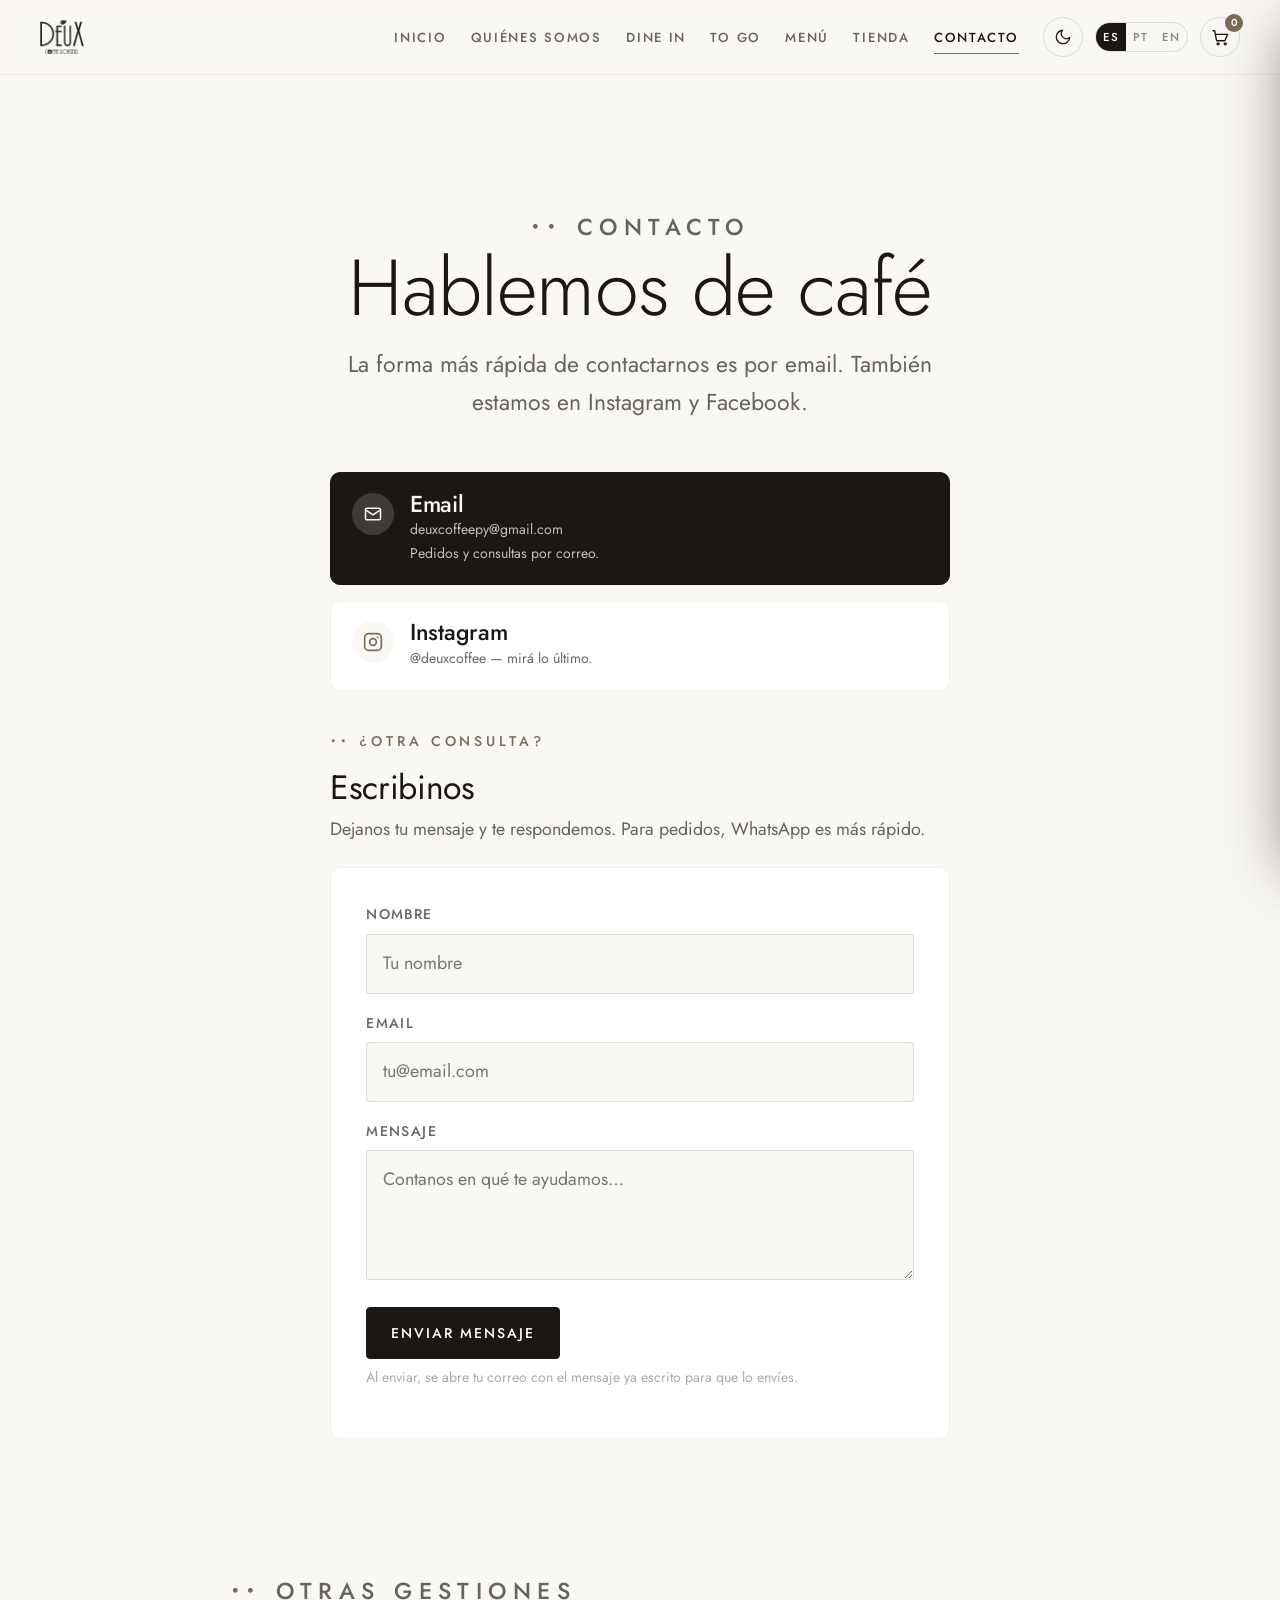
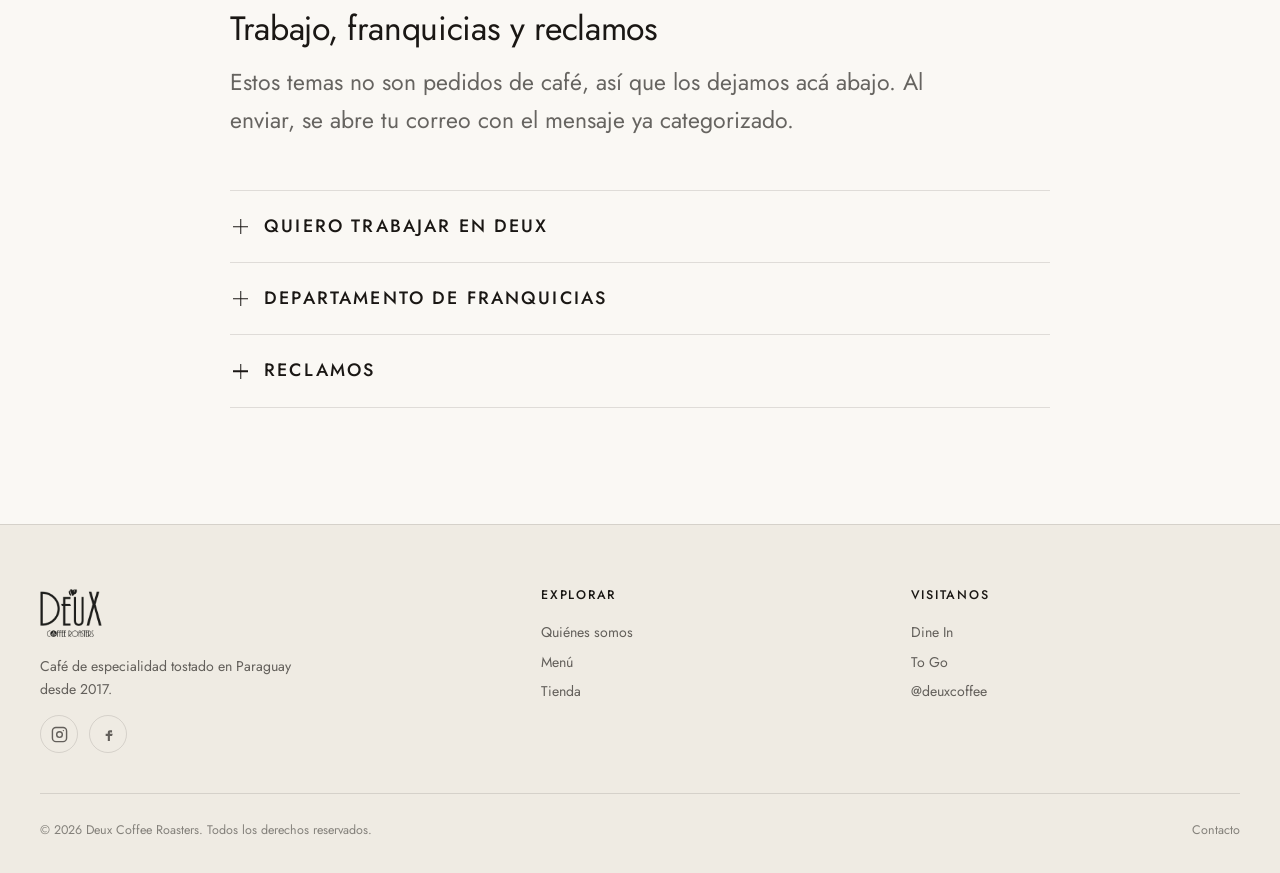
<file: contacto.html>
<!doctype html>
<html lang="es">
<head>
  <meta charset="utf-8">
  <script>try{if(localStorage.getItem('deux-theme')==='dark')document.documentElement.setAttribute('data-theme','dark')}catch(e){}</script>
  <meta name="viewport" content="width=device-width, initial-scale=1">
  <meta name="description" content="Contacto Deux Coffee Roasters: WhatsApp +595 973 853 007, Instagram @deuxcoffee. Escribinos para pedidos y consultas.">
  <title>Contacto — Deux Coffee Roasters</title>
  <link rel="icon" type="image/webp" href="assets/img/logo.webp">
  <link rel="preconnect" href="https://fonts.googleapis.com">
  <link rel="preconnect" href="https://fonts.gstatic.com" crossorigin>
  <link href="https://fonts.googleapis.com/css2?family=Jost:wght@300;400;500;600&display=swap" rel="stylesheet">
  <link rel="stylesheet" href="assets/css/styles.css">
</head>
<body data-title-key="title_contact">

  <header class="site-header">
    <div class="wrap site-header__bar">
      <a class="brand" href="index.html" aria-label="Deux Coffee Roasters — inicio">
        <img src="assets/img/logo.webp" alt="Deux Coffee Roasters" width="120" height="34">
      </a>
      <nav class="nav" id="nav" aria-label="Principal">
        <ul class="nav__list">
          <li><a class="nav__link" href="home.html" data-i18n="nav_home">Inicio</a></li>
          <li><a class="nav__link" href="quienes-somos.html" data-i18n="nav_about">Quiénes somos</a></li>
          <li><a class="nav__link" href="dine-in.html" data-i18n="nav_dinein">Dine In</a></li>
          <li><a class="nav__link" href="to-go.html" data-i18n="nav_togo">To Go</a></li>
          <li><a class="nav__link" href="menu.html" data-i18n="nav_menu">Menú</a></li>
          <li><a class="nav__link" href="tienda.html" data-i18n="nav_store">Tienda</a></li>
          <li><a class="nav__link" href="contacto.html" aria-current="page" data-i18n="nav_contact">Contacto</a></li>
        </ul>
      </nav>
      <div class="header-tools">
        <div class="lang" role="group" aria-label="Idioma / Language">
          <button class="lang__btn" type="button" data-lang="es" aria-pressed="true">ES</button>
          <button class="lang__btn" type="button" data-lang="pt" aria-pressed="false">PT</button>
          <button class="lang__btn" type="button" data-lang="en" aria-pressed="false">EN</button>
        </div>
      </div>
      <button class="nav-toggle" type="button" aria-label="Menú" aria-expanded="false" aria-controls="nav"><span></span></button>
    </div>
  </header>

  <main>
    <section class="section">
      <div class="wrap">
        <div class="section-head reveal" style="max-width:40rem;margin-inline:auto;text-align:center">
          <p class="eyebrow" data-i18n="contact_hero_eyebrow">Contacto</p>
          <h1 class="section-title" style="font-size:var(--h1);font-weight:300" data-i18n="contact_hero_title">Hablemos de café</h1>
          <p data-i18n="contact_hero_p">La forma más rápida de contactarnos es por WhatsApp. También estamos en Instagram y Facebook.</p>
        </div>

        <div class="contact-grid">
          <div class="contact-methods reveal">
            <a class="contact-card contact-card--wa" href="mailto:deuxcoffeepy@gmail.com">
              <span class="contact-card__ic"><svg viewBox="0 0 24 24" fill="none" stroke="currentColor" stroke-width="1.8" stroke-linecap="round" stroke-linejoin="round" aria-hidden="true"><rect x="3" y="5" width="18" height="14" rx="2"/><path d="m3 7 9 6 9-6"/></svg></span>
              <div><h3 data-i18n="contact_email_title">Email</h3><p data-i18n="contact_email_value">deuxcoffeepy@gmail.com</p><p data-i18n="contact_email_p">Pedidos y consultas por correo.</p></div>
            </a>
            <a class="contact-card" href="https://www.instagram.com/deuxcoffee/" target="_blank" rel="noopener">
              <span class="contact-card__ic"><svg viewBox="0 0 24 24" fill="none" stroke="currentColor" stroke-width="2" stroke-linecap="round" stroke-linejoin="round" aria-hidden="true"><rect x="2" y="2" width="20" height="20" rx="5"/><circle cx="12" cy="12" r="4"/><circle cx="17.5" cy="6.5" r="1" fill="currentColor" stroke="none"/></svg></span>
              <div><h3 data-i18n="contact_ig_title">Instagram</h3><p data-i18n="contact_ig_p">@deuxcoffee — mirá lo último.</p></div>
            </a>
          </div>

          <div class="reveal">
            <p class="eyebrow" data-i18n="contact_form_eyebrow">¿Otra consulta?</p>
            <h2 class="section-title" style="font-size:var(--step-2)" data-i18n="contact_form_title">Escribinos</h2>
            <p style="color:var(--ink-70);margin:.6rem 0 1.4rem" data-i18n="contact_form_p">Dejanos tu mensaje y te respondemos. Para pedidos, WhatsApp es más rápido.</p>
            <form class="form" id="contact-form" novalidate>
              <div class="field">
                <label for="cf-name" data-i18n="form_name">Nombre</label>
                <input id="cf-name" name="name" type="text" required data-i18n-attr="placeholder:form_ph_name" placeholder="Tu nombre" autocomplete="name">
              </div>
              <div class="field">
                <label for="cf-email" data-i18n="form_email">Email</label>
                <input id="cf-email" name="email" type="email" data-i18n-attr="placeholder:form_ph_email" placeholder="tu@email.com" autocomplete="email">
              </div>
              <div class="field">
                <label for="cf-msg" data-i18n="form_msg">Mensaje</label>
                <textarea id="cf-msg" name="message" required data-i18n-attr="placeholder:form_ph_msg" placeholder="Contanos en qué te ayudamos…"></textarea>
              </div>
              <button class="btn" type="submit" data-i18n="form_send">Enviar mensaje</button>
              <p class="form__note" data-i18n="form_note">Al enviar, se abre WhatsApp con tu mensaje ya escrito para que lo confirmes.</p>
            </form>
          </div>
        </div>
      </div>
    </section>

    <!-- Gestiones: trabajo / franquicias / reclamos -->
    <section class="section" style="padding-top:0">
      <div class="wrap wrap--narrow">
        <div class="section-head reveal">
          <p class="eyebrow" data-i18n="gest_eyebrow">Otras gestiones</p>
          <h2 class="section-title" style="font-size:var(--step-2)" data-i18n="gest_title">Trabajo, franquicias y reclamos</h2>
          <p data-i18n="gest_p">Estos temas no son pedidos de café, así que los dejamos acá abajo. Al enviar, se abre WhatsApp con tu mensaje ya categorizado.</p>
        </div>

        <div class="accordion reveal">
          <!-- Trabajo -->
          <div class="acc-item">
            <button class="acc-head" type="button" aria-expanded="false" aria-controls="acc-jobs">
              <span class="acc-plus" aria-hidden="true"></span>
              <span class="acc-title" data-i18n="acc_jobs_title">Quiero trabajar en Deux</span>
            </button>
            <div class="acc-panel" id="acc-jobs" role="region" aria-label="Quiero trabajar en Deux">
              <div class="acc-panel__inner"><div class="acc-panel__body">
                <p data-i18n="acc_jobs_p">Sumate al equipo. Contanos de vos y dejanos tu contacto; si hay una búsqueda abierta que encaje, te escribimos.</p>
                <form class="acc-form gestion-form" novalidate>
                  <div class="field"><label for="jobs-name" data-i18n="form_name">Nombre</label><input id="jobs-name" type="text" required data-i18n-attr="placeholder:form_ph_name" placeholder="Tu nombre" autocomplete="name"></div>
                  <div class="field"><label for="jobs-contact" data-i18n="form_contact">Email o teléfono</label><input id="jobs-contact" type="text" required data-i18n-attr="placeholder:form_ph_contact" placeholder="Cómo te contactamos"></div>
                  <div class="field field--full"><label for="jobs-position" data-i18n="form_position">Puesto de interés</label><input id="jobs-position" type="text" data-i18n-attr="placeholder:form_ph_position" placeholder="Barista, cocina, caja…"></div>
                  <div class="field field--full"><label for="jobs-msg" data-i18n="form_msg">Mensaje</label><textarea id="jobs-msg" required data-i18n-attr="placeholder:form_ph_msg" placeholder="Contanos en qué te ayudamos…"></textarea></div>
                  <button class="btn" type="submit" data-i18n="form_send">Enviar mensaje</button>
                </form>
              </div></div>
            </div>
          </div>

          <!-- Franquicias -->
          <div class="acc-item">
            <button class="acc-head" type="button" aria-expanded="false" aria-controls="acc-fran">
              <span class="acc-plus" aria-hidden="true"></span>
              <span class="acc-title" data-i18n="acc_fran_title">Departamento de franquicias</span>
            </button>
            <div class="acc-panel" id="acc-fran" role="region" aria-label="Departamento de franquicias">
              <div class="acc-panel__inner"><div class="acc-panel__body">
                <p data-i18n="acc_fran_p">¿Querés abrir un Deux en tu ciudad? Escribinos y te contamos cómo es el proceso de franquicia.</p>
                <form class="acc-form gestion-form" novalidate>
                  <div class="field"><label for="fran-name" data-i18n="form_name">Nombre</label><input id="fran-name" type="text" required data-i18n-attr="placeholder:form_ph_name" placeholder="Tu nombre" autocomplete="name"></div>
                  <div class="field"><label for="fran-contact" data-i18n="form_contact">Email o teléfono</label><input id="fran-contact" type="text" required data-i18n-attr="placeholder:form_ph_contact" placeholder="Cómo te contactamos"></div>
                  <div class="field field--full"><label for="fran-city" data-i18n="form_city">Ciudad</label><input id="fran-city" type="text" data-i18n-attr="placeholder:form_ph_city" placeholder="Tu ciudad"></div>
                  <div class="field field--full"><label for="fran-msg" data-i18n="form_msg">Mensaje</label><textarea id="fran-msg" required data-i18n-attr="placeholder:form_ph_msg" placeholder="Contanos en qué te ayudamos…"></textarea></div>
                  <button class="btn" type="submit" data-i18n="form_send">Enviar mensaje</button>
                </form>
              </div></div>
            </div>
          </div>

          <!-- Reclamos -->
          <div class="acc-item">
            <button class="acc-head" type="button" aria-expanded="false" aria-controls="acc-claims">
              <span class="acc-plus" aria-hidden="true"></span>
              <span class="acc-title" data-i18n="acc_claims_title">Reclamos</span>
            </button>
            <div class="acc-panel" id="acc-claims" role="region" aria-label="Reclamos">
              <div class="acc-panel__inner"><div class="acc-panel__body">
                <p data-i18n="acc_claims_p">¿Algo no salió como esperabas? Contanos qué pasó y en qué sucursal, y lo resolvemos.</p>
                <form class="acc-form gestion-form" novalidate>
                  <div class="field"><label for="claims-name" data-i18n="form_name">Nombre</label><input id="claims-name" type="text" required data-i18n-attr="placeholder:form_ph_name" placeholder="Tu nombre" autocomplete="name"></div>
                  <div class="field"><label for="claims-contact" data-i18n="form_contact">Email o teléfono</label><input id="claims-contact" type="text" required data-i18n-attr="placeholder:form_ph_contact" placeholder="Cómo te contactamos"></div>
                  <div class="field field--full"><label for="claims-branch" data-i18n="form_branch">Sucursal</label><input id="claims-branch" type="text" data-i18n-attr="placeholder:form_ph_branch" placeholder="¿En qué sucursal fue?"></div>
                  <div class="field field--full"><label for="claims-msg" data-i18n="form_msg">Mensaje</label><textarea id="claims-msg" required data-i18n-attr="placeholder:form_ph_msg" placeholder="Contanos en qué te ayudamos…"></textarea></div>
                  <button class="btn" type="submit" data-i18n="form_send">Enviar mensaje</button>
                </form>
              </div></div>
            </div>
          </div>
        </div>
      </div>
    </section>
  </main>

  <footer class="site-footer">
    <div class="wrap">
      <div class="footer-top">
        <div class="footer-brand">
          <img src="assets/img/logo.webp" alt="Deux Coffee Roasters" width="140" height="40">
          <p data-i18n="footer_tagline">Café de especialidad tostado en Paraguay desde 2017.</p>
          <div class="footer-social">
            <a href="https://www.instagram.com/deuxcoffee/" target="_blank" rel="noopener" aria-label="Instagram"><svg viewBox="0 0 24 24" fill="none" stroke="currentColor" stroke-width="2" stroke-linecap="round" stroke-linejoin="round" aria-hidden="true"><rect x="2" y="2" width="20" height="20" rx="5"/><circle cx="12" cy="12" r="4"/><circle cx="17.5" cy="6.5" r="1" fill="currentColor" stroke="none"/></svg></a>
            <a href="https://www.facebook.com/DeuxcoffeePY/" target="_blank" rel="noopener" aria-label="Facebook"><svg viewBox="0 0 24 24" fill="currentColor" aria-hidden="true"><path d="M14 9h3V6h-3c-1.7 0-3 1.3-3 3v2H8v3h3v7h3v-7h3l1-3h-4V9c0-.6.4-1 1-1z"/></svg></a>
          </div>
        </div>
        <nav class="footer-col" aria-label="Explorar">
          <h4 data-i18n="footer_explore">Explorar</h4>
          <a href="quienes-somos.html" data-i18n="nav_about">Quiénes somos</a>
          <a href="menu.html" data-i18n="nav_menu">Menú</a>
          <a href="tienda.html" data-i18n="nav_store">Tienda</a>
        </nav>
        <div class="footer-col">
          <h4 data-i18n="footer_visit">Visitanos</h4>
          <a href="dine-in.html" data-i18n="nav_dinein">Dine In</a>
          <a href="to-go.html" data-i18n="nav_togo">To Go</a>
          <a href="https://www.instagram.com/deuxcoffee/" target="_blank" rel="noopener">@deuxcoffee</a>
        </div>
      </div>
      <div class="footer-bottom">
        <span>© <span data-year>2026</span> Deux Coffee Roasters. <span data-i18n="footer_rights">Todos los derechos reservados.</span></span>
        <a href="contacto.html" data-i18n="nav_contact">Contacto</a>
      </div>
    </div>
  </footer>

  <script src="assets/js/data.js"></script>
  <script src="assets/js/i18n.js"></script>
  <script src="assets/js/main.js"></script>
</body>
</html>
</file>
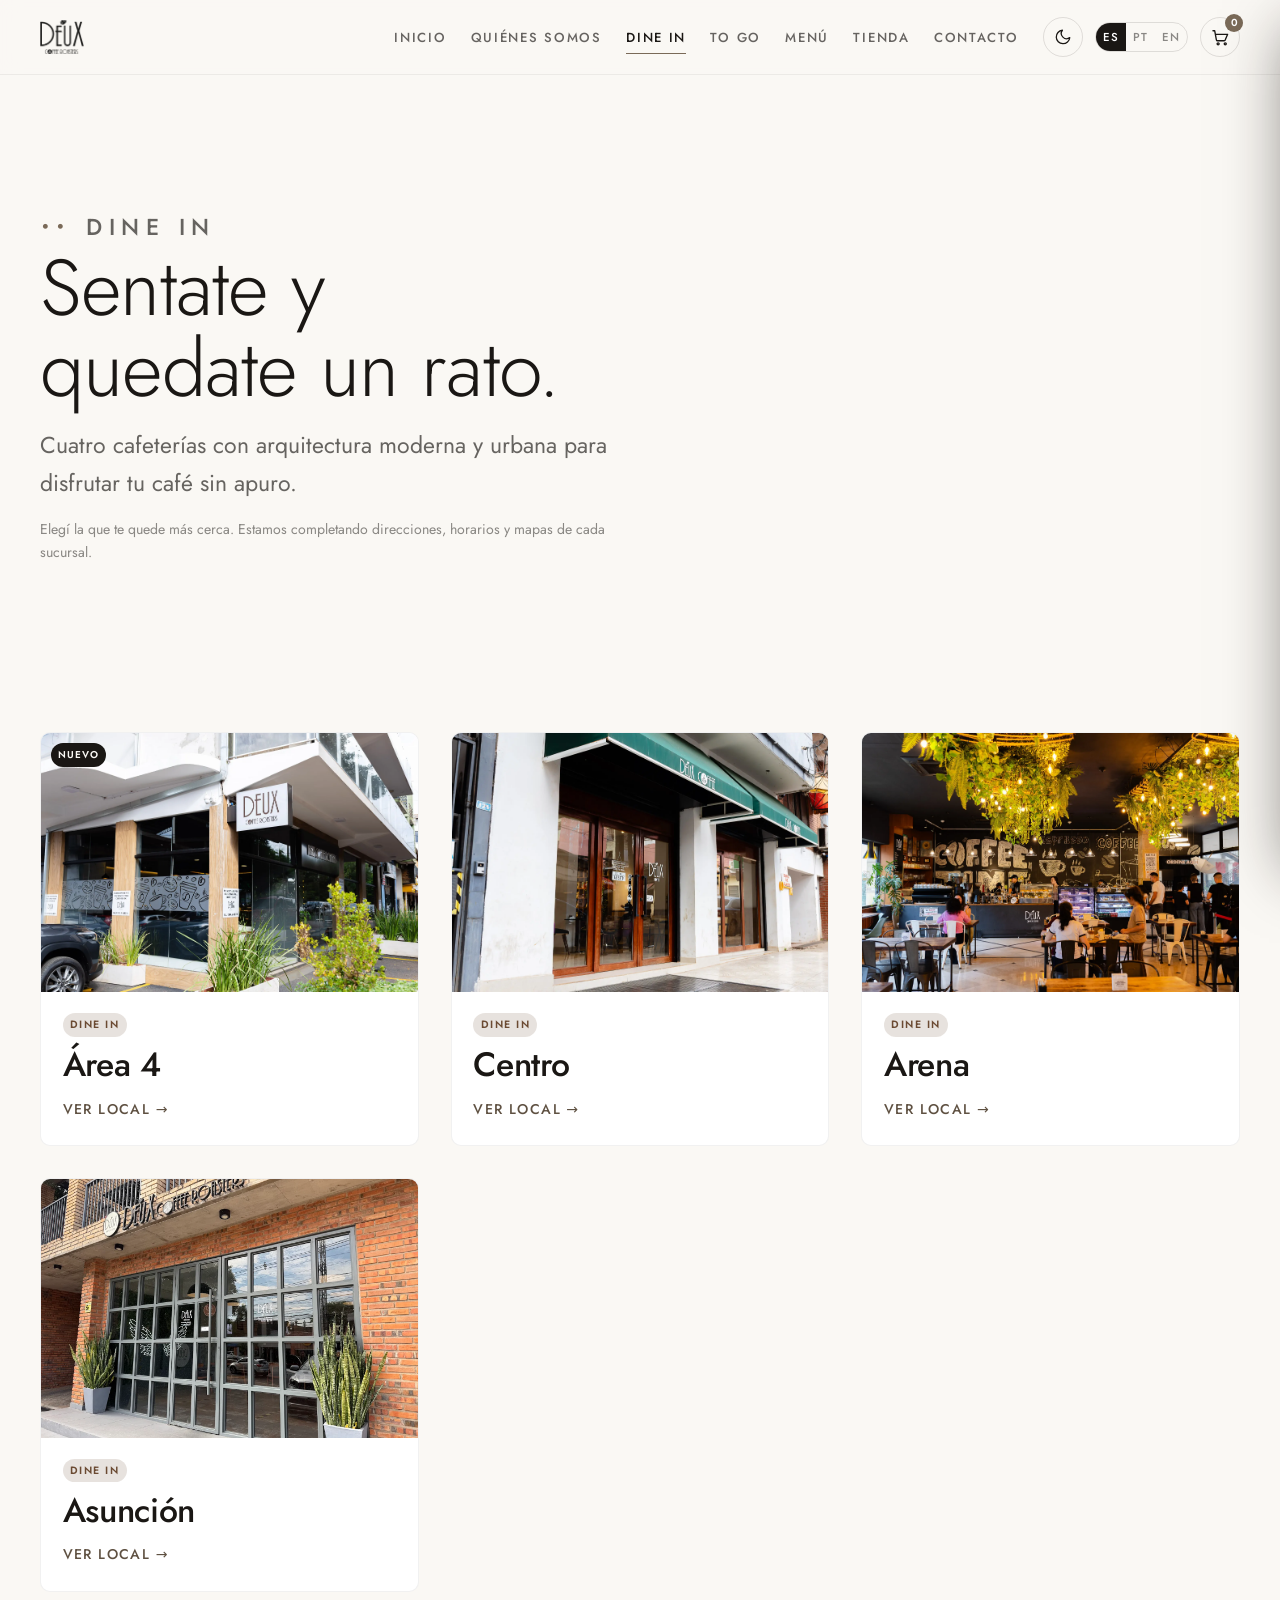
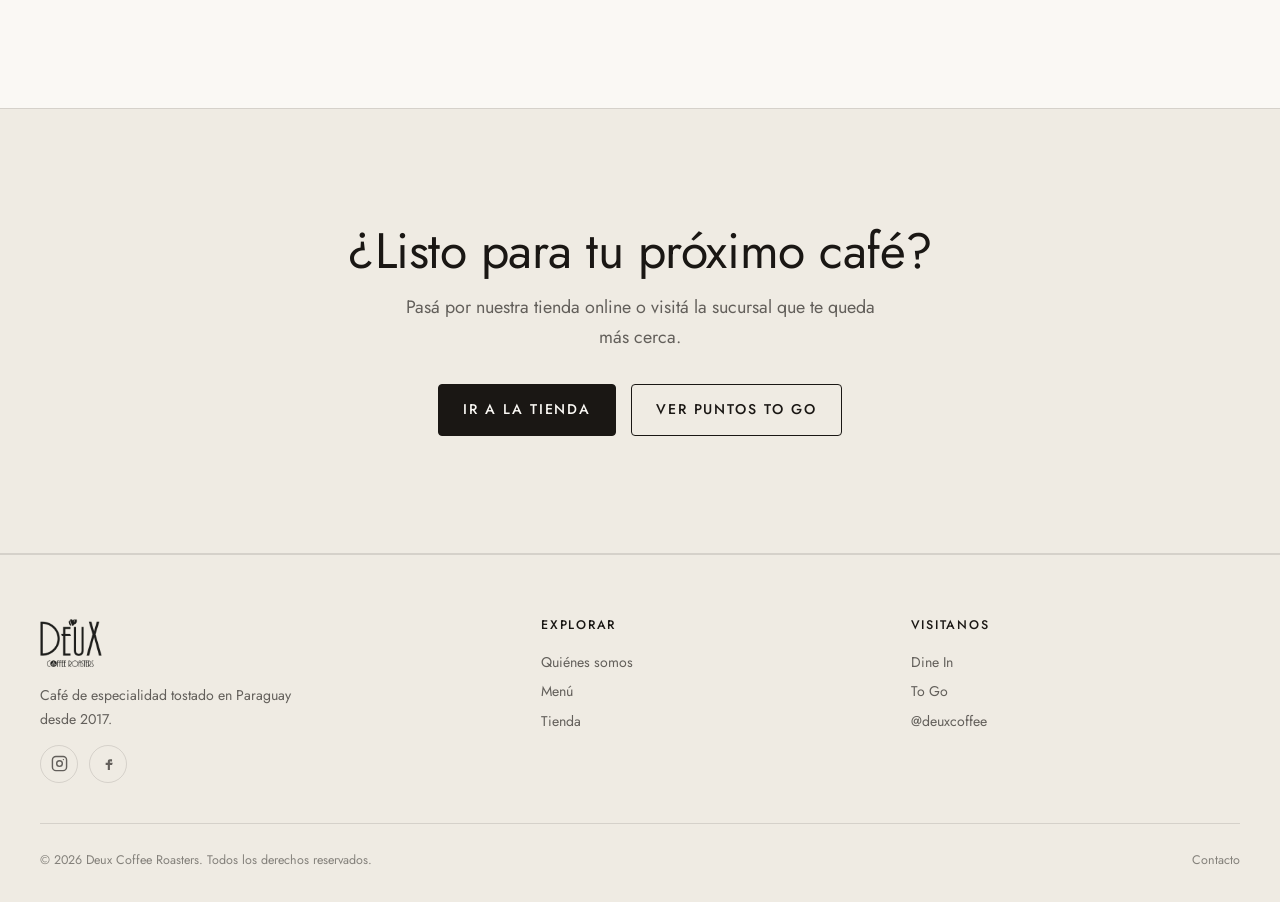
<file: dine-in.html>
<!doctype html>
<html lang="es">
<head>
  <meta charset="utf-8">
  <script>try{if(localStorage.getItem('deux-theme')==='dark')document.documentElement.setAttribute('data-theme','dark')}catch(e){}</script>
  <meta name="viewport" content="width=device-width, initial-scale=1">
  <meta name="description" content="Dine In — Nuestras cafeterías Deux Coffee Roasters: Área 4, Centro, Arena y Asunción. Espacios modernos para disfrutar tu café.">
  <title>Dine In — Nuestras cafeterías — Deux Coffee Roasters</title>
  <link rel="icon" type="image/webp" href="assets/img/logo.webp">
  <link rel="preconnect" href="https://fonts.googleapis.com">
  <link rel="preconnect" href="https://fonts.gstatic.com" crossorigin>
  <link href="https://fonts.googleapis.com/css2?family=Jost:wght@300;400;500;600&display=swap" rel="stylesheet">
  <link rel="stylesheet" href="assets/css/styles.css">
</head>
<body data-title-key="title_dinein">

  <header class="site-header">
    <div class="wrap site-header__bar">
      <a class="brand" href="index.html" aria-label="Deux Coffee Roasters — inicio">
        <img src="assets/img/logo.webp" alt="Deux Coffee Roasters" width="120" height="34">
      </a>
      <nav class="nav" id="nav" aria-label="Principal">
        <ul class="nav__list">
          <li><a class="nav__link" href="home.html" data-i18n="nav_home">Inicio</a></li>
          <li><a class="nav__link" href="quienes-somos.html" data-i18n="nav_about">Quiénes somos</a></li>
          <li><a class="nav__link" href="dine-in.html" aria-current="page" data-i18n="nav_dinein">Dine In</a></li>
          <li><a class="nav__link" href="to-go.html" data-i18n="nav_togo">To Go</a></li>
          <li><a class="nav__link" href="menu.html" data-i18n="nav_menu">Menú</a></li>
          <li><a class="nav__link" href="tienda.html" data-i18n="nav_store">Tienda</a></li>
          <li><a class="nav__link" href="contacto.html" data-i18n="nav_contact">Contacto</a></li>
        </ul>
      </nav>
      <div class="header-tools">
        <div class="lang" role="group" aria-label="Idioma / Language">
          <button class="lang__btn" type="button" data-lang="es" aria-pressed="true">ES</button>
          <button class="lang__btn" type="button" data-lang="pt" aria-pressed="false">PT</button>
          <button class="lang__btn" type="button" data-lang="en" aria-pressed="false">EN</button>
        </div>
      </div>
      <button class="nav-toggle" type="button" aria-label="Menú" aria-expanded="false" aria-controls="nav"><span></span></button>
    </div>
  </header>

  <main>
    <section class="section" style="padding-bottom:0">
      <div class="wrap">
        <div class="section-head reveal" style="max-width:38rem">
          <p class="eyebrow" data-i18n="dinein_hero_eyebrow">Dine In</p>
          <h1 class="section-title" style="font-size:var(--h1);font-weight:300" data-i18n="dinein_hero_title">Sentate y<br>quedate un rato.</h1>
          <p data-i18n="dinein_hero_p">Cuatro cafeterías con arquitectura moderna y urbana para disfrutar tu café sin apuro.</p>
          <p style="color:var(--ink-55);font-size:var(--step--1);margin-top:1rem" data-i18n="dinein_intro_p">Elegí la que te quede más cerca. Estamos completando direcciones, horarios y mapas de cada sucursal.</p>
        </div>
      </div>
    </section>

    <section class="section">
      <div class="wrap">
        <div class="branch-grid" id="dinein-root"><!-- render JS --></div>
      </div>
    </section>

    <section class="section cta-band">
      <div class="wrap reveal">
        <h2 class="section-title" data-i18n="home_cta_title">¿Listo para tu próximo café?</h2>
        <p data-i18n="home_cta_p">Pasá por nuestra tienda online o visitá la sucursal que te queda más cerca.</p>
        <div class="btn-row">
          <a class="btn btn--light" href="tienda.html" data-i18n="cta_view_store">Ir a la tienda</a>
          <a class="btn btn--ghost" style="color:#fff;border-color:rgba(255,255,255,.6)" href="to-go.html" data-i18n="cta_see_togo">Ver puntos To Go</a>
        </div>
      </div>
    </section>
  </main>

  <footer class="site-footer">
    <div class="wrap">
      <div class="footer-top">
        <div class="footer-brand">
          <img src="assets/img/logo.webp" alt="Deux Coffee Roasters" width="140" height="40">
          <p data-i18n="footer_tagline">Café de especialidad tostado en Paraguay desde 2017.</p>
          <div class="footer-social">
            <a href="https://www.instagram.com/deuxcoffee/" target="_blank" rel="noopener" aria-label="Instagram"><svg viewBox="0 0 24 24" fill="none" stroke="currentColor" stroke-width="2" stroke-linecap="round" stroke-linejoin="round" aria-hidden="true"><rect x="2" y="2" width="20" height="20" rx="5"/><circle cx="12" cy="12" r="4"/><circle cx="17.5" cy="6.5" r="1" fill="currentColor" stroke="none"/></svg></a>
            <a href="https://www.facebook.com/DeuxcoffeePY/" target="_blank" rel="noopener" aria-label="Facebook"><svg viewBox="0 0 24 24" fill="currentColor" aria-hidden="true"><path d="M14 9h3V6h-3c-1.7 0-3 1.3-3 3v2H8v3h3v7h3v-7h3l1-3h-4V9c0-.6.4-1 1-1z"/></svg></a>
          </div>
        </div>
        <nav class="footer-col" aria-label="Explorar">
          <h4 data-i18n="footer_explore">Explorar</h4>
          <a href="quienes-somos.html" data-i18n="nav_about">Quiénes somos</a>
          <a href="menu.html" data-i18n="nav_menu">Menú</a>
          <a href="tienda.html" data-i18n="nav_store">Tienda</a>
        </nav>
        <div class="footer-col">
          <h4 data-i18n="footer_visit">Visitanos</h4>
          <a href="dine-in.html" data-i18n="nav_dinein">Dine In</a>
          <a href="to-go.html" data-i18n="nav_togo">To Go</a>
          <a href="https://www.instagram.com/deuxcoffee/" target="_blank" rel="noopener">@deuxcoffee</a>
        </div>
      </div>
      <div class="footer-bottom">
        <span>© <span data-year>2026</span> Deux Coffee Roasters. <span data-i18n="footer_rights">Todos los derechos reservados.</span></span>
        <a href="contacto.html" data-i18n="nav_contact">Contacto</a>
      </div>
    </div>
  </footer>

  <script src="assets/js/data.js"></script>
  <script src="assets/js/i18n.js"></script>
  <script src="assets/js/main.js"></script>
</body>
</html>
</file>
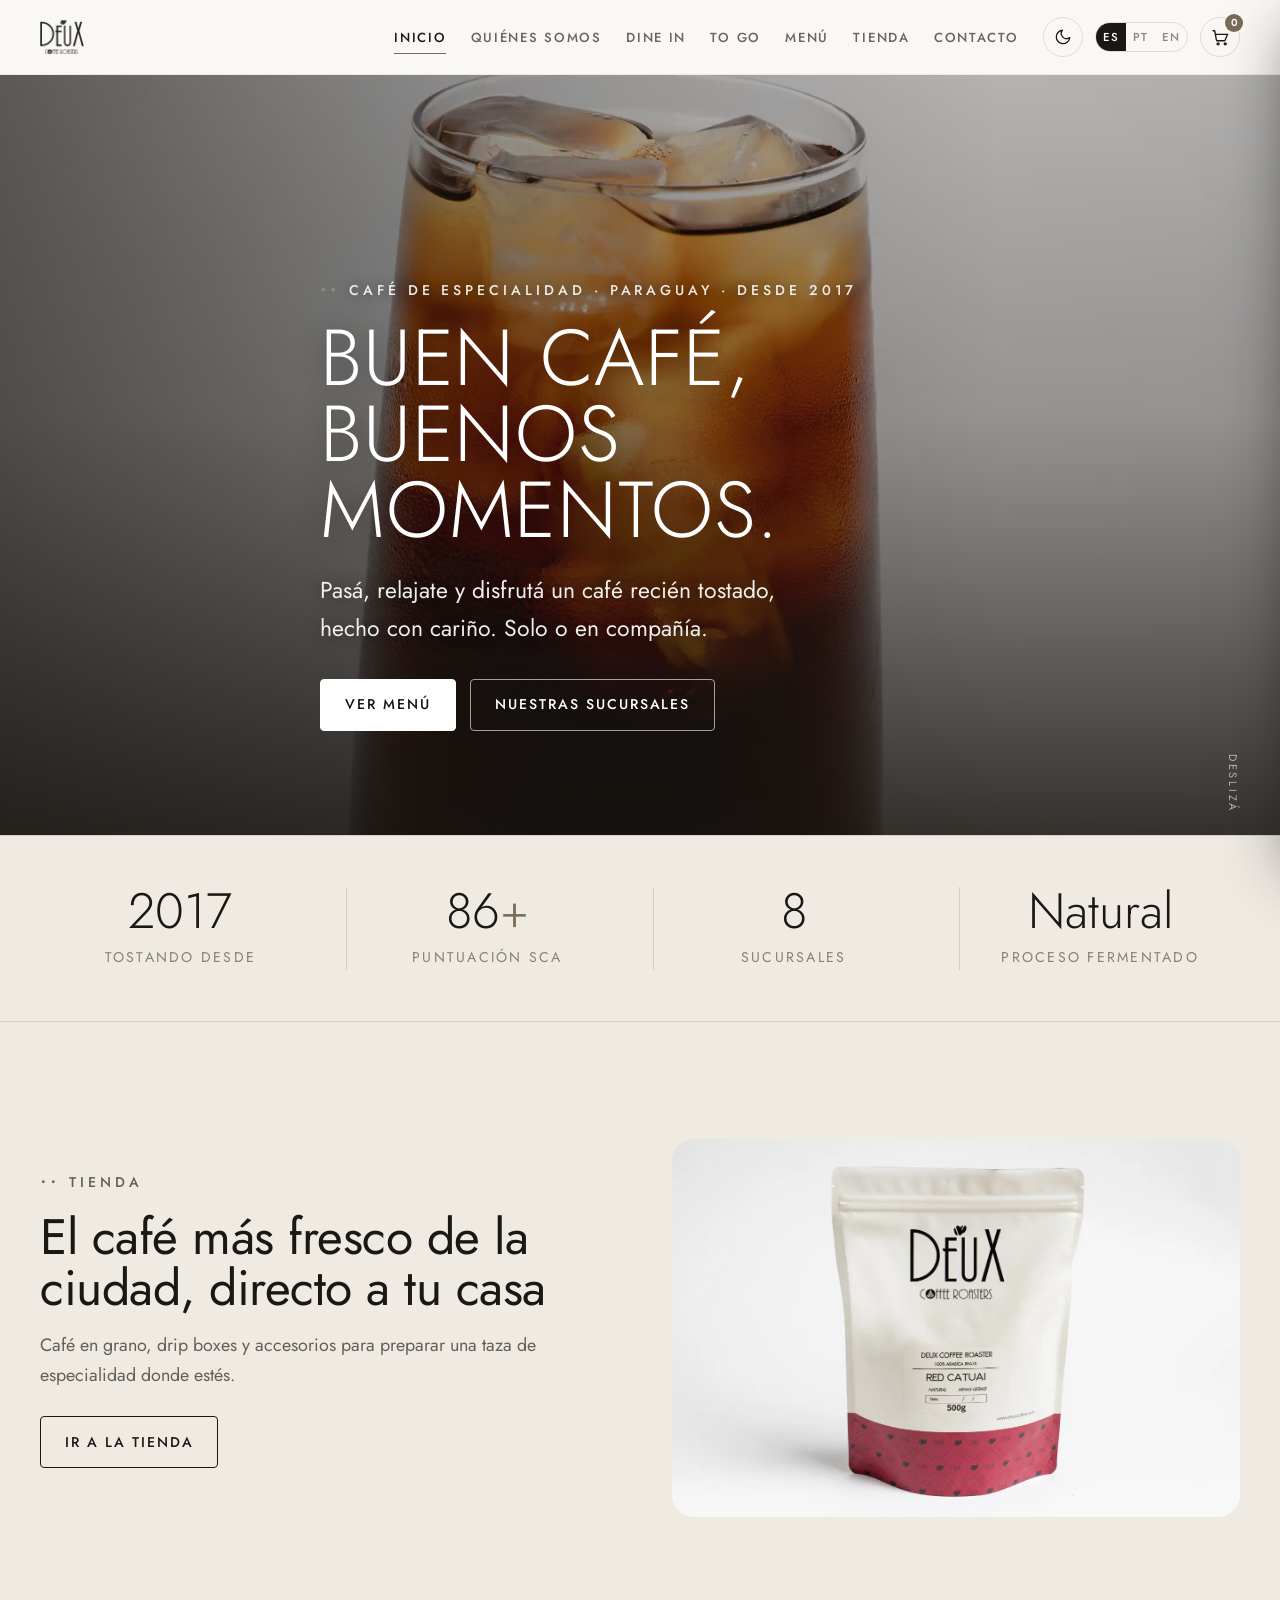
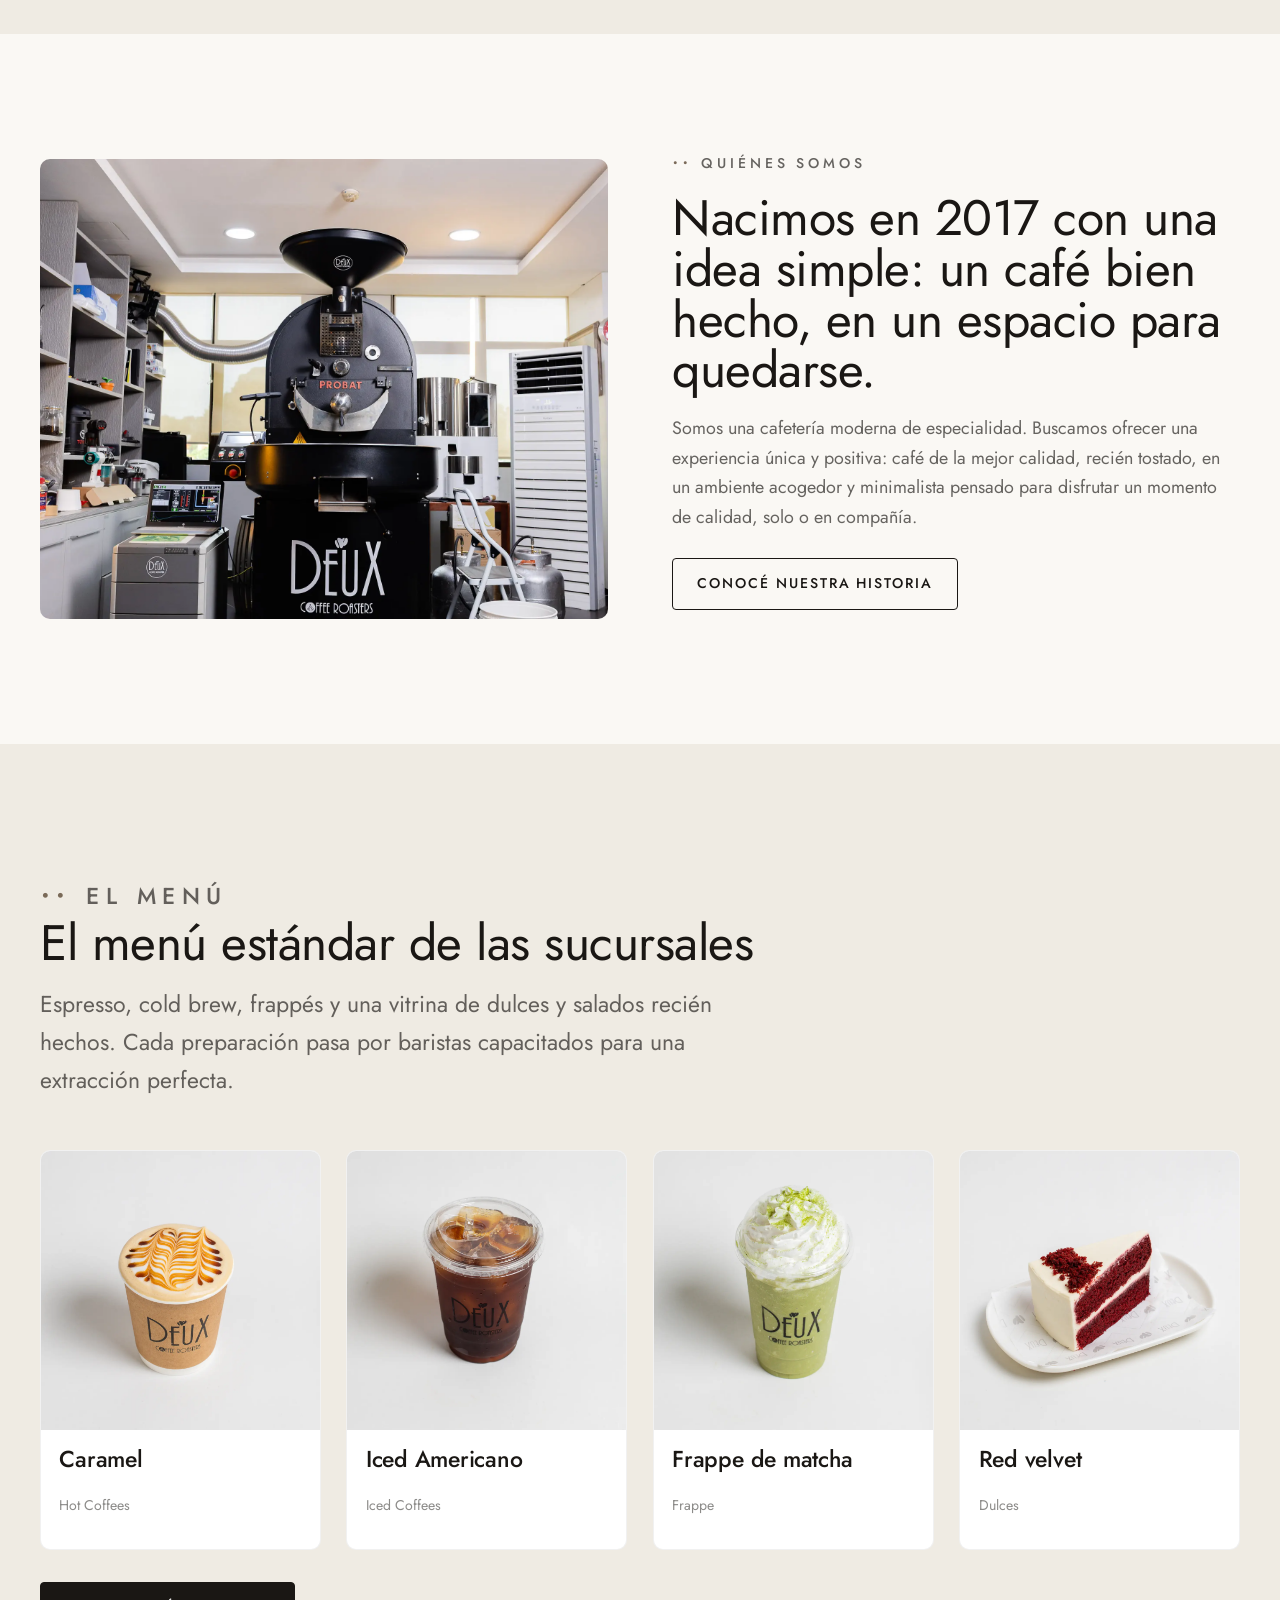
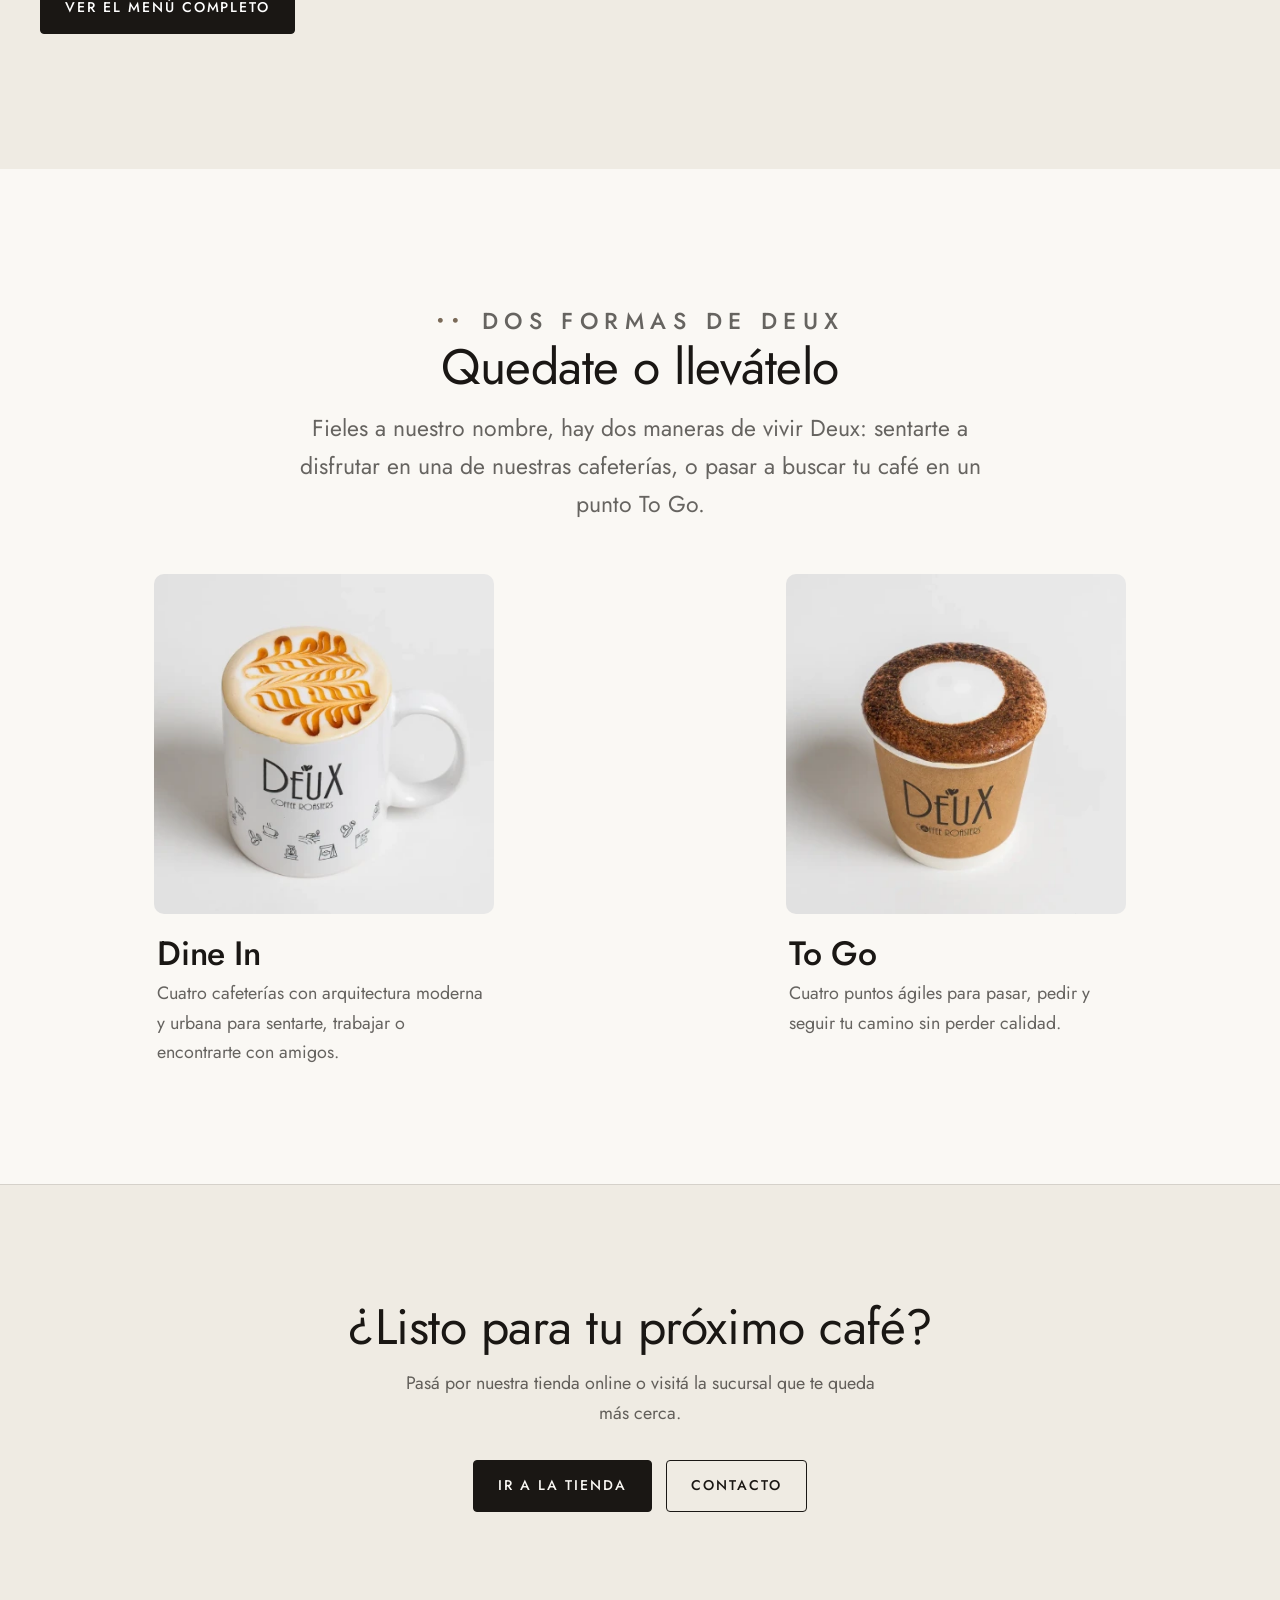
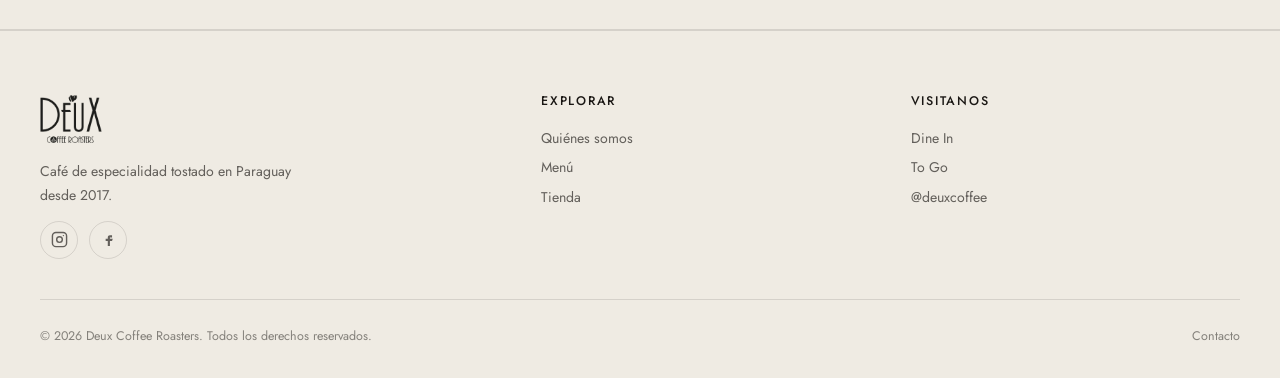
<file: home.html>
<!doctype html>
<html lang="es">
<head>
  <meta charset="utf-8">
  <script>try{if(localStorage.getItem('deux-theme')==='dark')document.documentElement.setAttribute('data-theme','dark')}catch(e){}</script>
  <meta name="viewport" content="width=device-width, initial-scale=1">
  <meta name="description" content="Deux Coffee Roasters — café de especialidad tostado en Paraguay desde 2017. Granos Arábica, cosecha manual, puntuación SCA 86+.">
  <title>Deux Coffee Roasters — Café de especialidad tostado en Paraguay</title>
  <link rel="icon" type="image/webp" href="assets/img/logo.webp">
  <link rel="preconnect" href="https://fonts.googleapis.com">
  <link rel="preconnect" href="https://fonts.gstatic.com" crossorigin>
  <link href="https://fonts.googleapis.com/css2?family=Jost:wght@300;400;500;600&display=swap" rel="stylesheet">
  <link rel="stylesheet" href="assets/css/styles.css">
</head>
<body data-title-key="title_home">

  <!-- ===== Header ===== -->
  <header class="site-header">
    <div class="wrap site-header__bar">
      <a class="brand" href="index.html" aria-label="Deux Coffee Roasters — inicio">
        <img src="assets/img/logo.webp" alt="Deux Coffee Roasters" width="120" height="34">
      </a>
      <nav class="nav" id="nav" aria-label="Principal">
        <ul class="nav__list">
          <li><a class="nav__link" href="home.html" aria-current="page" data-i18n="nav_home">Inicio</a></li>
          <li><a class="nav__link" href="quienes-somos.html" data-i18n="nav_about">Quiénes somos</a></li>
          <li><a class="nav__link" href="dine-in.html" data-i18n="nav_dinein">Dine In</a></li>
          <li><a class="nav__link" href="to-go.html" data-i18n="nav_togo">To Go</a></li>
          <li><a class="nav__link" href="menu.html" data-i18n="nav_menu">Menú</a></li>
          <li><a class="nav__link" href="tienda.html" data-i18n="nav_store">Tienda</a></li>
          <li><a class="nav__link" href="contacto.html" data-i18n="nav_contact">Contacto</a></li>
        </ul>
      </nav>
      <div class="header-tools">
        <div class="lang" role="group" aria-label="Idioma / Language">
          <button class="lang__btn" type="button" data-lang="es" aria-pressed="true">ES</button>
          <button class="lang__btn" type="button" data-lang="pt" aria-pressed="false">PT</button>
          <button class="lang__btn" type="button" data-lang="en" aria-pressed="false">EN</button>
        </div>
      </div>
      <button class="nav-toggle" type="button" aria-label="Menú" aria-expanded="false" aria-controls="nav"><span></span></button>
    </div>
  </header>

  <main>
    <!-- ===== Hero ===== -->
    <section class="hero">
      <div class="hero__media">
        <img src="assets/img/cold-brew.webp" alt="Cold brew de Deux servido con hielo sobre fondo claro" width="1300" height="2000" fetchpriority="high">
      </div>
      <div class="wrap hero__inner">
        <p class="eyebrow" data-i18n="hero_eyebrow">Café de especialidad · Paraguay · desde 2017</p>
        <h1 class="hero__title" data-i18n="hero_title">Buen café,<br>buenos momentos.</h1>
        <p class="hero__sub" data-i18n="hero_sub">Pasá, relajate y disfrutá un café recién tostado, hecho con cariño. Solo o en compañía.</p>
        <div class="hero__cta">
          <a class="btn btn--light" href="menu.html" data-i18n="cta_see_menu">Ver menú</a>
          <a class="btn btn--ghost" style="color:#fff;border-color:rgba(255,255,255,.6)" href="dine-in.html" data-i18n="cta_branches">Nuestras sucursales</a>
        </div>
      </div>
      <span class="hero__scroll" data-i18n="hero_scroll">Deslizá</span>
    </section>

    <!-- ===== Facts ===== -->
    <section class="facts">
      <div class="wrap facts__grid">
        <div class="fact reveal"><div class="fact__num" data-i18n="fact_year_num">2017</div><span class="fact__label" data-i18n="fact_year_label">Tostando desde</span></div>
        <div class="fact reveal"><div class="fact__num" data-i18n="fact_sca_num">86<span>+</span></div><span class="fact__label" data-i18n="fact_sca_label">Puntuación SCA</span></div>
        <div class="fact reveal"><div class="fact__num" data-i18n="fact_branches_num">8</div><span class="fact__label" data-i18n="fact_branches_label">Sucursales</span></div>
        <div class="fact reveal"><div class="fact__num" data-i18n="fact_process_num">Natural</div><span class="fact__label" data-i18n="fact_process_label">Proceso fermentado</span></div>
      </div>
    </section>

    <!-- ===== Tienda preview (arriba de Quiénes somos) ===== -->
    <section class="section" style="background:var(--paper-2)">
      <div class="wrap split split--reverse">
        <div class="split__media split__media--product reveal">
          <img src="assets/img/store-red-catuai-500.webp" alt="Café Red Catuai en grano de Deux, el más vendido" width="1280" height="1920" loading="lazy">
        </div>
        <div class="split__body reveal">
          <p class="eyebrow" data-i18n="home_store_eyebrow">Tienda</p>
          <h2 class="section-title" data-i18n="home_store_title">El café más fresco de la ciudad, directo a tu casa</h2>
          <p data-i18n="home_store_p">Café en grano, drip boxes y accesorios para preparar una taza de especialidad donde estés.</p>
          <p style="margin-top:1.6rem"><a class="btn btn--ghost" href="tienda.html" data-i18n="cta_view_store">Ir a la tienda</a></p>
        </div>
      </div>
    </section>

    <!-- ===== Intro / Quiénes somos ===== -->
    <section class="section">
      <div class="wrap split">
        <div class="split__media split__media--tall reveal">
          <img src="assets/img/200A3941.webp" alt="Interior del obrador de Deux con la tostadora Probat" width="1200" height="800" loading="lazy">
        </div>
        <div class="split__body reveal">
          <p class="eyebrow" data-i18n="home_intro_eyebrow">Quiénes somos</p>
          <h2 class="section-title" data-i18n="home_intro_title">Nacimos en 2017 con una idea simple: un café bien hecho, en un espacio para quedarse.</h2>
          <p data-i18n="home_intro_p">Somos una cafetería moderna de especialidad. Buscamos ofrecer una experiencia única y positiva: café de la mejor calidad, recién tostado, en un ambiente acogedor y minimalista pensado para disfrutar un momento de calidad, solo o en compañía.</p>
          <p style="margin-top:1.6rem"><a class="btn btn--ghost" href="quienes-somos.html" data-i18n="home_intro_link">Conocé nuestra historia</a></p>
        </div>
      </div>
    </section>

    <!-- ===== Menú preview ===== -->
    <section class="section" style="background:var(--paper-2)">
      <div class="wrap">
        <div class="section-head reveal">
          <p class="eyebrow" data-i18n="home_menu_eyebrow">El menú</p>
          <h2 class="section-title" data-i18n="home_menu_title">El menú estándar de las sucursales</h2>
          <p data-i18n="home_menu_p">Espresso, cold brew, frappés y una vitrina de dulces y salados recién hechos. Cada preparación pasa por baristas capacitados para una extracción perfecta.</p>
        </div>
        <div class="menu-grid">
          <article class="card reveal"><div class="card__media"><img src="assets/img/togo2.webp" alt="Latte caliente con arte latte de caramelo" loading="lazy" width="600" height="600"></div><div class="card__body"><h3 class="card__name">Caramel</h3><p class="card__desc" style="color:var(--ink-55)" data-i18n="cat_hot">Hot Coffees</p></div></article>
          <article class="card reveal"><div class="card__media"><img src="assets/img/togo1.webp" alt="Iced americano de Deux con hielo" loading="lazy" width="600" height="600"></div><div class="card__body"><h3 class="card__name">Iced Americano</h3><p class="card__desc" style="color:var(--ink-55)" data-i18n="cat_iced">Iced Coffees</p></div></article>
          <article class="card reveal"><div class="card__media"><img src="assets/img/togo4.webp" alt="Frappe de matcha con crema" loading="lazy" width="600" height="600"></div><div class="card__body"><h3 class="card__name">Frappe de matcha</h3><p class="card__desc" style="color:var(--ink-55)" data-i18n="cat_frappe">Frappe</p></div></article>
          <article class="card reveal"><div class="card__media"><img src="assets/img/redvelvet.webp" alt="Porción de torta red velvet" loading="lazy" width="600" height="600"></div><div class="card__body"><h3 class="card__name">Red velvet</h3><p class="card__desc" style="color:var(--ink-55)" data-i18n="cat_dulces">Dulces</p></div></article>
        </div>
        <p style="margin-top:2rem" class="reveal"><a class="btn" href="menu.html" data-i18n="cta_view_menu_full">Ver el menú completo</a></p>
      </div>
    </section>

    <!-- ===== Dos formas: Dine In / To Go ===== -->
    <section class="section">
      <div class="wrap">
        <div class="section-head section-head--center reveal">
          <p class="eyebrow eyebrow--center" data-i18n="home_modes_eyebrow">Dos formas de Deux</p>
          <h2 class="section-title" data-i18n="home_modes_title">Quedate o llevátelo</h2>
          <p data-i18n="home_modes_p">Fieles a nuestro nombre, hay dos maneras de vivir Deux: sentarte a disfrutar en una de nuestras cafeterías, o pasar a buscar tu café en un punto To Go.</p>
        </div>
        <div class="split" style="align-items:stretch">
          <a class="split__media split__media--cup reveal" href="dine-in.html" style="display:block">
            <img src="assets/img/home-dinein.webp" alt="Latte servido en taza de Deux para disfrutar en el local" width="560" height="560" loading="lazy">
            <div style="padding:1.4rem .2rem 0">
              <h3 style="font-family:var(--font-heading);font-size:var(--step-2);font-weight:500" data-i18n="mode_dinein_title">Dine In</h3>
              <p style="color:var(--ink-70);margin:.5rem 0 0" data-i18n="mode_dinein_p">Cuatro cafeterías con arquitectura moderna y urbana para sentarte, trabajar o encontrarte con amigos.</p>
            </div>
          </a>
          <a class="split__media split__media--cup reveal" href="to-go.html" style="display:block">
            <img src="assets/img/home-togo.webp" alt="Cappuccino servido en vaso para llevar" width="560" height="560" loading="lazy">
            <div style="padding:1.4rem .2rem 0">
              <h3 style="font-family:var(--font-heading);font-size:var(--step-2);font-weight:500" data-i18n="mode_togo_title">To Go</h3>
              <p style="color:var(--ink-70);margin:.5rem 0 0" data-i18n="mode_togo_p">Cuatro puntos ágiles para pasar, pedir y seguir tu camino sin perder calidad.</p>
            </div>
          </a>
        </div>
      </div>
    </section>

    <!-- ===== CTA band ===== -->
    <section class="section cta-band">
      <div class="wrap reveal">
        <h2 class="section-title" data-i18n="home_cta_title">¿Listo para tu próximo café?</h2>
        <p data-i18n="home_cta_p">Pasá por nuestra tienda online o visitá la sucursal que te queda más cerca.</p>
        <div class="btn-row">
          <a class="btn btn--light" href="tienda.html" data-i18n="cta_view_store">Ir a la tienda</a>
          <a class="btn btn--ghost" style="color:#fff;border-color:rgba(255,255,255,.6)" href="contacto.html" data-i18n="nav_contact">Contacto</a>
        </div>
      </div>
    </section>
  </main>

  <!-- ===== Footer ===== -->
  <footer class="site-footer">
    <div class="wrap">
      <div class="footer-top">
        <div class="footer-brand">
          <img src="assets/img/logo.webp" alt="Deux Coffee Roasters" width="140" height="40">
          <p data-i18n="footer_tagline">Café de especialidad tostado en Paraguay desde 2017.</p>
          <div class="footer-social">
            <a href="https://www.instagram.com/deuxcoffee/" target="_blank" rel="noopener" aria-label="Instagram"><svg viewBox="0 0 24 24" fill="none" stroke="currentColor" stroke-width="2" stroke-linecap="round" stroke-linejoin="round" aria-hidden="true"><rect x="2" y="2" width="20" height="20" rx="5"/><circle cx="12" cy="12" r="4"/><circle cx="17.5" cy="6.5" r="1" fill="currentColor" stroke="none"/></svg></a>
            <a href="https://www.facebook.com/DeuxcoffeePY/" target="_blank" rel="noopener" aria-label="Facebook"><svg viewBox="0 0 24 24" fill="currentColor" aria-hidden="true"><path d="M14 9h3V6h-3c-1.7 0-3 1.3-3 3v2H8v3h3v7h3v-7h3l1-3h-4V9c0-.6.4-1 1-1z"/></svg></a>
          </div>
        </div>
        <nav class="footer-col" aria-label="Explorar">
          <h4 data-i18n="footer_explore">Explorar</h4>
          <a href="quienes-somos.html" data-i18n="nav_about">Quiénes somos</a>
          <a href="menu.html" data-i18n="nav_menu">Menú</a>
          <a href="tienda.html" data-i18n="nav_store">Tienda</a>
        </nav>
        <div class="footer-col">
          <h4 data-i18n="footer_visit">Visitanos</h4>
          <a href="dine-in.html" data-i18n="nav_dinein">Dine In</a>
          <a href="to-go.html" data-i18n="nav_togo">To Go</a>
          <a href="https://www.instagram.com/deuxcoffee/" target="_blank" rel="noopener">@deuxcoffee</a>
        </div>
      </div>
      <div class="footer-bottom">
        <span>© <span data-year>2026</span> Deux Coffee Roasters. <span data-i18n="footer_rights">Todos los derechos reservados.</span></span>
        <a href="contacto.html" data-i18n="nav_contact">Contacto</a>
      </div>
    </div>
  </footer>

  <script src="assets/js/data.js"></script>
  <script src="assets/js/i18n.js"></script>
  <script src="assets/js/main.js"></script>
</body>
</html>
</file>
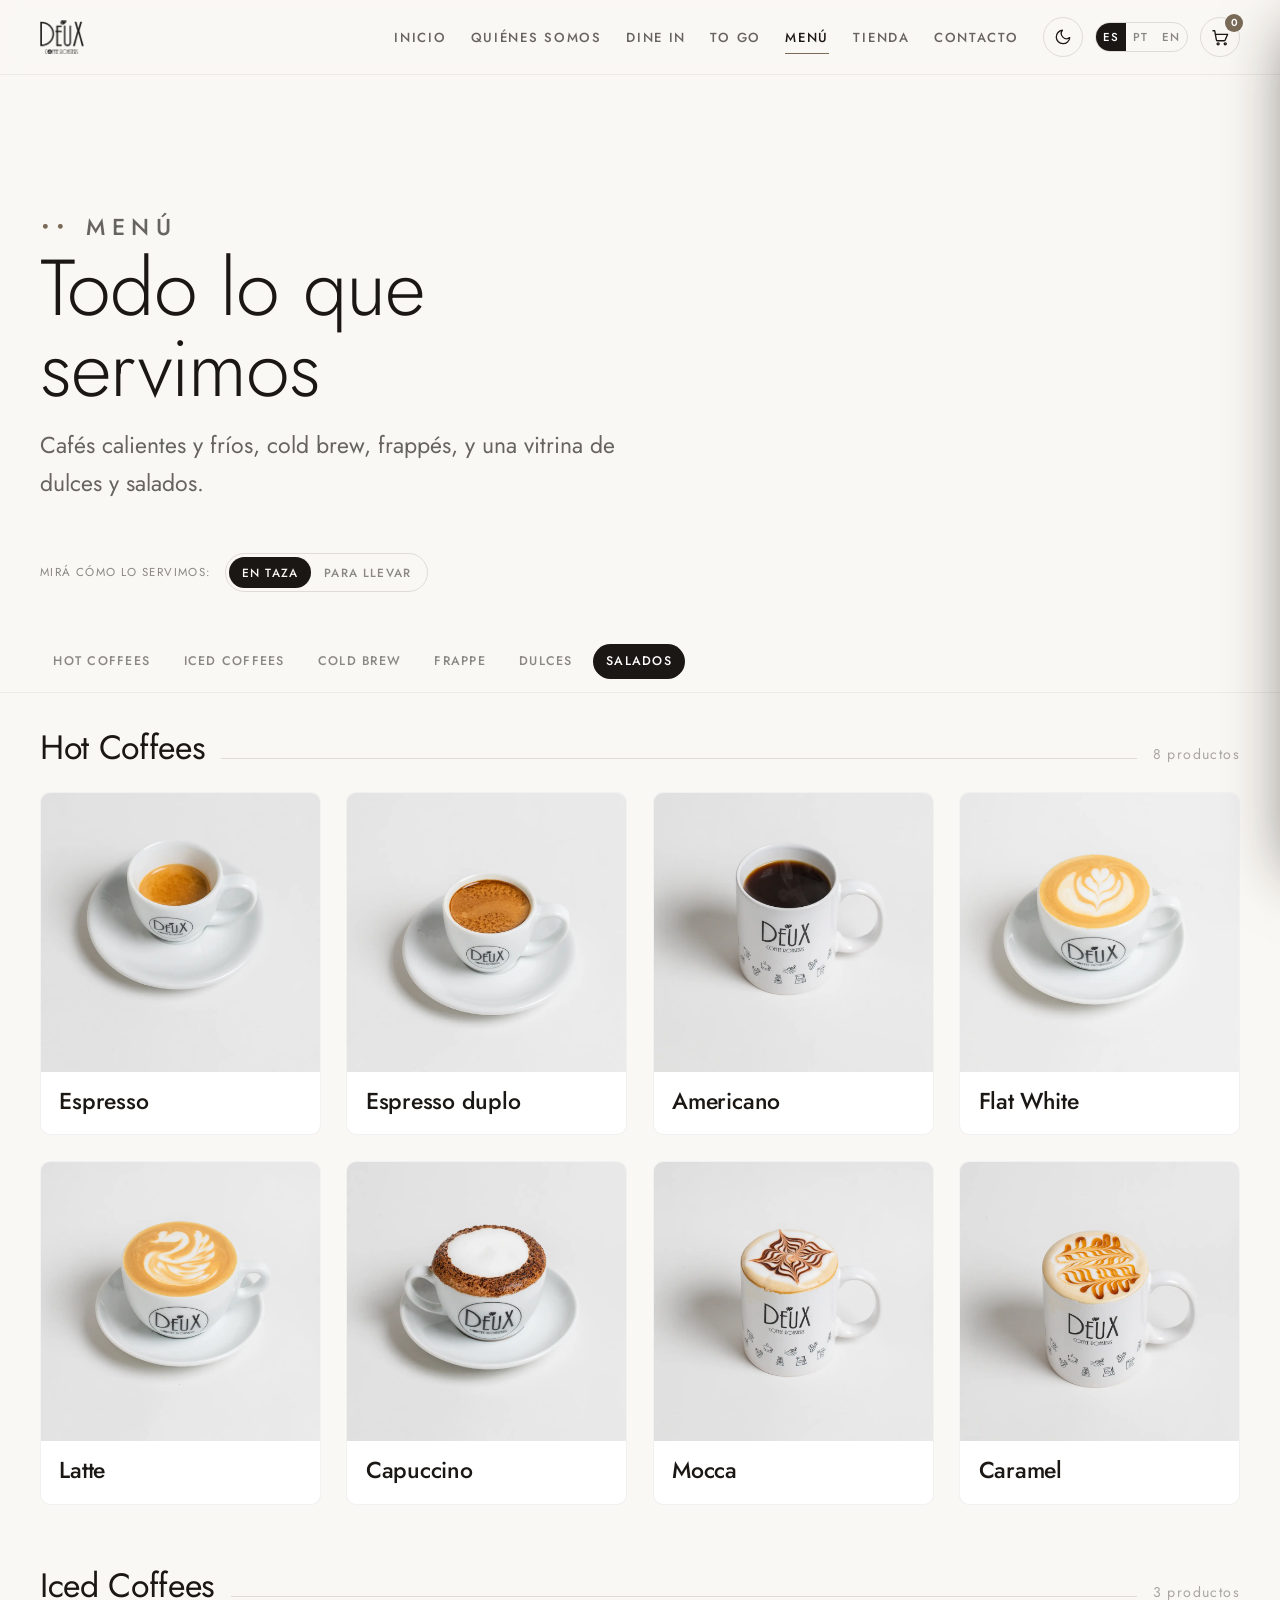
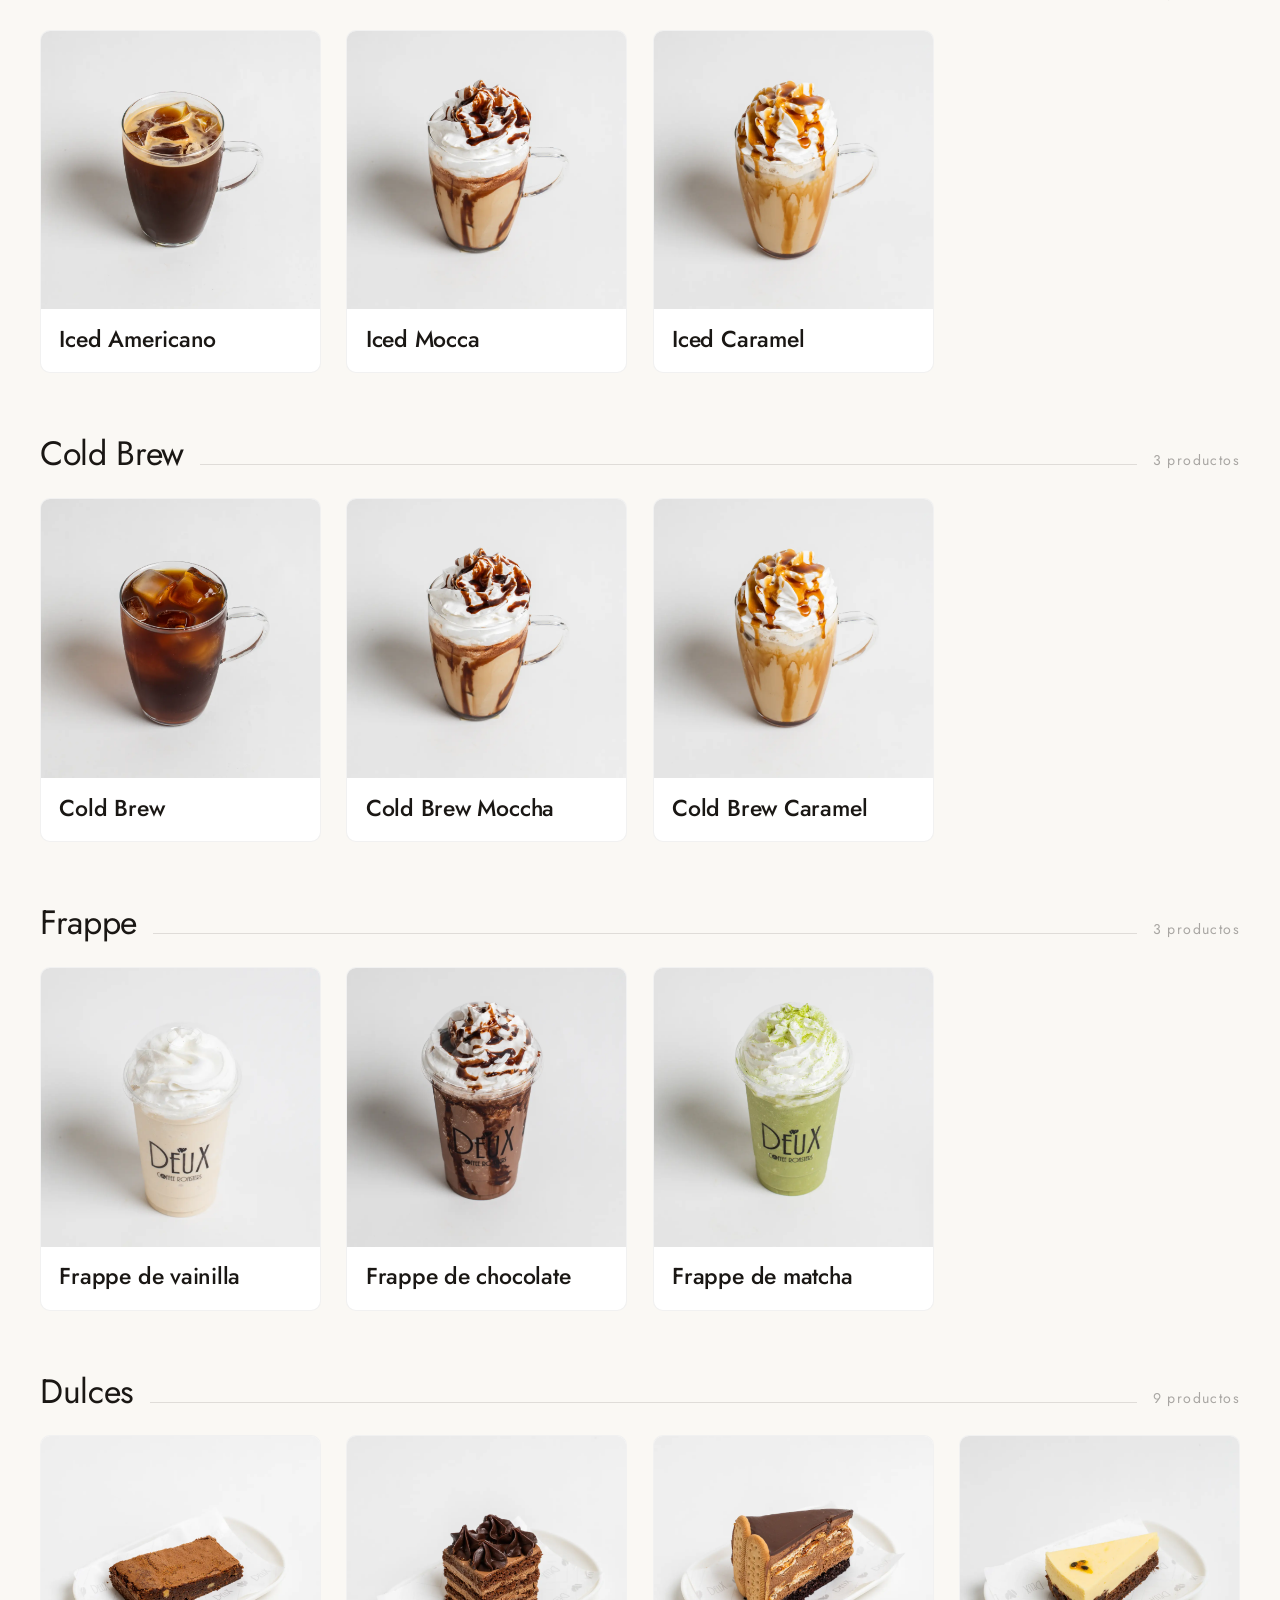
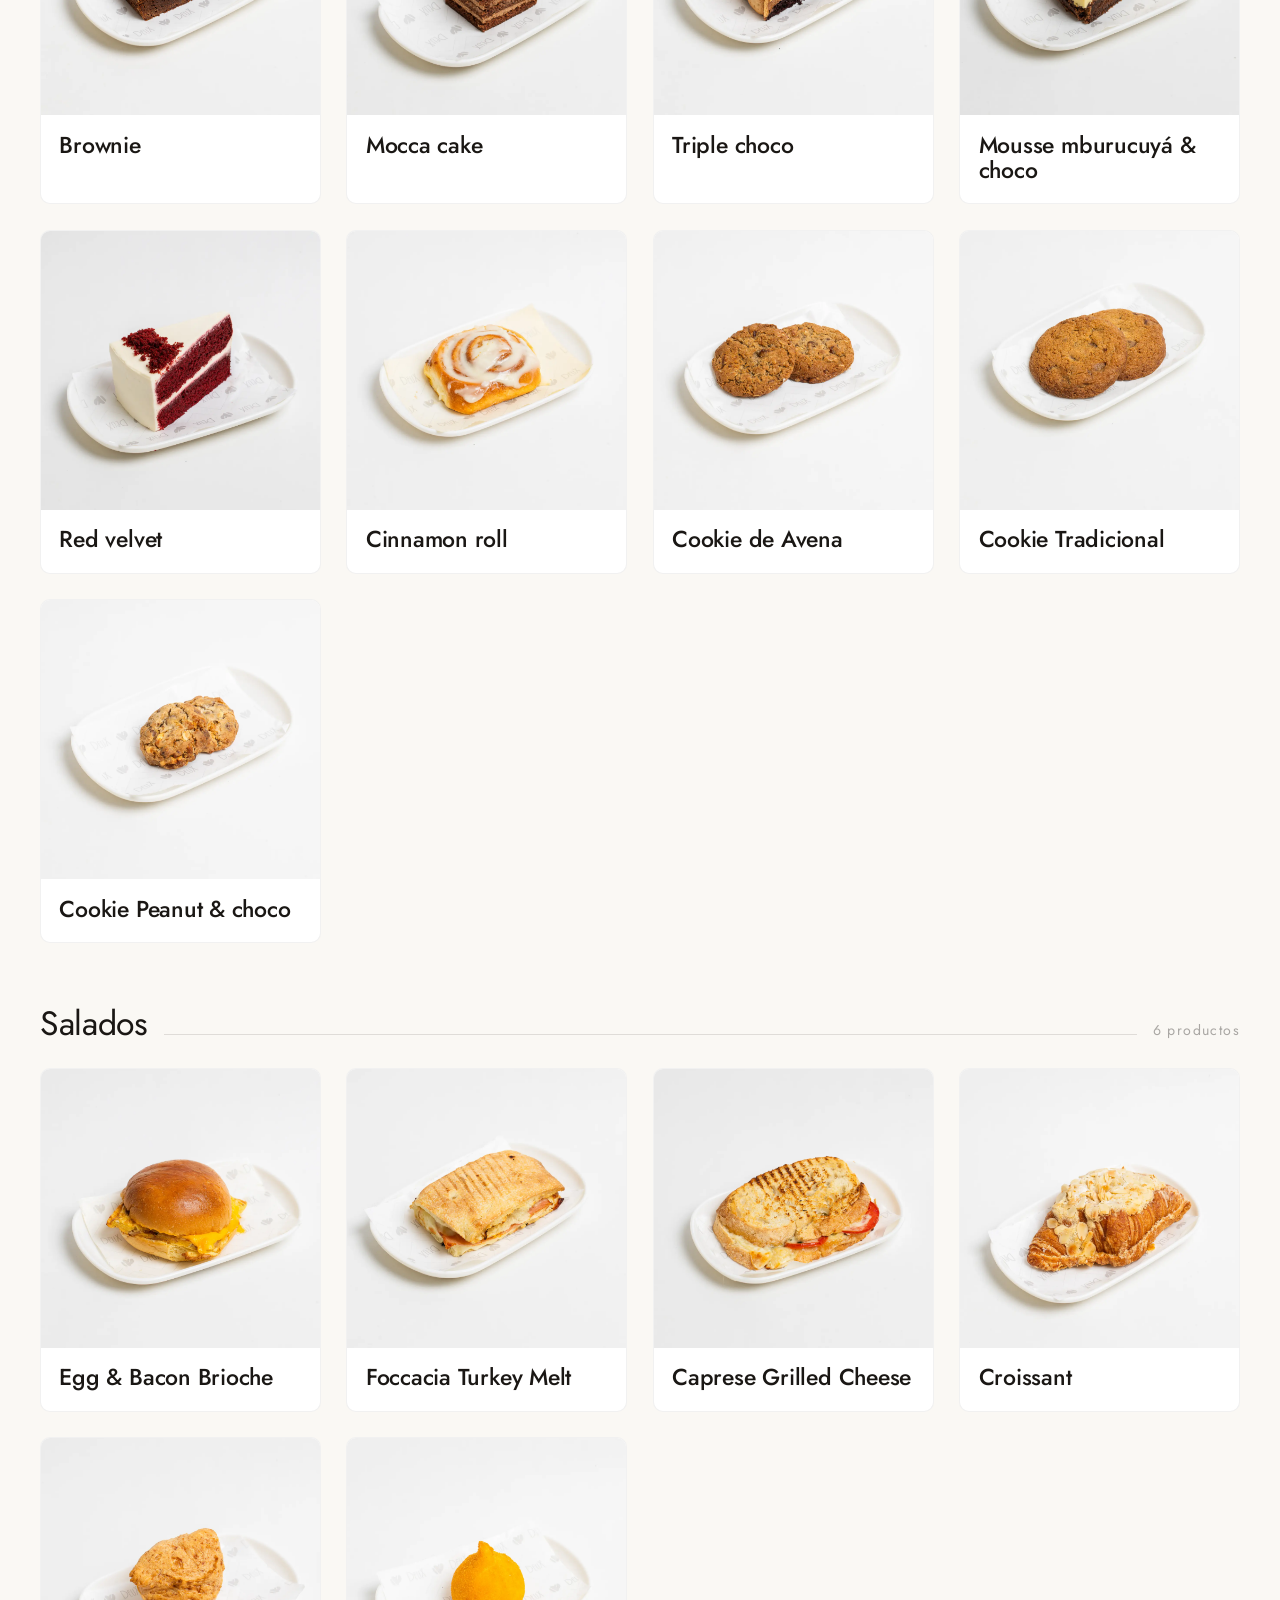
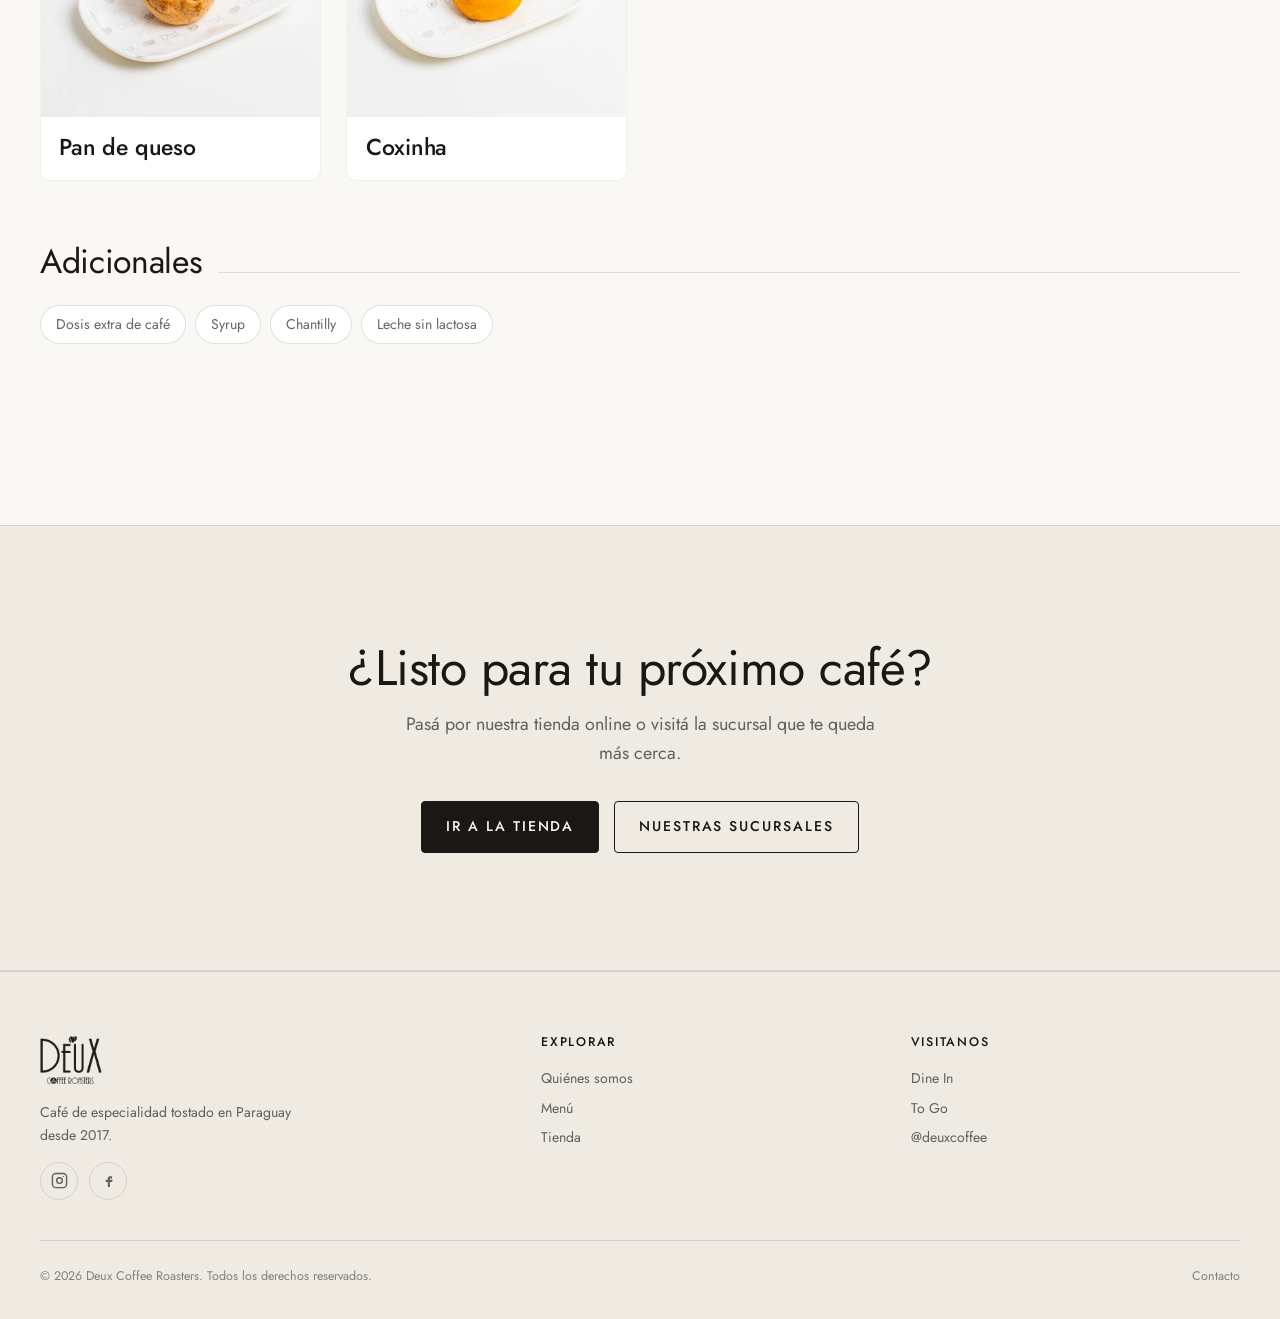
<file: menu.html>
<!doctype html>
<html lang="es">
<head>
  <meta charset="utf-8">
  <script>try{if(localStorage.getItem('deux-theme')==='dark')document.documentElement.setAttribute('data-theme','dark')}catch(e){}</script>
  <meta name="viewport" content="width=device-width, initial-scale=1">
  <meta name="description" content="Menú de Deux Coffee Roasters: hot coffees, iced coffees, cold brew, frappés, dulces, salados y más. Café de especialidad recién tostado.">
  <title>Menú — Deux Coffee Roasters</title>
  <link rel="icon" type="image/webp" href="assets/img/logo.webp">
  <link rel="preconnect" href="https://fonts.googleapis.com">
  <link rel="preconnect" href="https://fonts.gstatic.com" crossorigin>
  <link href="https://fonts.googleapis.com/css2?family=Jost:wght@300;400;500;600&display=swap" rel="stylesheet">
  <link rel="stylesheet" href="assets/css/styles.css">
</head>
<body data-title-key="title_menu">

  <header class="site-header">
    <div class="wrap site-header__bar">
      <a class="brand" href="index.html" aria-label="Deux Coffee Roasters — inicio">
        <img src="assets/img/logo.webp" alt="Deux Coffee Roasters" width="120" height="34">
      </a>
      <nav class="nav" id="nav" aria-label="Principal">
        <ul class="nav__list">
          <li><a class="nav__link" href="home.html" data-i18n="nav_home">Inicio</a></li>
          <li><a class="nav__link" href="quienes-somos.html" data-i18n="nav_about">Quiénes somos</a></li>
          <li><a class="nav__link" href="dine-in.html" data-i18n="nav_dinein">Dine In</a></li>
          <li><a class="nav__link" href="to-go.html" data-i18n="nav_togo">To Go</a></li>
          <li><a class="nav__link" href="menu.html" aria-current="page" data-i18n="nav_menu">Menú</a></li>
          <li><a class="nav__link" href="tienda.html" data-i18n="nav_store">Tienda</a></li>
          <li><a class="nav__link" href="contacto.html" data-i18n="nav_contact">Contacto</a></li>
        </ul>
      </nav>
      <div class="header-tools">
        <div class="lang" role="group" aria-label="Idioma / Language">
          <button class="lang__btn" type="button" data-lang="es" aria-pressed="true">ES</button>
          <button class="lang__btn" type="button" data-lang="pt" aria-pressed="false">PT</button>
          <button class="lang__btn" type="button" data-lang="en" aria-pressed="false">EN</button>
        </div>
      </div>
      <button class="nav-toggle" type="button" aria-label="Menú" aria-expanded="false" aria-controls="nav"><span></span></button>
    </div>
  </header>

  <main>
    <section class="section" style="padding-bottom:clamp(1.5rem,3vw,2.5rem)">
      <div class="wrap">
        <div class="section-head reveal" style="max-width:40rem">
          <p class="eyebrow" data-i18n="menu_hero_eyebrow">Menú</p>
          <h1 class="section-title" style="font-size:var(--h1);font-weight:300" data-i18n="menu_hero_title">Todo lo que servimos</h1>
          <p data-i18n="menu_hero_p">Cafés calientes y fríos, cold brew, frappés, y una vitrina de dulces y salados.</p>
        </div>
        <div class="menu-serving" id="menu-serving"></div>
      </div>
    </section>

    <div class="menu-tabbar">
      <div class="wrap"><div class="menu-tabs" id="menu-tabs" role="tablist" aria-label="Categorías del menú"></div></div>
    </div>

    <section class="section" style="padding-top:0">
      <div class="wrap" id="menu-root"><!-- render JS --></div>
    </section>

    <section class="section cta-band">
      <div class="wrap reveal">
        <h2 class="section-title" data-i18n="home_cta_title">¿Listo para tu próximo café?</h2>
        <p data-i18n="home_cta_p">Pasá por nuestra tienda online o visitá la sucursal que te queda más cerca.</p>
        <div class="btn-row">
          <a class="btn btn--light" href="tienda.html" data-i18n="cta_view_store">Ir a la tienda</a>
          <a class="btn btn--ghost" style="color:#fff;border-color:rgba(255,255,255,.6)" href="dine-in.html" data-i18n="cta_branches">Nuestras sucursales</a>
        </div>
      </div>
    </section>
  </main>

  <footer class="site-footer">
    <div class="wrap">
      <div class="footer-top">
        <div class="footer-brand">
          <img src="assets/img/logo.webp" alt="Deux Coffee Roasters" width="140" height="40">
          <p data-i18n="footer_tagline">Café de especialidad tostado en Paraguay desde 2017.</p>
          <div class="footer-social">
            <a href="https://www.instagram.com/deuxcoffee/" target="_blank" rel="noopener" aria-label="Instagram"><svg viewBox="0 0 24 24" fill="none" stroke="currentColor" stroke-width="2" stroke-linecap="round" stroke-linejoin="round" aria-hidden="true"><rect x="2" y="2" width="20" height="20" rx="5"/><circle cx="12" cy="12" r="4"/><circle cx="17.5" cy="6.5" r="1" fill="currentColor" stroke="none"/></svg></a>
            <a href="https://www.facebook.com/DeuxcoffeePY/" target="_blank" rel="noopener" aria-label="Facebook"><svg viewBox="0 0 24 24" fill="currentColor" aria-hidden="true"><path d="M14 9h3V6h-3c-1.7 0-3 1.3-3 3v2H8v3h3v7h3v-7h3l1-3h-4V9c0-.6.4-1 1-1z"/></svg></a>
          </div>
        </div>
        <nav class="footer-col" aria-label="Explorar">
          <h4 data-i18n="footer_explore">Explorar</h4>
          <a href="quienes-somos.html" data-i18n="nav_about">Quiénes somos</a>
          <a href="menu.html" data-i18n="nav_menu">Menú</a>
          <a href="tienda.html" data-i18n="nav_store">Tienda</a>
        </nav>
        <div class="footer-col">
          <h4 data-i18n="footer_visit">Visitanos</h4>
          <a href="dine-in.html" data-i18n="nav_dinein">Dine In</a>
          <a href="to-go.html" data-i18n="nav_togo">To Go</a>
          <a href="https://www.instagram.com/deuxcoffee/" target="_blank" rel="noopener">@deuxcoffee</a>
        </div>
      </div>
      <div class="footer-bottom">
        <span>© <span data-year>2026</span> Deux Coffee Roasters. <span data-i18n="footer_rights">Todos los derechos reservados.</span></span>
        <a href="contacto.html" data-i18n="nav_contact">Contacto</a>
      </div>
    </div>
  </footer>

  <script src="assets/js/data.js"></script>
  <script src="assets/js/i18n.js"></script>
  <script src="assets/js/main.js"></script>
</body>
</html>
</file>
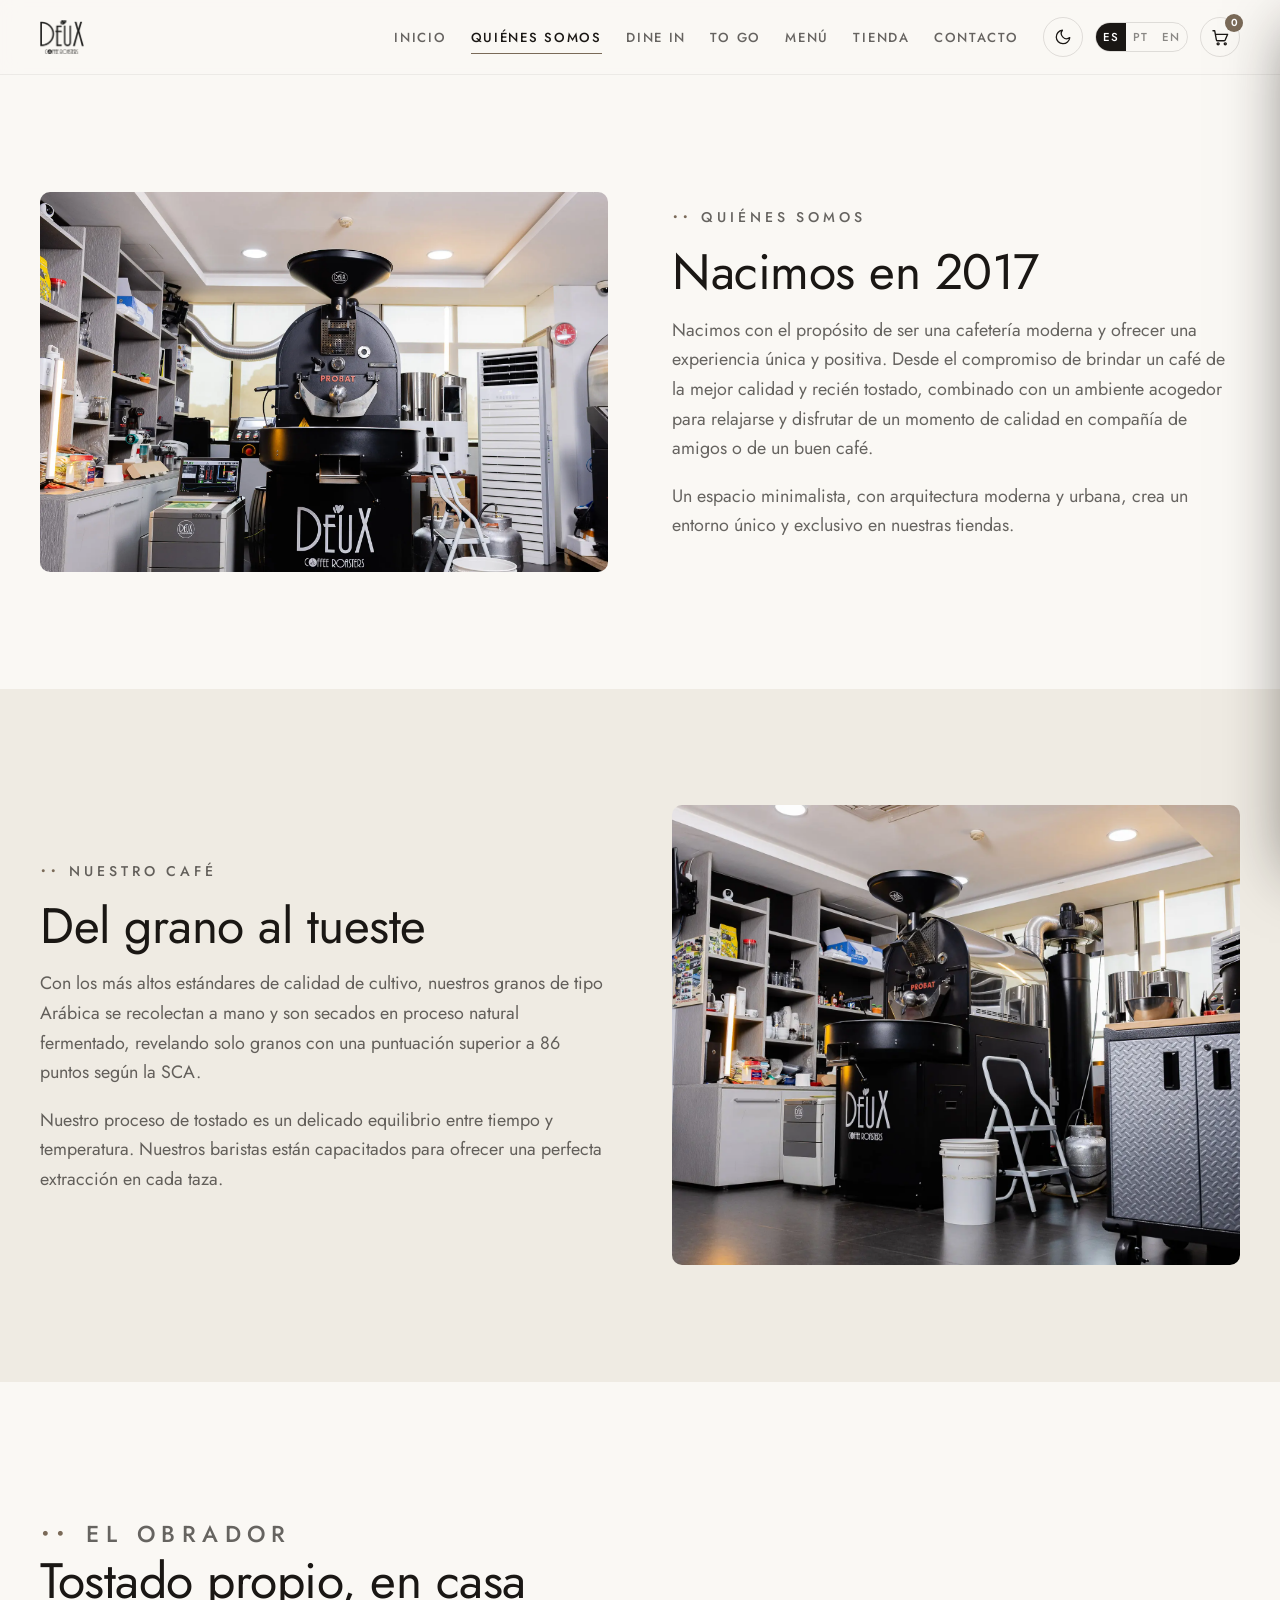
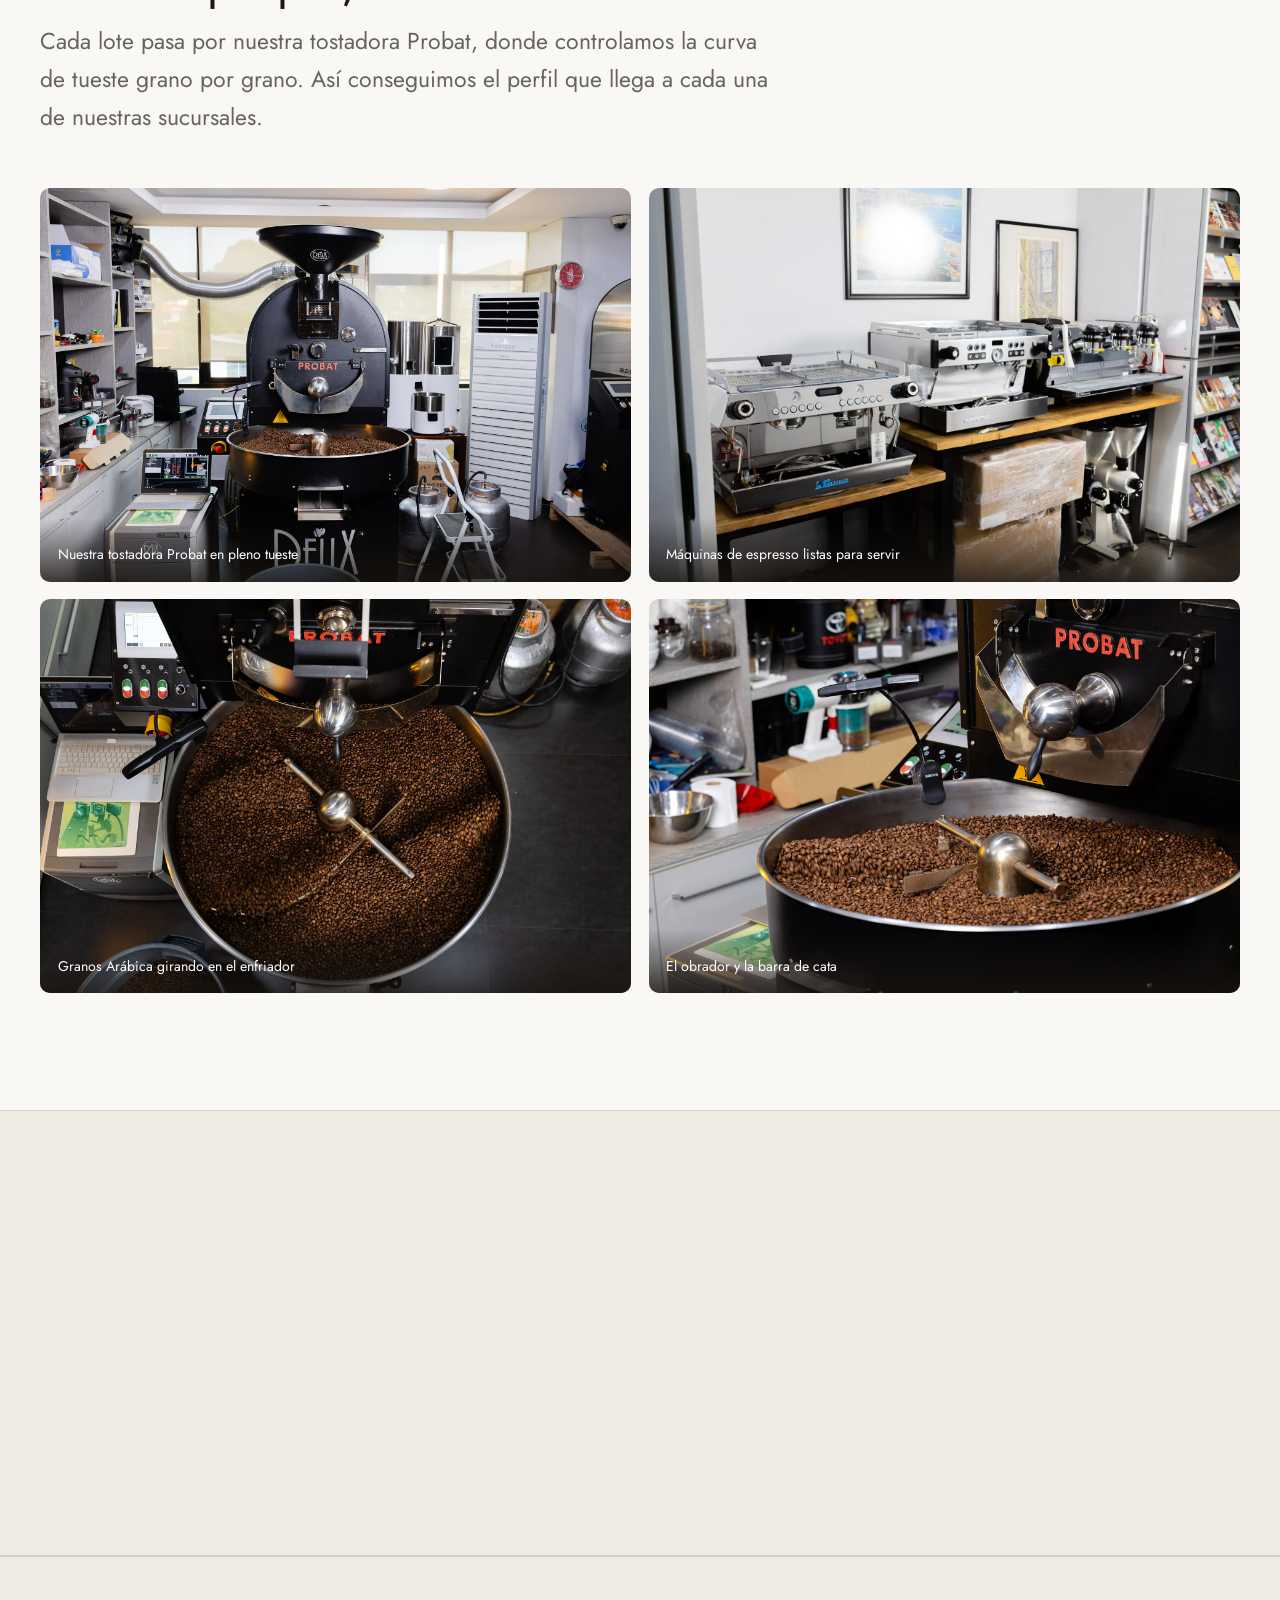
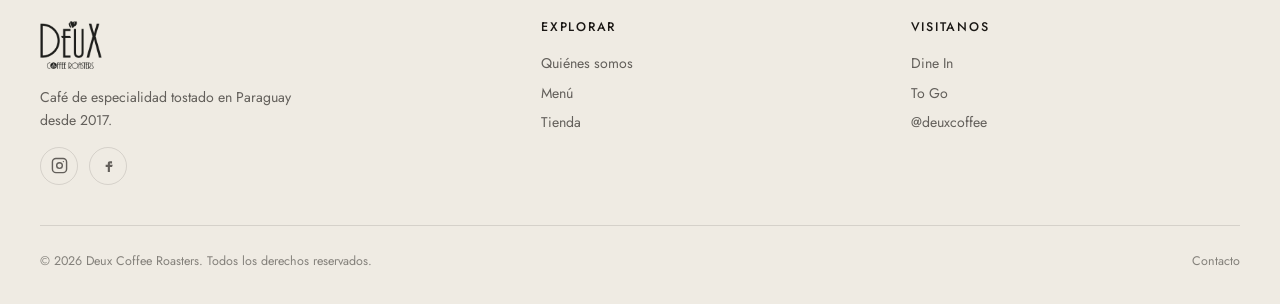
<file: quienes-somos.html>
<!doctype html>
<html lang="es">
<head>
  <meta charset="utf-8">
  <script>try{if(localStorage.getItem('deux-theme')==='dark')document.documentElement.setAttribute('data-theme','dark')}catch(e){}</script>
  <meta name="viewport" content="width=device-width, initial-scale=1">
  <meta name="description" content="Quiénes somos — Deux Coffee Roasters. Cafetería moderna de especialidad desde 2017: granos Arábica, cosecha manual, proceso natural fermentado y tueste propio.">
  <title>Quiénes somos — Deux Coffee Roasters</title>
  <link rel="icon" type="image/webp" href="assets/img/logo.webp">
  <link rel="preconnect" href="https://fonts.googleapis.com">
  <link rel="preconnect" href="https://fonts.gstatic.com" crossorigin>
  <link href="https://fonts.googleapis.com/css2?family=Jost:wght@300;400;500;600&display=swap" rel="stylesheet">
  <link rel="stylesheet" href="assets/css/styles.css">
</head>
<body data-title-key="title_about">

  <header class="site-header">
    <div class="wrap site-header__bar">
      <a class="brand" href="index.html" aria-label="Deux Coffee Roasters — inicio">
        <img src="assets/img/logo.webp" alt="Deux Coffee Roasters" width="120" height="34">
      </a>
      <nav class="nav" id="nav" aria-label="Principal">
        <ul class="nav__list">
          <li><a class="nav__link" href="home.html" data-i18n="nav_home">Inicio</a></li>
          <li><a class="nav__link" href="quienes-somos.html" aria-current="page" data-i18n="nav_about">Quiénes somos</a></li>
          <li><a class="nav__link" href="dine-in.html" data-i18n="nav_dinein">Dine In</a></li>
          <li><a class="nav__link" href="to-go.html" data-i18n="nav_togo">To Go</a></li>
          <li><a class="nav__link" href="menu.html" data-i18n="nav_menu">Menú</a></li>
          <li><a class="nav__link" href="tienda.html" data-i18n="nav_store">Tienda</a></li>
          <li><a class="nav__link" href="contacto.html" data-i18n="nav_contact">Contacto</a></li>
        </ul>
      </nav>
      <div class="header-tools">
        <div class="lang" role="group" aria-label="Idioma / Language">
          <button class="lang__btn" type="button" data-lang="es" aria-pressed="true">ES</button>
          <button class="lang__btn" type="button" data-lang="pt" aria-pressed="false">PT</button>
          <button class="lang__btn" type="button" data-lang="en" aria-pressed="false">EN</button>
        </div>
      </div>
      <button class="nav-toggle" type="button" aria-label="Menú" aria-expanded="false" aria-controls="nav"><span></span></button>
    </div>
  </header>

  <main>
    <!-- Historia (Quiénes somos → Nacimos en 2017) -->
    <section class="section">
      <div class="wrap split">
        <div class="split__media reveal">
          <img src="assets/img/200A3941.webp" alt="Tostadora Probat de Deux con el logo de la marca en el obrador" width="1200" height="800" loading="lazy">
        </div>
        <div class="split__body reveal">
          <p class="eyebrow" data-i18n="about_hero_eyebrow">Quiénes somos</p>
          <h2 class="section-title" data-i18n="about_story_title">Nacimos en 2017</h2>
          <p data-i18n="about_story_p1">Nacimos con el propósito de ser una cafetería moderna y ofrecer una experiencia única y positiva. Desde el compromiso de brindar un café de la mejor calidad y recién tostado, combinado con un ambiente acogedor para relajarse y disfrutar de un momento de calidad en compañía de amigos o de un buen café.</p>
          <p data-i18n="about_story_p2">Un espacio minimalista, con arquitectura moderna y urbana, crea un entorno único y exclusivo en nuestras tiendas.</p>
        </div>
      </div>
    </section>

    <!-- Nuestro café -->
    <section class="section" style="background:var(--paper-2)">
      <div class="wrap split split--reverse">
        <div class="split__media split__media--tall reveal">
          <img src="assets/img/200A3937.webp" alt="Granos Arábica tostados girando en el enfriador de la tostadora" width="1000" height="1250" loading="lazy">
        </div>
        <div class="split__body reveal">
          <p class="eyebrow" data-i18n="about_coffee_eyebrow">Nuestro café</p>
          <h2 class="section-title" data-i18n="about_coffee_title">Del grano al tueste</h2>
          <p data-i18n="about_coffee_p1">Con los más altos estándares de calidad de cultivo, nuestros granos de tipo Arábica se recolectan a mano y son secados en proceso natural fermentado, revelando solo granos con una puntuación superior a 86 puntos según la SCA.</p>
          <p data-i18n="about_coffee_p2">Nuestro proceso de tostado es un delicado equilibrio entre tiempo y temperatura. Nuestros baristas están capacitados para ofrecer una perfecta extracción en cada taza.</p>
        </div>
      </div>
    </section>

    <!-- El obrador (galería) -->
    <section class="section">
      <div class="wrap">
        <div class="section-head reveal">
          <p class="eyebrow" data-i18n="about_roast_eyebrow">El obrador</p>
          <h2 class="section-title" data-i18n="about_roast_title">Tostado propio, en casa</h2>
          <p data-i18n="about_roast_p">Cada lote pasa por nuestra tostadora Probat, donde controlamos la curva de tueste grano por grano. Así conseguimos el perfil que llega a cada una de nuestras sucursales.</p>
        </div>
        <div class="gallery4 reveal">
          <figure><img src="assets/img/200A3983.webp" alt="Tostadora Probat de Deux en pleno tueste dentro del obrador" loading="lazy" width="900" height="600"><figcaption data-i18n="g_cap_roaster">Nuestra tostadora Probat en pleno tueste</figcaption></figure>
          <figure><img src="assets/img/deuxmaq.webp" alt="Máquinas de espresso alineadas listas para servir" loading="lazy" width="900" height="600"><figcaption data-i18n="g_cap_machines">Máquinas de espresso listas para servir</figcaption></figure>
          <figure><img src="assets/img/200A3992.webp" alt="Vista superior de los granos Arábica girando en el enfriador" loading="lazy" width="900" height="600"><figcaption data-i18n="g_cap_beans">Granos Arábica girando en el enfriador</figcaption></figure>
          <figure><img src="assets/img/200A4002.webp" alt="El espacio de tostado de Deux con estantería y utensilios" loading="lazy" width="900" height="600"><figcaption data-i18n="g_cap_space">El obrador y la barra de cata</figcaption></figure>
        </div>
      </div>
    </section>

    <!-- CTA -->
    <section class="section cta-band">
      <div class="wrap reveal">
        <h2 class="section-title" data-i18n="home_cta_title">¿Listo para tu próximo café?</h2>
        <p data-i18n="home_cta_p">Escribinos por WhatsApp para pedidos, consultas o para saber qué sucursal te queda más cerca.</p>
        <div class="btn-row">
          <a class="btn btn--light" href="menu.html" data-i18n="cta_see_menu">Ver menú</a>
          <a class="btn btn--ghost" style="color:#fff;border-color:rgba(255,255,255,.6)" href="dine-in.html" data-i18n="cta_branches">Nuestras sucursales</a>
        </div>
      </div>
    </section>
  </main>

  <footer class="site-footer">
    <div class="wrap">
      <div class="footer-top">
        <div class="footer-brand">
          <img src="assets/img/logo.webp" alt="Deux Coffee Roasters" width="140" height="40">
          <p data-i18n="footer_tagline">Café de especialidad tostado en Paraguay desde 2017.</p>
          <div class="footer-social">
            <a href="https://www.instagram.com/deuxcoffee/" target="_blank" rel="noopener" aria-label="Instagram"><svg viewBox="0 0 24 24" fill="none" stroke="currentColor" stroke-width="2" stroke-linecap="round" stroke-linejoin="round" aria-hidden="true"><rect x="2" y="2" width="20" height="20" rx="5"/><circle cx="12" cy="12" r="4"/><circle cx="17.5" cy="6.5" r="1" fill="currentColor" stroke="none"/></svg></a>
            <a href="https://www.facebook.com/DeuxcoffeePY/" target="_blank" rel="noopener" aria-label="Facebook"><svg viewBox="0 0 24 24" fill="currentColor" aria-hidden="true"><path d="M14 9h3V6h-3c-1.7 0-3 1.3-3 3v2H8v3h3v7h3v-7h3l1-3h-4V9c0-.6.4-1 1-1z"/></svg></a>
          </div>
        </div>
        <nav class="footer-col" aria-label="Explorar">
          <h4 data-i18n="footer_explore">Explorar</h4>
          <a href="quienes-somos.html" data-i18n="nav_about">Quiénes somos</a>
          <a href="menu.html" data-i18n="nav_menu">Menú</a>
          <a href="tienda.html" data-i18n="nav_store">Tienda</a>
        </nav>
        <div class="footer-col">
          <h4 data-i18n="footer_visit">Visitanos</h4>
          <a href="dine-in.html" data-i18n="nav_dinein">Dine In</a>
          <a href="to-go.html" data-i18n="nav_togo">To Go</a>
          <a href="https://www.instagram.com/deuxcoffee/" target="_blank" rel="noopener">@deuxcoffee</a>
        </div>
      </div>
      <div class="footer-bottom">
        <span>© <span data-year>2026</span> Deux Coffee Roasters. <span data-i18n="footer_rights">Todos los derechos reservados.</span></span>
        <a href="contacto.html" data-i18n="nav_contact">Contacto</a>
      </div>
    </div>
  </footer>

  <script src="assets/js/data.js"></script>
  <script src="assets/js/i18n.js"></script>
  <script src="assets/js/main.js"></script>
</body>
</html>
</file>
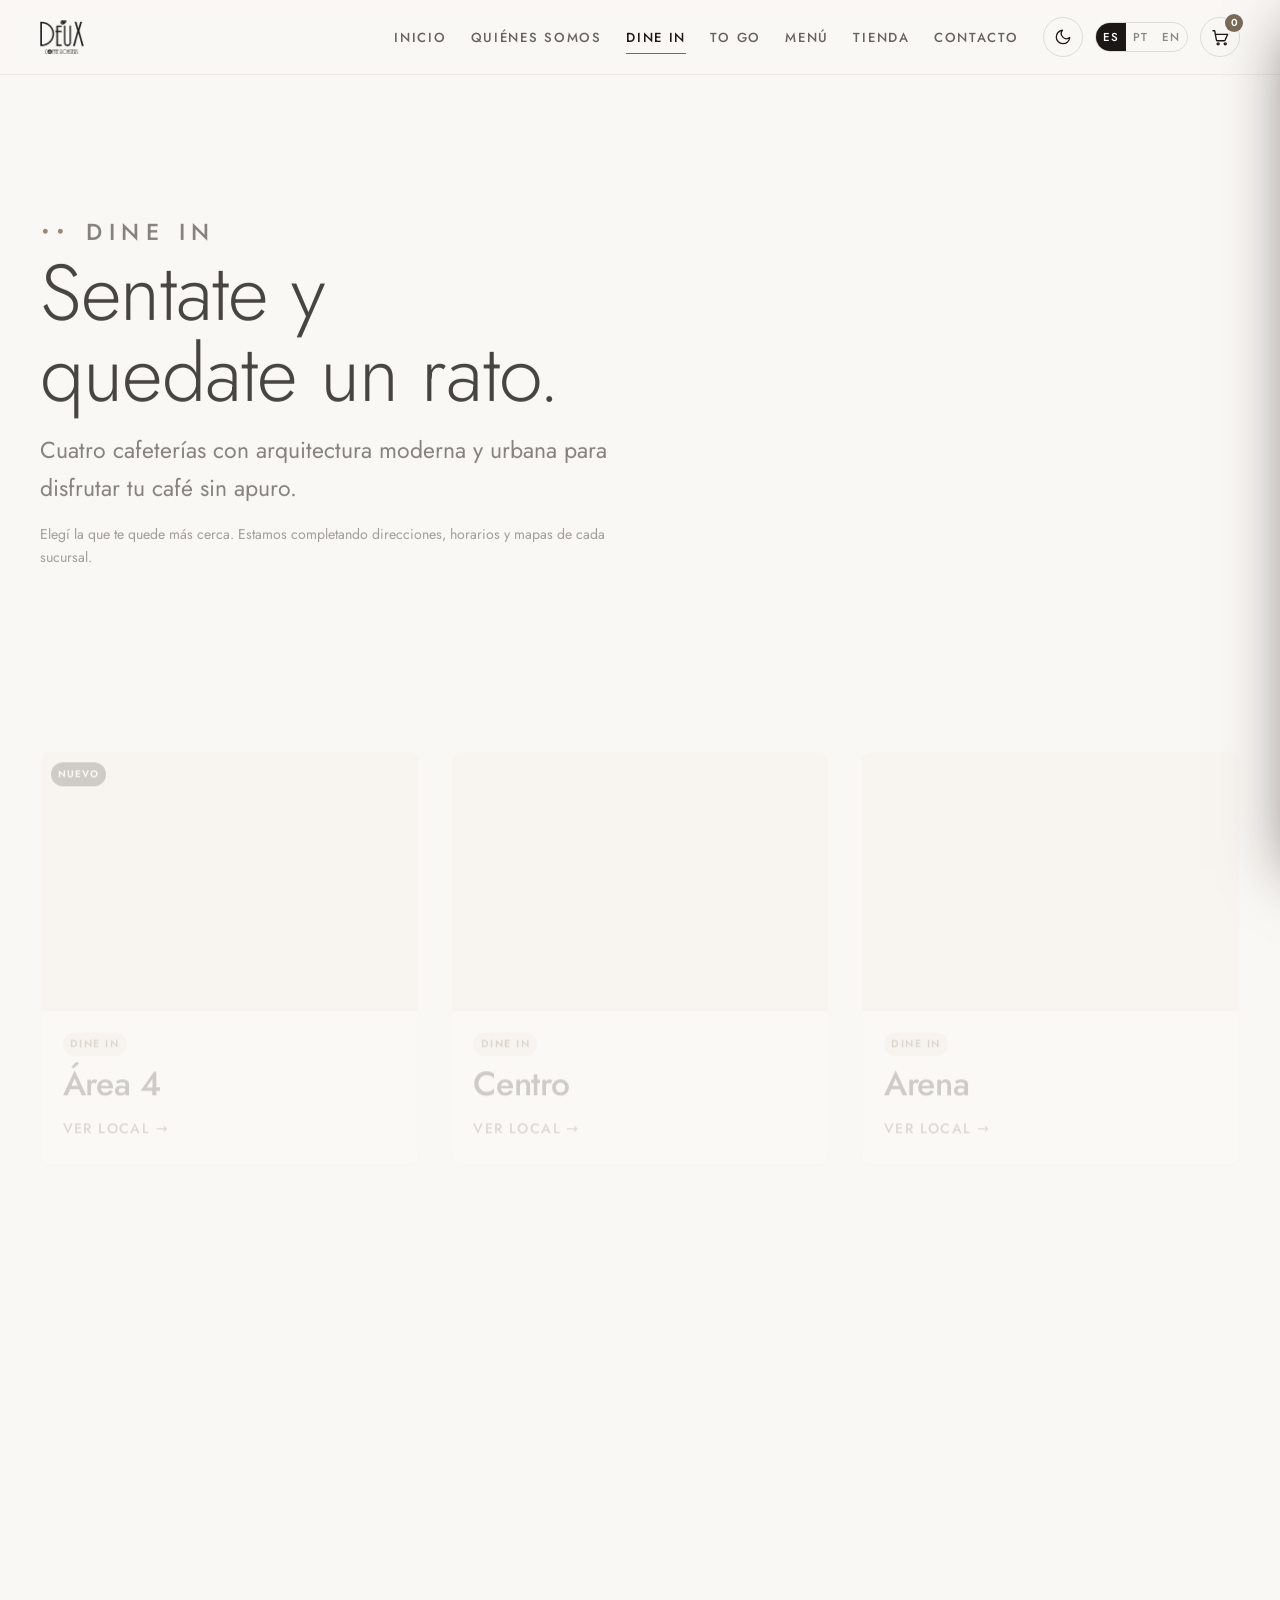
<file: sucursal.html>
<!doctype html>
<html lang="es">
<head>
  <meta charset="utf-8">
  <script>try{if(localStorage.getItem('deux-theme')==='dark')document.documentElement.setAttribute('data-theme','dark')}catch(e){}</script>
  <meta name="viewport" content="width=device-width, initial-scale=1">
  <meta name="description" content="Sucursal Deux Coffee Roasters — fotos, ubicación y datos del local.">
  <title>Sucursal — Deux Coffee Roasters</title>
  <link rel="icon" type="image/webp" href="assets/img/logo.webp">
  <link rel="preconnect" href="https://fonts.googleapis.com">
  <link rel="preconnect" href="https://fonts.gstatic.com" crossorigin>
  <link href="https://fonts.googleapis.com/css2?family=Jost:wght@300;400;500;600&display=swap" rel="stylesheet">
  <link rel="stylesheet" href="assets/css/styles.css">
</head>
<body>

  <header class="site-header">
    <div class="wrap site-header__bar">
      <a class="brand" href="index.html" aria-label="Deux Coffee Roasters — inicio">
        <img src="assets/img/logo.webp" alt="Deux Coffee Roasters" width="120" height="34">
      </a>
      <nav class="nav" id="nav" aria-label="Principal">
        <ul class="nav__list">
          <li><a class="nav__link" href="home.html" data-i18n="nav_home">Inicio</a></li>
          <li><a class="nav__link" href="quienes-somos.html" data-i18n="nav_about">Quiénes somos</a></li>
          <li><a class="nav__link" href="dine-in.html" data-i18n="nav_dinein">Dine In</a></li>
          <li><a class="nav__link" href="to-go.html" data-i18n="nav_togo">To Go</a></li>
          <li><a class="nav__link" href="menu.html" data-i18n="nav_menu">Menú</a></li>
          <li><a class="nav__link" href="tienda.html" data-i18n="nav_store">Tienda</a></li>
          <li><a class="nav__link" href="contacto.html" data-i18n="nav_contact">Contacto</a></li>
        </ul>
      </nav>
      <div class="header-tools">
        <div class="lang" role="group" aria-label="Idioma / Language">
          <button class="lang__btn" type="button" data-lang="es" aria-pressed="true">ES</button>
          <button class="lang__btn" type="button" data-lang="pt" aria-pressed="false">PT</button>
          <button class="lang__btn" type="button" data-lang="en" aria-pressed="false">EN</button>
        </div>
      </div>
      <button class="nav-toggle" type="button" aria-label="Menú" aria-expanded="false" aria-controls="nav"><span></span></button>
    </div>
  </header>

  <main class="section" style="padding-block:clamp(2rem,4vw,3.5rem)">
    <div id="branch-detail"><!-- render JS --></div>
  </main>

  <footer class="site-footer">
    <div class="wrap">
      <div class="footer-top">
        <div class="footer-brand">
          <img src="assets/img/logo.webp" alt="Deux Coffee Roasters" width="140" height="40">
          <p data-i18n="footer_tagline">Café de especialidad tostado en Paraguay desde 2017.</p>
          <div class="footer-social">
            <a href="https://www.instagram.com/deuxcoffee/" target="_blank" rel="noopener" aria-label="Instagram"><svg viewBox="0 0 24 24" fill="none" stroke="currentColor" stroke-width="2" stroke-linecap="round" stroke-linejoin="round" aria-hidden="true"><rect x="2" y="2" width="20" height="20" rx="5"/><circle cx="12" cy="12" r="4"/><circle cx="17.5" cy="6.5" r="1" fill="currentColor" stroke="none"/></svg></a>
            <a href="https://www.facebook.com/DeuxcoffeePY/" target="_blank" rel="noopener" aria-label="Facebook"><svg viewBox="0 0 24 24" fill="currentColor" aria-hidden="true"><path d="M14 9h3V6h-3c-1.7 0-3 1.3-3 3v2H8v3h3v7h3v-7h3l1-3h-4V9c0-.6.4-1 1-1z"/></svg></a>
          </div>
        </div>
        <nav class="footer-col" aria-label="Explorar">
          <h4 data-i18n="footer_explore">Explorar</h4>
          <a href="quienes-somos.html" data-i18n="nav_about">Quiénes somos</a>
          <a href="menu.html" data-i18n="nav_menu">Menú</a>
          <a href="tienda.html" data-i18n="nav_store">Tienda</a>
        </nav>
        <div class="footer-col">
          <h4 data-i18n="footer_visit">Visitanos</h4>
          <a href="dine-in.html" data-i18n="nav_dinein">Dine In</a>
          <a href="to-go.html" data-i18n="nav_togo">To Go</a>
          <a href="https://www.instagram.com/deuxcoffee/" target="_blank" rel="noopener">@deuxcoffee</a>
        </div>
      </div>
      <div class="footer-bottom">
        <span>© <span data-year>2026</span> Deux Coffee Roasters. <span data-i18n="footer_rights">Todos los derechos reservados.</span></span>
        <a href="contacto.html" data-i18n="nav_contact">Contacto</a>
      </div>
    </div>
  </footer>

  <script src="assets/js/data.js"></script>
  <script src="assets/js/i18n.js"></script>
  <script src="assets/js/main.js"></script>
</body>
</html>
</file>
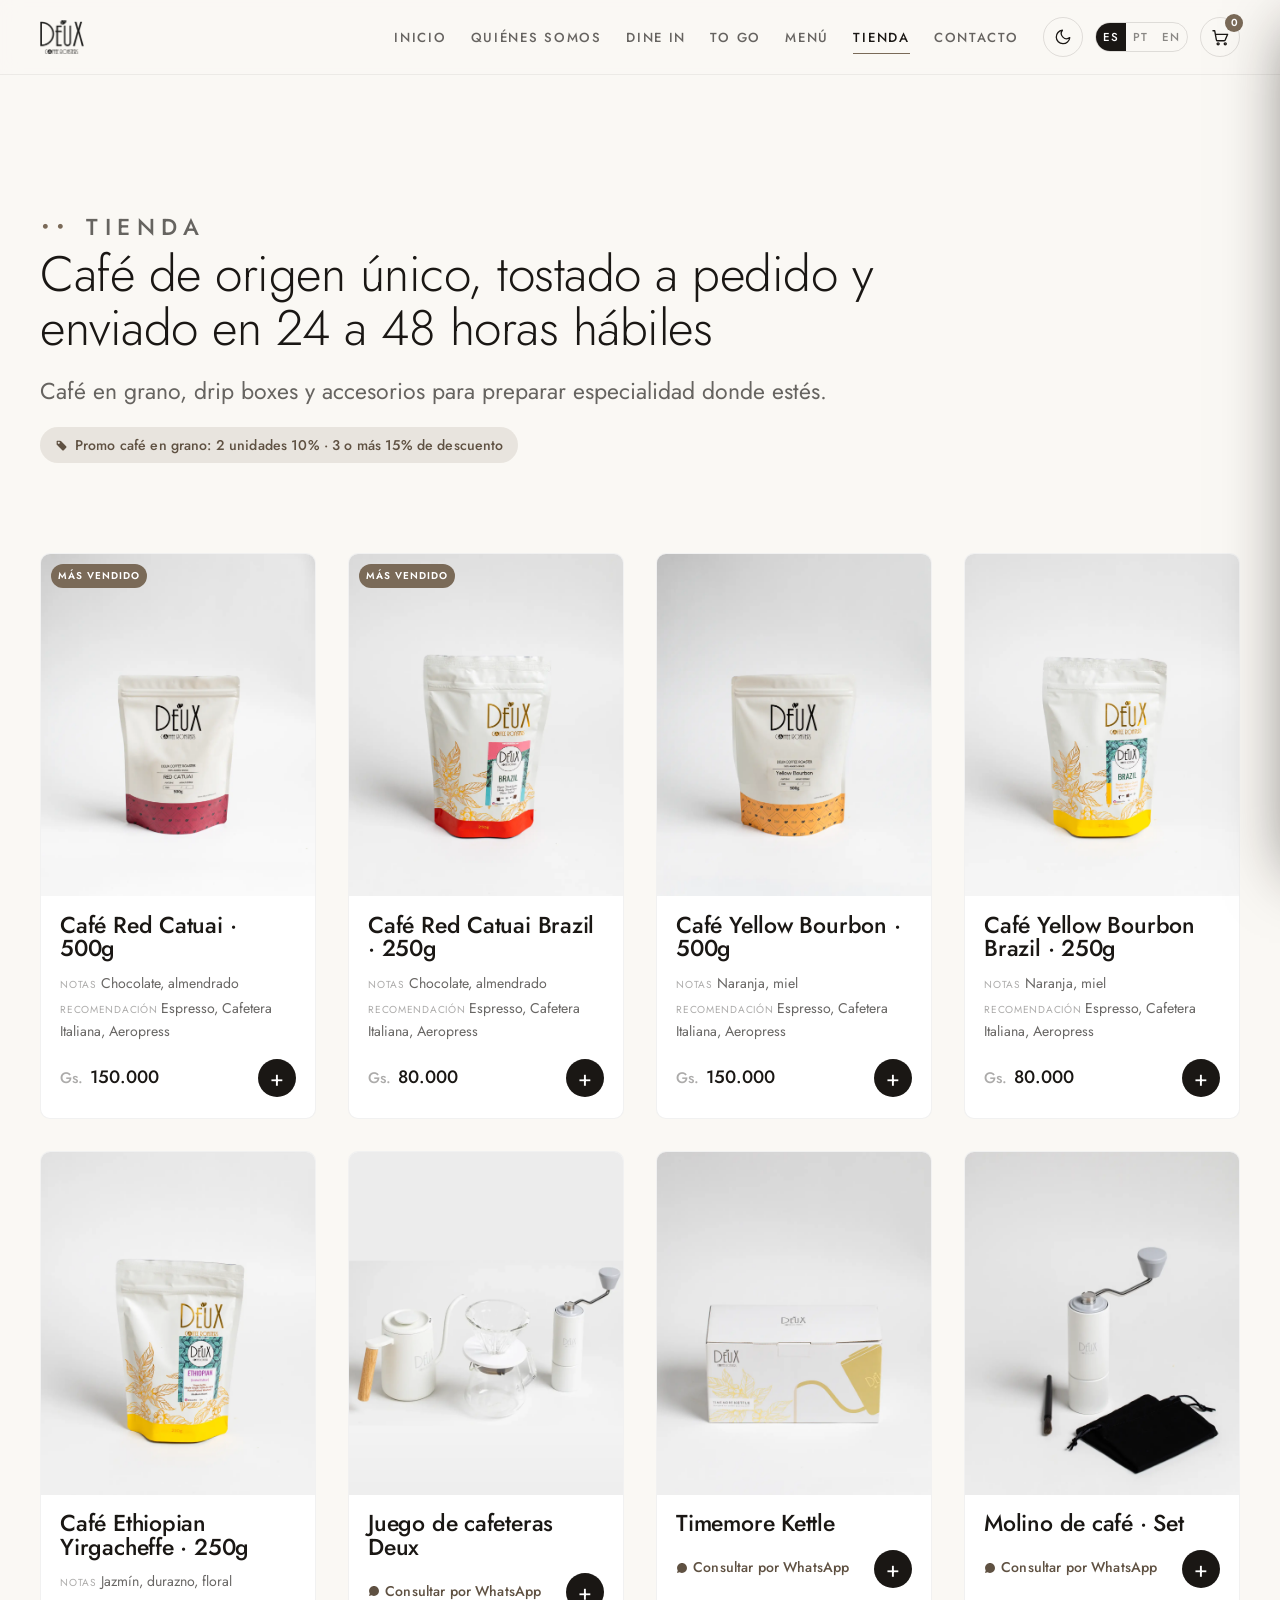
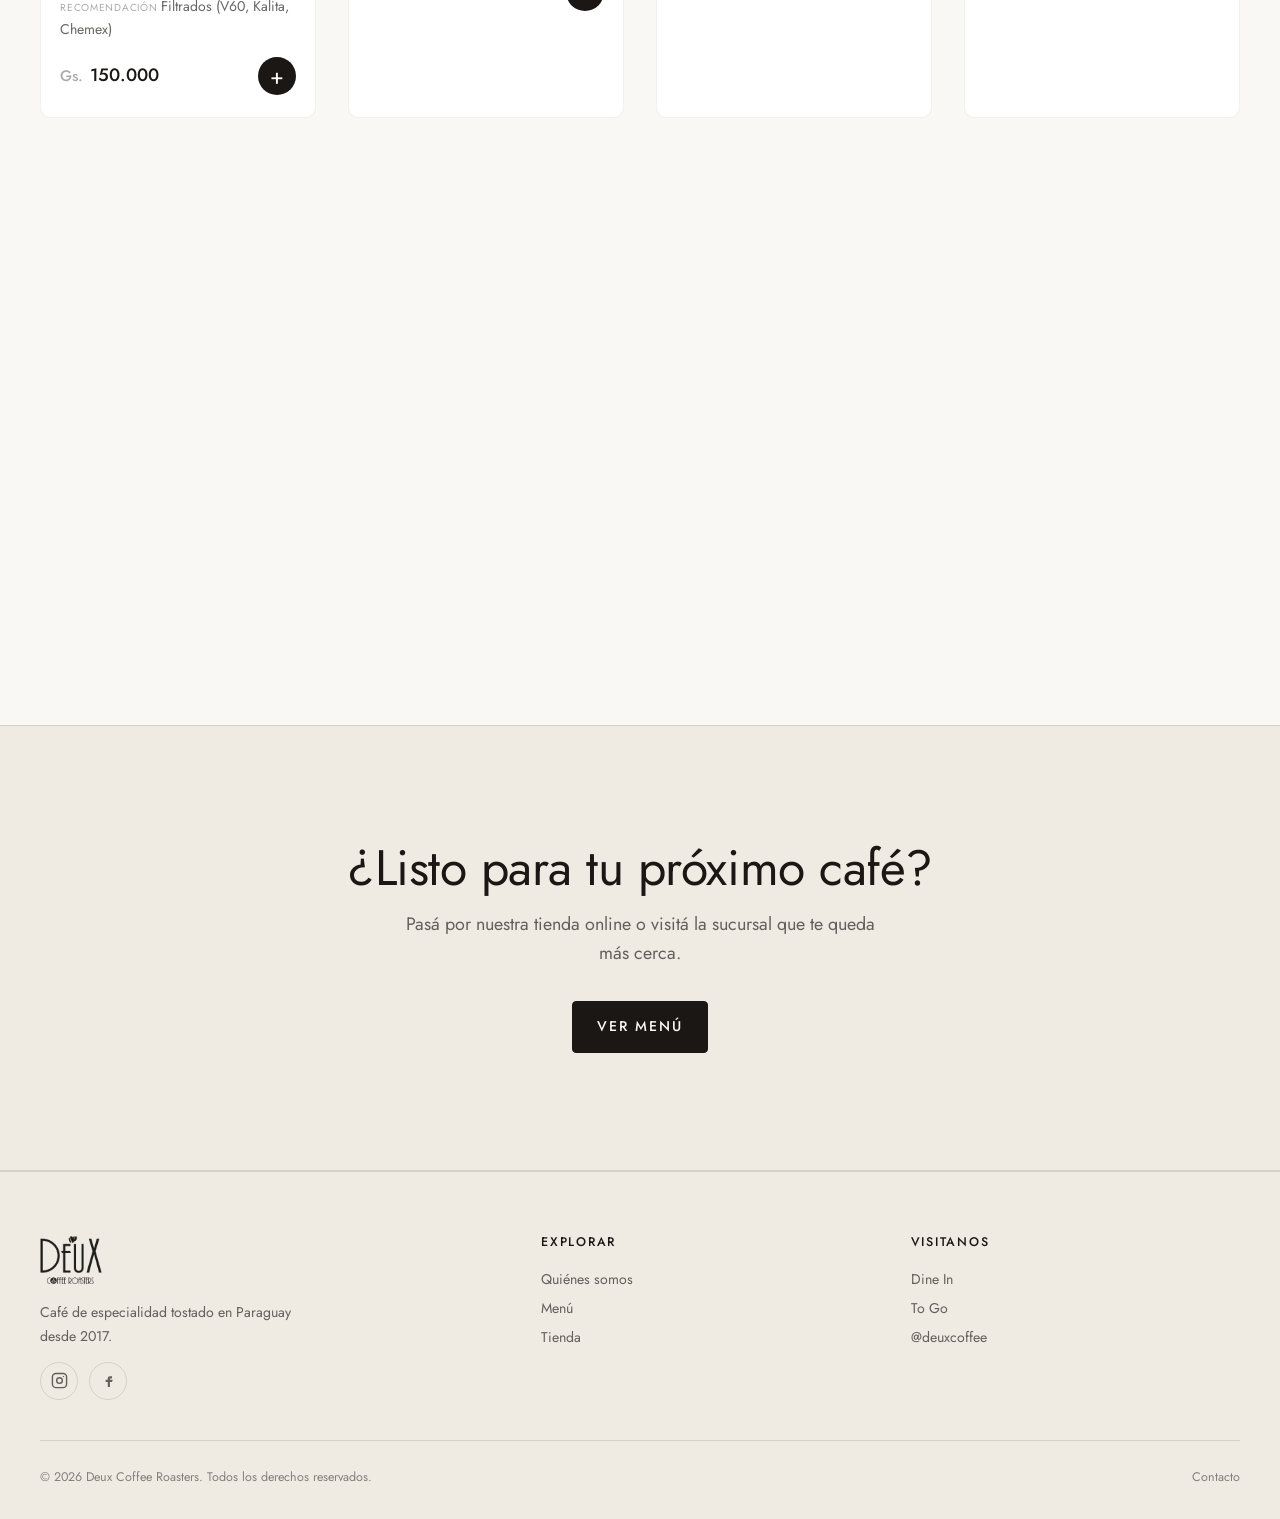
<file: tienda.html>
<!doctype html>
<html lang="es">
<head>
  <meta charset="utf-8">
  <script>try{if(localStorage.getItem('deux-theme')==='dark')document.documentElement.setAttribute('data-theme','dark')}catch(e){}</script>
  <meta name="viewport" content="width=device-width, initial-scale=1">
  <meta name="description" content="Tienda Deux Coffee Roasters: café en grano, drip boxes y accesorios para preparar café de especialidad en casa.">
  <title>Tienda — Deux Coffee Roasters</title>
  <link rel="icon" type="image/webp" href="assets/img/logo.webp">
  <link rel="preconnect" href="https://fonts.googleapis.com">
  <link rel="preconnect" href="https://fonts.gstatic.com" crossorigin>
  <link href="https://fonts.googleapis.com/css2?family=Jost:wght@300;400;500;600&display=swap" rel="stylesheet">
  <link rel="stylesheet" href="assets/css/styles.css">
</head>
<body data-title-key="title_store">

  <header class="site-header">
    <div class="wrap site-header__bar">
      <a class="brand" href="index.html" aria-label="Deux Coffee Roasters — inicio">
        <img src="assets/img/logo.webp" alt="Deux Coffee Roasters" width="120" height="34">
      </a>
      <nav class="nav" id="nav" aria-label="Principal">
        <ul class="nav__list">
          <li><a class="nav__link" href="home.html" data-i18n="nav_home">Inicio</a></li>
          <li><a class="nav__link" href="quienes-somos.html" data-i18n="nav_about">Quiénes somos</a></li>
          <li><a class="nav__link" href="dine-in.html" data-i18n="nav_dinein">Dine In</a></li>
          <li><a class="nav__link" href="to-go.html" data-i18n="nav_togo">To Go</a></li>
          <li><a class="nav__link" href="menu.html" data-i18n="nav_menu">Menú</a></li>
          <li><a class="nav__link" href="tienda.html" aria-current="page" data-i18n="nav_store">Tienda</a></li>
          <li><a class="nav__link" href="contacto.html" data-i18n="nav_contact">Contacto</a></li>
        </ul>
      </nav>
      <div class="header-tools">
        <div class="lang" role="group" aria-label="Idioma / Language">
          <button class="lang__btn" type="button" data-lang="es" aria-pressed="true">ES</button>
          <button class="lang__btn" type="button" data-lang="pt" aria-pressed="false">PT</button>
          <button class="lang__btn" type="button" data-lang="en" aria-pressed="false">EN</button>
        </div>
      </div>
      <button class="nav-toggle" type="button" aria-label="Menú" aria-expanded="false" aria-controls="nav"><span></span></button>
    </div>
  </header>

  <main>
    <section class="section" style="padding-bottom:clamp(1.5rem,3vw,2.5rem)">
      <div class="wrap">
        <div class="section-head reveal" style="max-width:56rem">
          <p class="eyebrow" data-i18n="store_hero_eyebrow">Tienda</p>
          <h1 class="section-title" style="font-size:clamp(1.9rem,1.3rem+2.4vw,3.4rem);font-weight:300;line-height:1.08" data-i18n="store_hero_title">Café de origen único, tostado a pedido y enviado en 24 a 48 horas</h1>
          <p data-i18n="store_hero_p">Café en grano, drip boxes y accesorios para preparar especialidad donde estés.</p>
          <p class="store-promo" data-i18n="store_discount_note">Café en grano: 2 unidades 10% · 3 o más 15% de descuento</p>
        </div>
      </div>
    </section>

    <section class="section" style="padding-top:0">
      <div class="wrap">
        <div class="store-grid" id="store-root"><!-- render JS --></div>
      </div>
    </section>

    <section class="section cta-band">
      <div class="wrap reveal">
        <h2 class="section-title" data-i18n="home_cta_title">¿Listo para tu próximo café?</h2>
        <p data-i18n="home_cta_p">Pasá por nuestra tienda online o visitá la sucursal que te queda más cerca.</p>
        <div class="btn-row">
          <a class="btn btn--light" href="menu.html" data-i18n="cta_see_menu">Ver menú</a>
        </div>
      </div>
    </section>
  </main>

  <footer class="site-footer">
    <div class="wrap">
      <div class="footer-top">
        <div class="footer-brand">
          <img src="assets/img/logo.webp" alt="Deux Coffee Roasters" width="140" height="40">
          <p data-i18n="footer_tagline">Café de especialidad tostado en Paraguay desde 2017.</p>
          <div class="footer-social">
            <a href="https://www.instagram.com/deuxcoffee/" target="_blank" rel="noopener" aria-label="Instagram"><svg viewBox="0 0 24 24" fill="none" stroke="currentColor" stroke-width="2" stroke-linecap="round" stroke-linejoin="round" aria-hidden="true"><rect x="2" y="2" width="20" height="20" rx="5"/><circle cx="12" cy="12" r="4"/><circle cx="17.5" cy="6.5" r="1" fill="currentColor" stroke="none"/></svg></a>
            <a href="https://www.facebook.com/DeuxcoffeePY/" target="_blank" rel="noopener" aria-label="Facebook"><svg viewBox="0 0 24 24" fill="currentColor" aria-hidden="true"><path d="M14 9h3V6h-3c-1.7 0-3 1.3-3 3v2H8v3h3v7h3v-7h3l1-3h-4V9c0-.6.4-1 1-1z"/></svg></a>
          </div>
        </div>
        <nav class="footer-col" aria-label="Explorar">
          <h4 data-i18n="footer_explore">Explorar</h4>
          <a href="quienes-somos.html" data-i18n="nav_about">Quiénes somos</a>
          <a href="menu.html" data-i18n="nav_menu">Menú</a>
          <a href="tienda.html" data-i18n="nav_store">Tienda</a>
        </nav>
        <div class="footer-col">
          <h4 data-i18n="footer_visit">Visitanos</h4>
          <a href="dine-in.html" data-i18n="nav_dinein">Dine In</a>
          <a href="to-go.html" data-i18n="nav_togo">To Go</a>
          <a href="https://www.instagram.com/deuxcoffee/" target="_blank" rel="noopener">@deuxcoffee</a>
        </div>
      </div>
      <div class="footer-bottom">
        <span>© <span data-year>2026</span> Deux Coffee Roasters. <span data-i18n="footer_rights">Todos los derechos reservados.</span></span>
        <a href="contacto.html" data-i18n="nav_contact">Contacto</a>
      </div>
    </div>
  </footer>

  <script src="assets/js/data.js"></script>
  <script src="assets/js/i18n.js"></script>
  <script src="assets/js/main.js"></script>
</body>
</html>
</file>
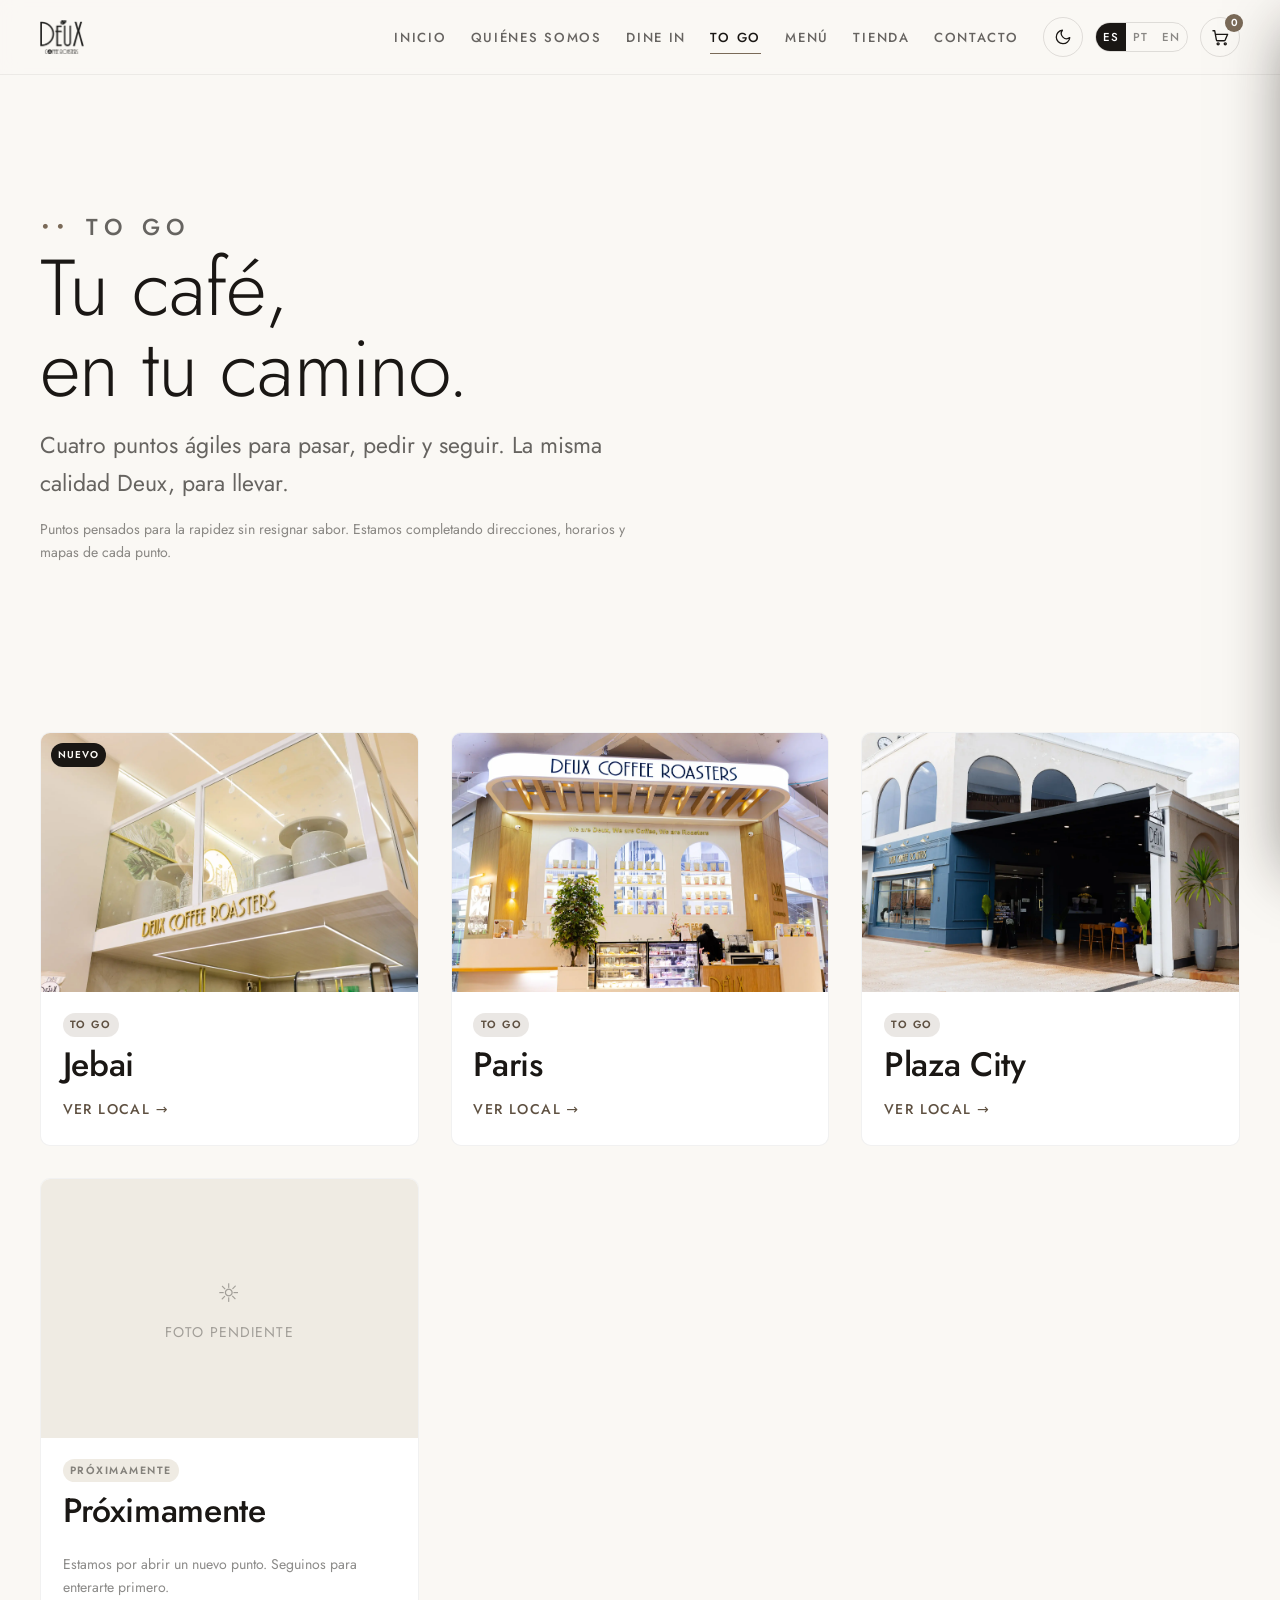
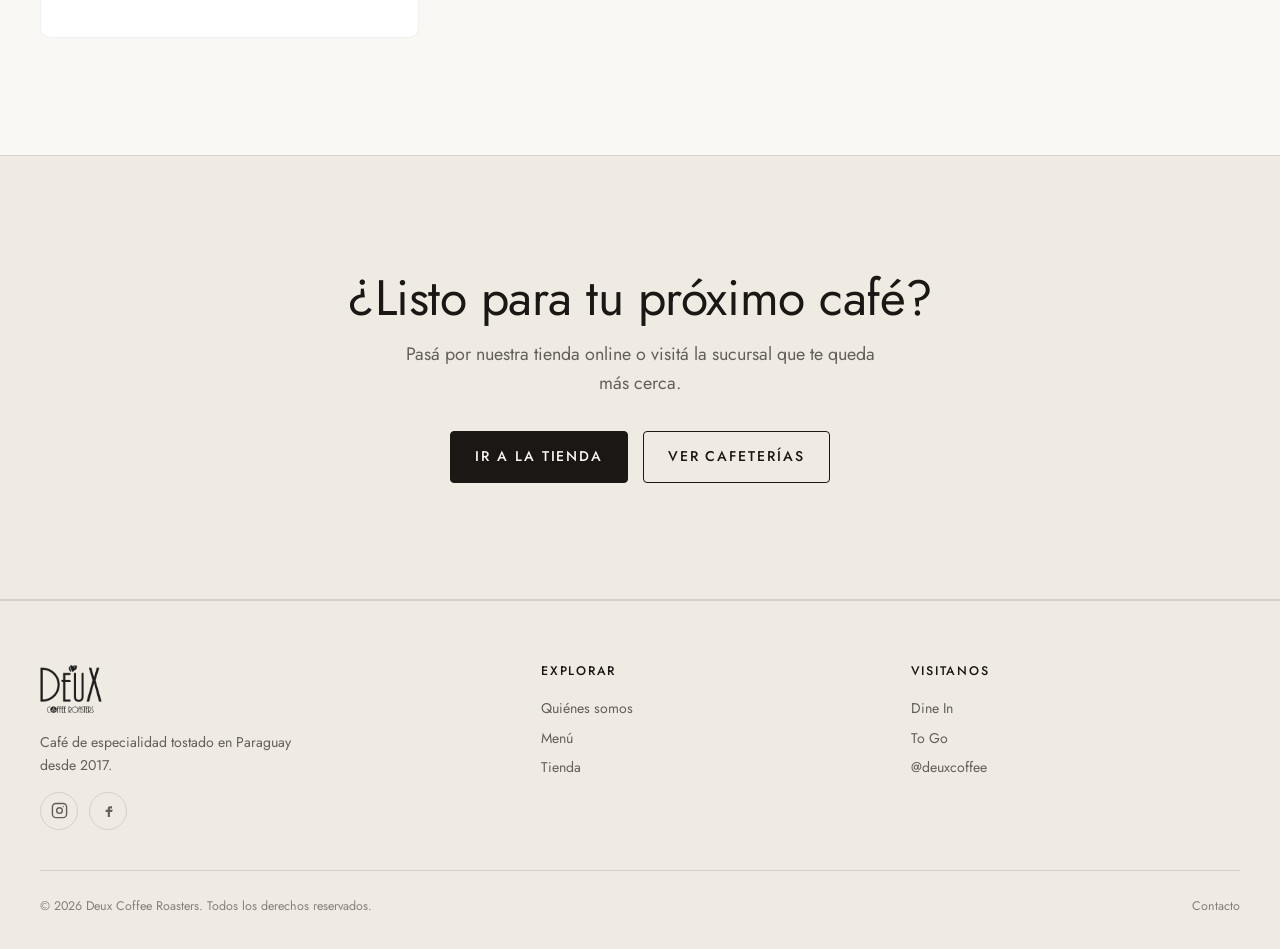
<file: to-go.html>
<!doctype html>
<html lang="es">
<head>
  <meta charset="utf-8">
  <script>try{if(localStorage.getItem('deux-theme')==='dark')document.documentElement.setAttribute('data-theme','dark')}catch(e){}</script>
  <meta name="viewport" content="width=device-width, initial-scale=1">
  <meta name="description" content="To Go — Puntos para llevar de Deux Coffee Roasters: Jebai, Paris, Plaza City y más. La misma calidad Deux, para tu camino.">
  <title>To Go — Puntos para llevar — Deux Coffee Roasters</title>
  <link rel="icon" type="image/webp" href="assets/img/logo.webp">
  <link rel="preconnect" href="https://fonts.googleapis.com">
  <link rel="preconnect" href="https://fonts.gstatic.com" crossorigin>
  <link href="https://fonts.googleapis.com/css2?family=Jost:wght@300;400;500;600&display=swap" rel="stylesheet">
  <link rel="stylesheet" href="assets/css/styles.css">
</head>
<body data-title-key="title_togo">

  <header class="site-header">
    <div class="wrap site-header__bar">
      <a class="brand" href="index.html" aria-label="Deux Coffee Roasters — inicio">
        <img src="assets/img/logo.webp" alt="Deux Coffee Roasters" width="120" height="34">
      </a>
      <nav class="nav" id="nav" aria-label="Principal">
        <ul class="nav__list">
          <li><a class="nav__link" href="home.html" data-i18n="nav_home">Inicio</a></li>
          <li><a class="nav__link" href="quienes-somos.html" data-i18n="nav_about">Quiénes somos</a></li>
          <li><a class="nav__link" href="dine-in.html" data-i18n="nav_dinein">Dine In</a></li>
          <li><a class="nav__link" href="to-go.html" aria-current="page" data-i18n="nav_togo">To Go</a></li>
          <li><a class="nav__link" href="menu.html" data-i18n="nav_menu">Menú</a></li>
          <li><a class="nav__link" href="tienda.html" data-i18n="nav_store">Tienda</a></li>
          <li><a class="nav__link" href="contacto.html" data-i18n="nav_contact">Contacto</a></li>
        </ul>
      </nav>
      <div class="header-tools">
        <div class="lang" role="group" aria-label="Idioma / Language">
          <button class="lang__btn" type="button" data-lang="es" aria-pressed="true">ES</button>
          <button class="lang__btn" type="button" data-lang="pt" aria-pressed="false">PT</button>
          <button class="lang__btn" type="button" data-lang="en" aria-pressed="false">EN</button>
        </div>
      </div>
      <button class="nav-toggle" type="button" aria-label="Menú" aria-expanded="false" aria-controls="nav"><span></span></button>
    </div>
  </header>

  <main>
    <section class="section" style="padding-bottom:0">
      <div class="wrap">
        <div class="section-head reveal" style="max-width:38rem">
          <p class="eyebrow" data-i18n="togo_hero_eyebrow">To Go</p>
          <h1 class="section-title" style="font-size:var(--h1);font-weight:300" data-i18n="togo_hero_title">Tu café,<br>en tu camino.</h1>
          <p data-i18n="togo_hero_p">Cuatro puntos ágiles para pasar, pedir y seguir. La misma calidad Deux, para llevar.</p>
          <p style="color:var(--ink-55);font-size:var(--step--1);margin-top:1rem" data-i18n="togo_intro_p">Puntos pensados para la rapidez sin resignar sabor. Estamos completando direcciones, horarios y mapas de cada punto.</p>
        </div>
      </div>
    </section>

    <section class="section">
      <div class="wrap">
        <div class="branch-grid" id="togo-root"><!-- render JS --></div>
      </div>
    </section>

    <section class="section cta-band">
      <div class="wrap reveal">
        <h2 class="section-title" data-i18n="home_cta_title">¿Listo para tu próximo café?</h2>
        <p data-i18n="home_cta_p">Pasá por nuestra tienda online o visitá la sucursal que te queda más cerca.</p>
        <div class="btn-row">
          <a class="btn btn--light" href="tienda.html" data-i18n="cta_view_store">Ir a la tienda</a>
          <a class="btn btn--ghost" style="color:#fff;border-color:rgba(255,255,255,.6)" href="dine-in.html" data-i18n="cta_see_dinein">Ver cafeterías</a>
        </div>
      </div>
    </section>
  </main>

  <footer class="site-footer">
    <div class="wrap">
      <div class="footer-top">
        <div class="footer-brand">
          <img src="assets/img/logo.webp" alt="Deux Coffee Roasters" width="140" height="40">
          <p data-i18n="footer_tagline">Café de especialidad tostado en Paraguay desde 2017.</p>
          <div class="footer-social">
            <a href="https://www.instagram.com/deuxcoffee/" target="_blank" rel="noopener" aria-label="Instagram"><svg viewBox="0 0 24 24" fill="none" stroke="currentColor" stroke-width="2" stroke-linecap="round" stroke-linejoin="round" aria-hidden="true"><rect x="2" y="2" width="20" height="20" rx="5"/><circle cx="12" cy="12" r="4"/><circle cx="17.5" cy="6.5" r="1" fill="currentColor" stroke="none"/></svg></a>
            <a href="https://www.facebook.com/DeuxcoffeePY/" target="_blank" rel="noopener" aria-label="Facebook"><svg viewBox="0 0 24 24" fill="currentColor" aria-hidden="true"><path d="M14 9h3V6h-3c-1.7 0-3 1.3-3 3v2H8v3h3v7h3v-7h3l1-3h-4V9c0-.6.4-1 1-1z"/></svg></a>
          </div>
        </div>
        <nav class="footer-col" aria-label="Explorar">
          <h4 data-i18n="footer_explore">Explorar</h4>
          <a href="quienes-somos.html" data-i18n="nav_about">Quiénes somos</a>
          <a href="menu.html" data-i18n="nav_menu">Menú</a>
          <a href="tienda.html" data-i18n="nav_store">Tienda</a>
        </nav>
        <div class="footer-col">
          <h4 data-i18n="footer_visit">Visitanos</h4>
          <a href="dine-in.html" data-i18n="nav_dinein">Dine In</a>
          <a href="to-go.html" data-i18n="nav_togo">To Go</a>
          <a href="https://www.instagram.com/deuxcoffee/" target="_blank" rel="noopener">@deuxcoffee</a>
        </div>
      </div>
      <div class="footer-bottom">
        <span>© <span data-year>2026</span> Deux Coffee Roasters. <span data-i18n="footer_rights">Todos los derechos reservados.</span></span>
        <a href="contacto.html" data-i18n="nav_contact">Contacto</a>
      </div>
    </div>
  </footer>

  <script src="assets/js/data.js"></script>
  <script src="assets/js/i18n.js"></script>
  <script src="assets/js/main.js"></script>
</body>
</html>
</file>
<file: assets/css/styles.css>
/* =============================================================
   DEUX COFFEE ROASTERS — Design System
   Paleta extraída del logo + fotos reales del cliente.
   Tipografía: Jost (la real del sitio actual, libre en Google Fonts).
   Swappear títulos por "Outside Voice Medium": cambiar --font-heading.
   ============================================================= */

:root {
  /* ---- Color — minimalista (negro / blanco / beige), tema CLARO ---- */
  --ink:       #1A1714;  /* texto casi-negro */
  --espresso:  #241E17;  /* (reservado) */
  --roast:     #6B4A32;  /* marrón sutil (tags) */
  --amber:     #7A6A58;  /* acento discreto (taupe cálido) */
  --amber-deep:#5F5142;  /* hover del acento */
  --wood:      #A08E7A;  /* taupe claro (puntos, detalles) */
  --paper:     #FAF8F4;  /* fondo base (blanco cálido) */
  --paper-2:   #EFEBE3;  /* panel beige suave */
  --mist:      #EFEBE3;
  --white:     #FFFFFF;  /* superficie de cards */

  --ink-70: rgba(26,23,20,.66);
  --ink-55: rgba(26,23,20,.50);
  --ink-40: rgba(26,23,20,.36);
  --line:   rgba(26,23,20,.12);
  --line-2: rgba(26,23,20,.06);

  /* ---- Tipografía ---- */
  --font-heading: 'Jost', system-ui, sans-serif;   /* → Outside Voice Medium (1 línea) */
  --font-body:    'Jost', system-ui, sans-serif;

  --step--1: clamp(0.80rem, 0.77rem + 0.14vw, 0.88rem);
  --step-0:  clamp(1.00rem, 0.96rem + 0.20vw, 1.13rem);
  --step-1:  clamp(1.20rem, 1.12rem + 0.40vw, 1.45rem);
  --step-2:  clamp(1.55rem, 1.35rem + 0.95vw, 2.15rem);
  --h2:      clamp(1.95rem, 1.55rem + 1.95vw, 3.15rem);
  --h1:      clamp(2.60rem, 1.75rem + 4.00vw, 5.40rem);

  /* ---- Espaciado / layout ---- */
  --wrap: 1200px;
  --gutter: clamp(1.15rem, 0.7rem + 2.2vw, 2.75rem);
  --section-y: clamp(4rem, 2.5rem + 6vw, 8rem);
  --radius: 4px;
  --radius-lg: 10px;

  --header-h: 74px;
  --ease: cubic-bezier(.22,.61,.36,1);
}

/* ---- Tema OSCURO ---- */
:root[data-theme="dark"] {
  --ink:       #F3EFE8;
  --espresso:  #0D0C0B;
  --roast:     #b9a892;
  --amber:     #b9a892;
  --amber-deep:#cdbca6;
  --wood:      #b9a892;
  --paper:     #131210;
  --paper-2:   #1D1B17;
  --mist:      #1D1B17;
  --white:     #1B1915;

  --ink-70: rgba(243,239,232,.68);
  --ink-55: rgba(243,239,232,.52);
  --ink-40: rgba(243,239,232,.36);
  --line:   rgba(243,239,232,.15);
  --line-2: rgba(243,239,232,.07);
}
:root[data-theme="dark"] .brand img,
:root[data-theme="dark"] .footer-brand img { filter: invert(1) brightness(1.9); }
html { color-scheme: light; }
:root[data-theme="dark"] { color-scheme: dark; }

/* ============ Reset / base ============ */
*, *::before, *::after { box-sizing: border-box; }
html { -webkit-text-size-adjust: 100%; scroll-behavior: smooth; }
@media (prefers-reduced-motion: reduce) { html { scroll-behavior: auto; } }

body {
  margin: 0;
  font-family: var(--font-body);
  font-size: var(--step-0);
  line-height: 1.65;
  color: var(--ink);
  background: var(--paper);
  -webkit-font-smoothing: antialiased;
  text-rendering: optimizeLegibility;
  overflow-x: hidden;
}

img { max-width: 100%; display: block; }
a { color: inherit; text-decoration: none; }
button { font: inherit; cursor: pointer; }
ul { margin: 0; padding: 0; list-style: none; }

h1, h2, h3, h4 {
  font-family: var(--font-heading);
  font-weight: 400;
  line-height: 1.02;
  margin: 0;
  letter-spacing: -0.01em;
}

/* ============ Utilidades ============ */
.wrap { width: min(100% - var(--gutter) * 2, var(--wrap)); margin-inline: auto; }
.wrap--narrow { --wrap: 820px; }
.section { padding-block: var(--section-y); }
.center { text-align: center; }
.visually-hidden {
  position: absolute; width: 1px; height: 1px; padding: 0; margin: -1px;
  overflow: hidden; clip: rect(0 0 0 0); white-space: nowrap; border: 0;
}
:focus-visible { outline: 2.5px solid var(--amber); outline-offset: 3px; border-radius: 2px; }

/* Firma "deux = dos": eyebrow con dos puntos ---------------- */
.eyebrow {
  display: inline-flex; align-items: center; gap: .7em;
  font-family: var(--font-heading);
  font-size: var(--step--1);
  text-transform: uppercase;
  letter-spacing: .28em;
  color: var(--amber);
  font-weight: 500;
  margin: 0 0 1.1rem;
}
.eyebrow::before {
  content: "··";
  letter-spacing: .12em;
  font-size: 1.5em;
  line-height: 0;
  color: var(--amber);
  transform: translateY(-.12em);
}
.eyebrow--center { justify-content: center; }

.lead { font-size: var(--step-1); color: var(--ink-70); line-height: 1.5; }

/* Botones -------------------------------------------------- */
.btn {
  display: inline-flex; align-items: center; gap: .6em;
  font-family: var(--font-heading);
  text-transform: uppercase; letter-spacing: .14em; font-size: var(--step--1);
  font-weight: 500;
  padding: .95em 1.7em;
  border-radius: var(--radius);
  border: 1.5px solid var(--ink);
  background: var(--ink); color: var(--white);
  transition: background .35s var(--ease), color .35s var(--ease), transform .35s var(--ease), border-color .35s var(--ease);
}
.btn:hover { background: var(--amber); border-color: var(--amber); transform: translateY(-2px); }
.btn--ghost { background: transparent; color: var(--ink); }
.btn--ghost:hover { background: var(--ink); color: var(--white); border-color: var(--ink); }
.btn--light { background: var(--white); color: var(--ink); border-color: var(--white); }
.btn--light:hover { background: var(--amber); color: var(--white); border-color: var(--amber); }

/* ============ Header ============ */
.site-header {
  position: sticky; top: 0; z-index: 100;
  background: color-mix(in srgb, var(--paper) 88%, transparent);
  backdrop-filter: blur(10px);
  border-bottom: 1px solid var(--line-2);
}
.site-header__bar {
  display: flex; align-items: center; gap: 1.5rem;
  height: var(--header-h);
}
.brand { display: inline-flex; align-items: center; flex-shrink: 0; }
.brand img { height: 34px; width: auto; }

.nav { margin-inline-start: auto; }
.nav__list { display: flex; gap: clamp(1rem, 0.4rem + 1.4vw, 2.1rem); align-items: center; }
.nav__link {
  font-family: var(--font-heading);
  text-transform: uppercase; letter-spacing: .13em;
  font-size: .82rem; font-weight: 500; color: var(--ink-70);
  padding: .4em 0; position: relative;
  transition: color .3s var(--ease);
}
.nav__link::after {
  content: ""; position: absolute; left: 0; bottom: -2px; height: 1.5px; width: 0;
  background: var(--amber); transition: width .3s var(--ease);
}
.nav__link:hover, .nav__link[aria-current="page"] { color: var(--ink); }
.nav__link:hover::after, .nav__link[aria-current="page"]::after { width: 100%; }

.header-tools { display: flex; align-items: center; gap: .75rem; flex-shrink: 0; }

/* Selector de idioma */
.lang {
  display: inline-flex; align-items: center;
  border: 1px solid var(--line); border-radius: 999px; overflow: hidden;
}
.lang__btn {
  font-family: var(--font-heading); font-weight: 500;
  font-size: .72rem; letter-spacing: .08em; text-transform: uppercase;
  padding: .42em .62em; background: transparent; color: var(--ink-55);
  border: 0; transition: background .25s, color .25s;
}
.lang__btn[aria-pressed="true"] { background: var(--ink); color: var(--white); }
.lang__btn:hover { color: var(--ink); }
.lang__btn[aria-pressed="true"]:hover { color: var(--white); }

.wa-header {
  display: inline-flex; align-items: center; gap: .5em;
  background: var(--ink); color: var(--paper);
  font-family: var(--font-heading); font-weight: 600; letter-spacing: .06em;
  font-size: .78rem; padding: .55em .95em; border-radius: 999px;
  transition: transform .3s var(--ease), opacity .3s;
}
.wa-header:hover { transform: translateY(-2px); opacity: .85; }
.wa-header svg { width: 16px; height: 16px; }

/* Toggle móvil */
.nav-toggle {
  display: none; width: 42px; height: 42px; border: 1px solid var(--line);
  border-radius: var(--radius); background: transparent; position: relative;
}
.nav-toggle span, .nav-toggle span::before, .nav-toggle span::after {
  content: ""; position: absolute; left: 50%; width: 18px; height: 1.7px;
  background: var(--ink); transform: translateX(-50%); transition: .3s var(--ease);
}
.nav-toggle span { top: 50%; margin-top: -.85px; }
.nav-toggle span::before { top: -6px; }
.nav-toggle span::after { top: 6px; }
.nav-toggle[aria-expanded="true"] span { background: transparent; }
.nav-toggle[aria-expanded="true"] span::before { top: 0; transform: translateX(-50%) rotate(45deg); }
.nav-toggle[aria-expanded="true"] span::after { top: 0; transform: translateX(-50%) rotate(-45deg); }

/* ============ Hero ============ */
.hero {
  position: relative; min-height: min(90vh, 760px);
  display: flex; align-items: flex-end;
  color: #fff; overflow: hidden;
}
.hero__title { color: #fff; }
/* botones del hero fijos (siempre sobre imagen oscura) */
.hero .btn--light { background: #fff; color: #17130F; border-color: #fff; }
.hero .btn--light:hover { background: var(--amber); color: #fff; border-color: var(--amber); }
.hero__media { position: absolute; inset: 0; z-index: -2; }
.hero__media img { width: 100%; height: 100%; object-fit: cover; }
.hero::after {
  content: ""; position: absolute; inset: 0; z-index: -1;
  background:
    linear-gradient(180deg, rgba(23,19,15,.22) 0%, rgba(23,19,15,.40) 45%, rgba(23,19,15,.86) 100%),
    linear-gradient(90deg, rgba(23,19,15,.55) 0%, rgba(23,19,15,.18) 45%, transparent 78%);
}
.hero__inner { padding-block: clamp(3rem, 2rem + 6vw, 6.5rem); max-width: 40rem; }
.hero__title {
  font-size: var(--h1); font-weight: 300; line-height: .96;
  text-transform: uppercase; letter-spacing: .01em; margin-bottom: 1rem;
  text-shadow: 0 2px 28px rgba(0,0,0,.4);
}
.hero__title strong { font-weight: 500; }
.hero__sub { font-size: var(--step-1); color: rgba(251,250,248,.95); max-width: 34ch; margin-bottom: 2rem; text-shadow: 0 1px 16px rgba(0,0,0,.45); }
.hero .eyebrow { color: rgba(251,250,248,.92); text-shadow: 0 1px 12px rgba(0,0,0,.5); }
.hero .eyebrow::before { color: var(--wood); text-shadow: none; }
.hero__cta { display: flex; flex-wrap: wrap; gap: .9rem; }
.hero__scroll {
  position: absolute; right: var(--gutter); bottom: 1.4rem; z-index: 1;
  font-family: var(--font-heading); font-size: .68rem; letter-spacing: .25em;
  text-transform: uppercase; color: rgba(251,250,248,.65);
  writing-mode: vertical-rl;
}

/* ============ Franja de datos / stats ============ */
.facts { background: var(--paper-2); color: var(--ink); border-block: 1px solid var(--line); }
.facts__grid {
  display: grid; grid-template-columns: repeat(4, 1fr);
  gap: clamp(1rem, 2vw, 2rem); padding-block: clamp(2.2rem, 4vw, 3.4rem);
}
.fact { text-align: center; }
.fact__num {
  font-family: var(--font-heading); font-weight: 300;
  font-size: clamp(2rem, 1.4rem + 2.4vw, 3.1rem); color: var(--ink); line-height: 1;
}
.fact__num span { color: var(--amber); }
.fact__label {
  display: block; margin-top: .6rem; font-size: var(--step--1);
  text-transform: uppercase; letter-spacing: .16em; color: var(--ink-55);
}
.fact + .fact { border-inline-start: 1px solid var(--line); }

/* ============ Section head ============ */
.section-head { max-width: 46rem; margin-bottom: clamp(2rem, 4vw, 3.4rem); }
.section-head--center { margin-inline: auto; text-align: center; }
.section-title { font-size: var(--h2); font-weight: 400; }
.section-head p { margin: 1rem 0 0; color: var(--ink-70); font-size: var(--step-1); }

/* ============ Split (imagen + texto) ============ */
.split { display: grid; grid-template-columns: 1fr 1fr; gap: clamp(2rem, 5vw, 5rem); align-items: center; }
.split--reverse .split__media { order: 2; }
.split__media { position: relative; }
.split__media img { width: 100%; height: auto; object-fit: cover; border-radius: var(--radius-lg); aspect-ratio: 4/3; max-height: 380px; }
.split__media--tall img { aspect-ratio: 4/5; max-height: 460px; }
.split__body p + p { margin-top: 1.1rem; }
.split__body p { color: var(--ink-70); }

/* ============ Galería (mosaico) ============ */
.mosaic { display: grid; grid-template-columns: repeat(6, 1fr); gap: clamp(.5rem, 1.2vw, 1rem); }
.mosaic figure { margin: 0; position: relative; overflow: hidden; border-radius: var(--radius-lg); }
.mosaic img { width: 100%; height: 100%; object-fit: cover; transition: transform .8s var(--ease); }
.mosaic figure:hover img { transform: scale(1.05); }
.mosaic figcaption {
  position: absolute; inset-inline: 0; bottom: 0; padding: 1.4rem 1rem .9rem;
  font-size: var(--step--1); color: var(--white);
  background: linear-gradient(transparent, rgba(23,19,15,.75));
}
.mosaic .m-a { grid-column: span 3; aspect-ratio: 3/2; }
.mosaic .m-b { grid-column: span 3; aspect-ratio: 3/2; }
.mosaic .m-c { grid-column: span 2; aspect-ratio: 1; }
.mosaic .m-d { grid-column: span 2; aspect-ratio: 1; }
.mosaic .m-e { grid-column: span 2; aspect-ratio: 1; }

/* Galería 2×2 (Quiénes somos) */
.gallery4 { display: grid; grid-template-columns: repeat(2, 1fr); gap: clamp(.6rem, 1.4vw, 1.1rem); }
.gallery4 figure { margin: 0; position: relative; overflow: hidden; border-radius: var(--radius-lg); aspect-ratio: 3/2; }
.gallery4 img { width: 100%; height: 100%; object-fit: cover; transition: transform .8s var(--ease); }
.gallery4 figure:hover img { transform: scale(1.05); }
.gallery4 figcaption {
  position: absolute; inset-inline: 0; bottom: 0; padding: 1.6rem 1.1rem .95rem;
  font-size: var(--step--1); color: #fff;
  background: linear-gradient(transparent, rgba(23,19,15,.78));
}

/* ============ Menú ============ */
.menu-tabbar {
  position: sticky; top: var(--header-h); z-index: 40;
  background: color-mix(in srgb, var(--paper) 92%, transparent);
  backdrop-filter: blur(8px);
  border-bottom: 1px solid var(--line-2); margin-bottom: clamp(1.6rem, 3vw, 2.6rem);
}
.menu-tabs { display: flex; gap: .4rem; flex-wrap: wrap; padding: .8rem 0; overflow-x: auto; }
.menu-tab {
  font-family: var(--font-heading); text-transform: uppercase; letter-spacing: .1em;
  font-size: .78rem; font-weight: 500; color: var(--ink-55);
  padding: .5em 1em; border-radius: 999px; border: 1px solid transparent;
  background: transparent; transition: .25s var(--ease); white-space: nowrap;
}
.menu-tab:hover { color: var(--ink); border-color: var(--line); }
.menu-tab.is-active { background: var(--ink); color: var(--white); }

.menu-cat { scroll-margin-top: calc(var(--header-h) + 70px); margin-bottom: clamp(2.6rem, 5vw, 4.5rem); }
.menu-cat__head { display: flex; align-items: baseline; gap: 1rem; margin-bottom: 1.6rem; }
.menu-cat__head h2 { font-size: var(--step-2); font-weight: 400; }
.menu-cat__head .count { font-size: var(--step--1); color: var(--ink-40); letter-spacing: .1em; }
.menu-cat__rule { flex: 1; height: 1px; background: var(--line); }

.menu-grid {
  display: grid; gap: clamp(1rem, 2vw, 1.6rem);
  grid-template-columns: repeat(auto-fill, minmax(230px, 1fr));
}
.card {
  background: var(--white); border: 1px solid var(--line-2);
  border-radius: var(--radius-lg); overflow: hidden;
  display: flex; flex-direction: column;
  transition: transform .4s var(--ease), box-shadow .4s var(--ease);
}
.card:hover { transform: translateY(-4px); box-shadow: 0 18px 40px -24px rgba(23,19,15,.45); }
.card__media { aspect-ratio: 1; background: var(--paper-2); position: relative; overflow: hidden; }
.card__media img { width: 100%; height: 100%; object-fit: cover; transition: transform .7s var(--ease); }
.card:hover .card__media img { transform: scale(1.06); }
.card__nophoto {
  position: absolute; inset: 0; display: grid; place-content: center; text-align: center;
  gap: .4rem; color: var(--ink-40); font-size: var(--step--1); letter-spacing: .08em;
  text-transform: uppercase;
}
.card__nophoto span { font-size: 1.6rem; }
.card__body { padding: 1.1rem 1.15rem 1.25rem; display: flex; flex-direction: column; gap: .5rem; flex: 1; }
.card__name { font-family: var(--font-heading); font-size: var(--step-1); font-weight: 500; line-height: 1.1; }
.card__desc { font-size: var(--step--1); color: var(--ink-70); line-height: 1.45; flex: 1; }
.card__foot { display: flex; align-items: center; justify-content: space-between; gap: .5rem; margin-top: .3rem; }
.price { font-family: var(--font-heading); font-weight: 500; font-size: var(--step-0); color: var(--ink); }
.price .cur { color: var(--ink-40); font-size: .85em; margin-inline-end: .15em; }

/* "Consultar por WhatsApp" — precio a confirmar */
.pending {
  display: inline-flex; align-items: center; gap: .35em;
  font-family: var(--font-heading); font-weight: 500; font-size: var(--step--1);
  letter-spacing: .01em; color: var(--amber-deep);
}
.pending::before {
  content: ""; width: 12px; height: 12px; flex-shrink: 0;
  background: currentColor;
  -webkit-mask: center/contain no-repeat url("data:image/svg+xml,%3Csvg xmlns='http://www.w3.org/2000/svg' viewBox='0 0 24 24'%3E%3Cpath fill='black' d='M12.04 2C6.58 2 2.13 6.45 2.13 11.91c0 1.75.46 3.45 1.32 4.95L2 22l5.25-1.38a9.9 9.9 0 0 0 4.79 1.21c5.46 0 9.91-4.45 9.91-9.91C21.95 6.45 17.5 2 12.04 2z'/%3E%3C/svg%3E");
          mask: center/contain no-repeat url("data:image/svg+xml,%3Csvg xmlns='http://www.w3.org/2000/svg' viewBox='0 0 24 24'%3E%3Cpath fill='black' d='M12.04 2C6.58 2 2.13 6.45 2.13 11.91c0 1.75.46 3.45 1.32 4.95L2 22l5.25-1.38a9.9 9.9 0 0 0 4.79 1.21c5.46 0 9.91-4.45 9.91-9.91C21.95 6.45 17.5 2 12.04 2z'/%3E%3C/svg%3E");
}
.desc-pending { color: var(--ink-40); font-style: italic; }

/* Adicionales */
.addons { display: flex; flex-wrap: wrap; gap: .6rem; }
.addon {
  border: 1px solid var(--line); border-radius: 999px; padding: .5em 1.05em;
  font-size: var(--step--1); background: var(--white); color: var(--ink-70);
}

/* ============ Sucursales ============ */
.branch-grid { display: grid; gap: clamp(1.2rem, 2.5vw, 2rem); grid-template-columns: repeat(auto-fill, minmax(280px, 1fr)); }
.branch {
  background: var(--white); border: 1px solid var(--line-2); border-radius: var(--radius-lg);
  overflow: hidden; display: flex; flex-direction: column;
  transition: transform .4s var(--ease), box-shadow .4s var(--ease);
}
.branch:hover { transform: translateY(-4px); box-shadow: 0 18px 40px -26px rgba(23,19,15,.4); }
.branch__media { aspect-ratio: 16/11; background: var(--paper-2); overflow: hidden; }
.branch__media img { width: 100%; height: 100%; object-fit: cover; }
.branch__body { padding: 1.3rem 1.35rem 1.5rem; display: flex; flex-direction: column; gap: .7rem; flex: 1; }
.branch__name { font-family: var(--font-heading); font-size: var(--step-2); font-weight: 500; line-height: 1; }
.branch__tag {
  align-self: flex-start; font-size: .66rem; text-transform: uppercase; letter-spacing: .14em;
  font-family: var(--font-heading); font-weight: 600; padding: .3em .7em; border-radius: 999px;
}
.branch__tag--dinein { background: color-mix(in srgb, var(--roast) 16%, transparent); color: var(--roast); }
.branch__tag--togo { background: color-mix(in srgb, var(--amber) 16%, transparent); color: var(--amber-deep); }
.branch__tag--soon { background: var(--mist); color: var(--ink-55); }
.branch__row { display: flex; gap: .6rem; align-items: flex-start; font-size: var(--step--1); color: var(--ink-70); }
.branch__row svg { width: 16px; height: 16px; flex-shrink: 0; margin-top: .2rem; color: var(--amber); }
.branch__foot { margin-top: auto; padding-top: .6rem; }
.branch__map-embed { border-radius: var(--radius); overflow: hidden; border: 1px solid var(--line-2); }
.branch__map-embed iframe { display: block; width: 100%; height: 160px; border: 0; }
.branch__map {
  display: inline-flex; align-items: center; gap: .4em; font-family: var(--font-heading);
  font-weight: 500; font-size: var(--step--1); text-transform: uppercase; letter-spacing: .1em;
  color: var(--ink); border-bottom: 1.5px solid var(--amber); padding-bottom: 2px;
}
.branch__map:hover { color: var(--amber-deep); }
.branch.is-soon { opacity: .78; }

/* Carrusel de fotos por sucursal */
.carousel { position: relative; width: 100%; height: 100%; }
.carousel__track {
  display: flex; height: 100%; overflow-x: auto;
  scroll-snap-type: x mandatory; scroll-behavior: smooth;
  scrollbar-width: none; -ms-overflow-style: none;
}
.carousel__track::-webkit-scrollbar { display: none; }
.carousel__slide { flex: 0 0 100%; height: 100%; scroll-snap-align: start; }
.carousel__slide img { width: 100%; height: 100%; object-fit: cover; display: block; }
.carousel__btn {
  position: absolute; top: 50%; transform: translateY(-50%);
  width: 34px; height: 34px; border-radius: 50%; border: 0;
  background: rgba(23,19,15,.45); color: #fff; font-size: 1.55rem; line-height: 0;
  display: grid; place-content: center; opacity: 0;
  transition: opacity .25s var(--ease), background .25s var(--ease);
}
.branch:hover .carousel__btn, .carousel:hover .carousel__btn, .carousel:focus-within .carousel__btn { opacity: 1; }
.carousel__btn:hover { background: var(--amber); }
.carousel__btn--prev { left: 8px; }
.carousel__btn--next { right: 8px; }
.carousel__dots {
  position: absolute; bottom: 8px; left: 50%; transform: translateX(-50%);
  display: flex; gap: 5px; padding: 4px 7px; border-radius: 999px;
  background: rgba(23,19,15,.3); z-index: 1;
}
.carousel__dot {
  width: 6px; height: 6px; padding: 0; border: 0; border-radius: 999px;
  background: rgba(255,255,255,.55); cursor: pointer;
  transition: width .25s var(--ease), background .25s var(--ease);
}
.carousel__dot.is-active { width: 16px; background: #fff; }
@media (hover: none) {
  .carousel__btn { opacity: 1; background: rgba(23,19,15,.38); }
}

/* ============ Tienda ============ */
.store-grid { display: grid; gap: clamp(1.2rem, 2.5vw, 2rem); grid-template-columns: repeat(auto-fill, minmax(240px, 1fr)); }
.product { background: var(--white); border: 1px solid var(--line-2); border-radius: var(--radius-lg); overflow: hidden; display: flex; flex-direction: column; transition: transform .4s var(--ease), box-shadow .4s var(--ease); }
.product:hover { transform: translateY(-4px); box-shadow: 0 18px 40px -26px rgba(23,19,15,.4); }
.product__media { aspect-ratio: 4/5; background: var(--paper-2); overflow: hidden; position: relative; }
.product__media img { width: 100%; height: 100%; object-fit: cover; transition: transform .7s var(--ease); }
.product:hover .product__media img { transform: scale(1.05); }
.product__body { padding: 1.1rem 1.2rem 1.35rem; display: flex; flex-direction: column; gap: .55rem; flex: 1; }
.product__name { font-family: var(--font-heading); font-size: var(--step-1); font-weight: 500; }
.product__desc { font-size: var(--step--1); color: var(--ink-70); flex: 1; }

/* ============ Contacto ============ */
.contact-grid { display: grid; grid-template-columns: 1fr; gap: clamp(1.6rem, 3vw, 2.4rem); max-width: 620px; margin-inline: auto; }
.contact-methods { display: grid; gap: 1rem; align-content: start; }
.contact-card {
  display: flex; gap: 1rem; align-items: flex-start;
  background: var(--white); border: 1px solid var(--line-2); border-radius: var(--radius-lg);
  padding: 1.2rem 1.3rem; transition: transform .3s var(--ease), border-color .3s;
}
.contact-card:hover { transform: translateY(-3px); border-color: var(--line); }
.contact-card__ic { width: 42px; height: 42px; flex-shrink: 0; display: grid; place-content: center; border-radius: 50%; background: var(--paper); color: var(--amber); }
.contact-card__ic svg { width: 20px; height: 20px; }
.contact-card h3 { font-family: var(--font-heading); font-size: var(--step-1); font-weight: 500; margin-bottom: .15rem; }
.contact-card p { margin: 0; font-size: var(--step--1); color: var(--ink-70); }
.contact-card--wa { background: var(--ink); border-color: var(--ink); color: var(--paper); }
.contact-card--wa h3 { color: var(--paper); }
.contact-card--wa .contact-card__ic { background: color-mix(in srgb, var(--paper) 16%, transparent); color: var(--paper); }
.contact-card--wa p { color: color-mix(in srgb, var(--paper) 75%, transparent); }

.form { background: var(--white); border: 1px solid var(--line-2); border-radius: var(--radius-lg); padding: clamp(1.4rem, 3vw, 2.2rem); }
.field { margin-bottom: 1.1rem; }
.field label { display: block; font-family: var(--font-heading); font-weight: 500; font-size: var(--step--1); text-transform: uppercase; letter-spacing: .1em; margin-bottom: .45rem; color: var(--ink-70); }
.field input, .field textarea {
  width: 100%; font: inherit; font-size: var(--step-0); color: var(--ink);
  padding: .8em .9em; border: 1px solid var(--line); border-radius: var(--radius);
  background: var(--paper); transition: border-color .25s, background .25s;
}
.field input:focus, .field textarea:focus { border-color: var(--amber); background: var(--white); outline: none; }
.field textarea { resize: vertical; min-height: 130px; }
.form__note { font-size: var(--step--1); color: var(--ink-40); margin-top: .4rem; }

/* Acordeón (Trabajo / Franquicias / Reclamos) */
.accordion { border-top: 1px solid var(--line); }
.acc-item { border-bottom: 1px solid var(--line); }
.acc-head {
  width: 100%; display: flex; align-items: center; gap: 1rem;
  padding: 1.3rem .2rem; background: none; border: 0; text-align: left; cursor: pointer;
  font-family: var(--font-heading); text-transform: uppercase; letter-spacing: .12em;
  font-size: var(--step-0); font-weight: 500; color: var(--ink);
  transition: color .25s var(--ease);
}
.acc-head:hover { color: var(--amber-deep); }
.acc-plus { position: relative; width: 15px; height: 15px; flex: 0 0 auto; }
.acc-plus::before, .acc-plus::after {
  content: ""; position: absolute; background: currentColor;
  transition: transform .3s var(--ease), opacity .3s var(--ease);
}
.acc-plus::before { left: 0; top: 50%; width: 100%; height: 1.5px; transform: translateY(-50%); }
.acc-plus::after { top: 0; left: 50%; height: 100%; width: 1.5px; transform: translateX(-50%); }
.acc-head[aria-expanded="true"] .acc-plus::after { transform: translateX(-50%) rotate(90deg); opacity: 0; }
.acc-title { flex: 1; }

.acc-panel {
  overflow: hidden; max-height: 0; visibility: hidden;
  transition: max-height .4s var(--ease), visibility 0s linear .4s;
}
.acc-panel.is-open {
  max-height: 1600px; visibility: visible;
  transition: max-height .45s var(--ease), visibility 0s;
}
.acc-panel__inner { overflow: hidden; }
.acc-panel__body { padding: .2rem .2rem 1.8rem 2rem; }
.acc-panel__body > p { color: var(--ink-70); margin: 0 0 1.2rem; max-width: 52ch; }
.acc-form { display: grid; grid-template-columns: 1fr 1fr; gap: 1rem; }
.acc-form .field { margin: 0; }
.acc-form .field--full { grid-column: 1 / -1; }
.acc-form .btn { grid-column: 1 / -1; justify-self: start; }
@media (max-width: 560px) { .acc-form { grid-template-columns: 1fr; } .acc-panel__body { padding-left: .2rem; } }

/* ============ Franja CTA ============ */
.cta-band { background: var(--paper-2); color: var(--ink); text-align: center; border-block: 1px solid var(--line); }
.cta-band .section-title { color: var(--ink); }
.cta-band p { color: var(--ink-70); max-width: 44ch; margin: 1rem auto 2rem; }
.cta-band .btn-row { display: flex; gap: .9rem; justify-content: center; flex-wrap: wrap; }
/* botones del CTA sobre fondo claro (sobrescribe estilos inline blancos del hero) */
.cta-band .btn--light { background: var(--ink); color: var(--paper); border-color: var(--ink); }
.cta-band .btn--light:hover { opacity: .85; background: var(--ink); border-color: var(--ink); }
.cta-band .btn--ghost { color: var(--ink) !important; border-color: var(--ink) !important; }
.cta-band .btn--ghost:hover { background: var(--ink) !important; color: var(--paper) !important; }

/* ============ Footer ============ */
.site-footer { background: var(--paper-2); color: var(--ink-70); padding-block: clamp(3rem, 5vw, 4.5rem) 2rem; border-top: 1px solid var(--line); }
.footer-top { display: grid; grid-template-columns: 1.4fr 1fr 1fr; gap: 2.5rem; padding-bottom: 2.5rem; border-bottom: 1px solid var(--line); }
.footer-brand img { height: 48px; width: auto; margin-bottom: 1.1rem; }
.footer-brand p { max-width: 34ch; font-size: var(--step--1); }
.footer-col h4 { font-family: var(--font-heading); text-transform: uppercase; letter-spacing: .14em; font-size: .78rem; color: var(--ink); margin-bottom: 1rem; font-weight: 500; }
.footer-col a, .footer-col li { font-size: var(--step--1); padding: .22em 0; display: block; transition: color .25s; }
.footer-col a:hover { color: var(--amber-deep); }
.footer-social { display: flex; gap: .7rem; margin-top: .3rem; }
.footer-social a { width: 38px; height: 38px; border: 1px solid var(--line); border-radius: 50%; display: grid; place-content: center; padding: 0; transition: .3s var(--ease); }
.footer-social a:hover { background: var(--ink); border-color: var(--ink); color: var(--paper); transform: translateY(-2px); }
.footer-social svg { width: 17px; height: 17px; }
.footer-bottom { display: flex; justify-content: space-between; gap: 1rem; flex-wrap: wrap; padding-top: 1.6rem; font-size: .78rem; color: var(--ink-55); }
.footer-bottom a:hover { color: var(--amber-deep); }

/* ============ WhatsApp flotante ============ */
.wa-float {
  position: fixed; right: 18px; bottom: 18px; z-index: 90;
  width: 56px; height: 56px; border-radius: 50%; background: var(--ink); color: var(--paper);
  display: grid; place-content: center; box-shadow: 0 10px 30px -10px rgba(0,0,0,.45);
  transition: transform .3s var(--ease);
}
.wa-float:hover { transform: scale(1.08); }
.wa-float svg { width: 28px; height: 28px; }

/* ============ Reveal on scroll ============ */
.reveal { opacity: 0; transform: translateY(24px); transition: opacity .7s var(--ease), transform .7s var(--ease); }
.reveal.is-in { opacity: 1; transform: none; }
@media (prefers-reduced-motion: reduce) {
  .reveal { opacity: 1 !important; transform: none !important; transition: none; }
  .card, .branch, .product, .btn, .mosaic img, .card__media img { transition: none !important; }
  .acc-panel, .acc-panel__inner, .acc-plus::before, .acc-plus::after { transition: none !important; }
  .carousel__track { scroll-behavior: auto; }
}

/* ============ Carrito ============ */
.cart-btn { position: relative; width: 40px; height: 40px; border: 1px solid var(--line); border-radius: 999px; background: transparent; color: var(--ink); display: grid; place-content: center; transition: background .25s var(--ease), color .25s var(--ease); flex-shrink: 0; }
.cart-btn:hover { background: var(--ink); color: var(--white); }
.cart-btn svg { width: 19px; height: 19px; }
.cart-btn.bump { animation: cartBump .4s var(--ease); }
@keyframes cartBump { 0%,100% { transform: none; } 30% { transform: scale(1.18); } }
.cart-badge { position: absolute; top: -4px; right: -4px; min-width: 18px; height: 18px; padding: 0 4px; border-radius: 999px; background: var(--amber); color: #fff; font-family: var(--font-heading); font-size: .64rem; font-weight: 600; display: grid; place-content: center; }

.product .card__foot { display: flex; align-items: center; justify-content: space-between; gap: .6rem; }
.add-btn { width: 38px; height: 38px; flex-shrink: 0; border: 0; border-radius: 50%; background: var(--ink); color: var(--white); font-size: 1.4rem; line-height: 0; display: grid; place-content: center; transition: background .25s var(--ease), transform .25s var(--ease); }
.add-btn:hover { background: var(--amber); transform: scale(1.08); }
.add-btn.is-added { background: #2e9e5b; }

.cart-overlay { position: fixed; inset: 0; z-index: 200; background: rgba(23,19,15,.5); opacity: 0; transition: opacity .3s var(--ease); }
.cart-overlay.is-open { opacity: 1; }
.cart-drawer { position: fixed; top: 0; right: 0; z-index: 201; width: min(400px, 92vw); height: 100%; background: var(--paper); display: flex; flex-direction: column; transform: translateX(100%); transition: transform .35s var(--ease); box-shadow: -20px 0 60px -30px rgba(23,19,15,.55); }
.cart-drawer.is-open { transform: none; }
.cart-drawer__head { display: flex; align-items: center; justify-content: space-between; padding: 1.25rem var(--gutter); border-bottom: 1px solid var(--line); }
.cart-drawer__title { font-family: var(--font-heading); font-size: var(--step-2); font-weight: 500; }
.cart-close { background: none; border: 0; font-size: 1.9rem; line-height: 1; color: var(--ink-55); width: 36px; height: 36px; }
.cart-close:hover { color: var(--ink); }
.cart-drawer__body { flex: 1; overflow-y: auto; padding: .4rem var(--gutter) 1rem; }
.cart-empty { color: var(--ink-55); text-align: center; padding: 3.5rem 1rem; }
.cart-item { display: flex; gap: .9rem; padding: 1rem 0; border-bottom: 1px solid var(--line-2); }
.cart-item__img { width: 60px; height: 60px; border-radius: var(--radius); object-fit: cover; flex-shrink: 0; background: var(--paper-2); }
.cart-item__info { flex: 1; min-width: 0; }
.cart-item__top { display: flex; justify-content: space-between; gap: .6rem; }
.cart-item__name { font-weight: 500; font-size: var(--step-0); line-height: 1.2; }
.cart-item__remove { background: none; border: 0; color: var(--ink-40); font-size: var(--step--1); text-decoration: underline; padding: 0; flex-shrink: 0; white-space: nowrap; }
.cart-item__remove:hover { color: var(--amber-deep); }
.cart-item__bottom { display: flex; align-items: center; justify-content: space-between; margin-top: .65rem; }
.cart-item__price { font-family: var(--font-heading); font-weight: 500; }
.stepper { display: inline-flex; align-items: center; border: 1px solid var(--line); border-radius: 999px; }
.stepper button { width: 28px; height: 28px; border: 0; background: none; color: var(--ink); font-size: 1.1rem; line-height: 0; }
.stepper button:hover { color: var(--amber-deep); }
.stepper span { min-width: 24px; text-align: center; font-size: var(--step--1); }
.cart-drawer__foot { border-top: 1px solid var(--line); padding: 1.2rem var(--gutter) 1.5rem; background: var(--paper); }
.cart-total { display: flex; justify-content: space-between; align-items: baseline; font-family: var(--font-heading); margin-bottom: 1rem; }
.cart-total span { text-transform: uppercase; letter-spacing: .1em; font-size: var(--step--1); color: var(--ink-55); }
.cart-total strong { font-size: var(--step-1); font-weight: 500; }
.cart-checkout { width: 100%; justify-content: center; background: var(--ink); border-color: var(--ink); color: var(--paper); padding: .8em 1.2em; font-size: .72rem; letter-spacing: .1em; }
.cart-checkout svg { width: 15px; height: 15px; }
.cart-checkout:hover { opacity: .88; background: var(--ink); border-color: var(--ink); color: var(--paper); transform: none; }
.cart-note { text-align: center; font-size: var(--step--1); color: var(--ink-40); margin: .8rem 0 0; }
@media (prefers-reduced-motion: reduce) { .cart-overlay, .cart-drawer { transition: none; } .cart-btn.bump { animation: none; } }

/* ============ Stickers (nuevo / más vendido) ============ */
.sticker {
  position: absolute; top: 10px; left: 10px; z-index: 2;
  font-family: var(--font-heading); font-weight: 600; text-transform: uppercase;
  letter-spacing: .1em; font-size: .62rem; padding: .38em .72em; border-radius: 999px;
}
.sticker--new { background: var(--ink); color: var(--paper); }
.sticker--best { background: var(--amber); color: #fff; }
:root[data-theme="dark"] .sticker--best { color: #17130F; }
.sticker--inline { position: static; display: inline-block; vertical-align: middle; }

/* Notas de producto en tienda */
.product__meta { font-size: var(--step--1); color: var(--ink-70); flex: 1; }
.product__meta p { margin: .12rem 0; }
.product__meta span { color: var(--ink-40); text-transform: uppercase; letter-spacing: .07em; font-size: .72em; }

/* Cards de sucursal como enlaces */
.branch--link { text-decoration: none; color: inherit; }
.branch__media { position: relative; }
.branch__more { display: inline-block; margin-top: .3rem; font-family: var(--font-heading); font-weight: 500; font-size: var(--step--1); text-transform: uppercase; letter-spacing: .1em; color: var(--amber-deep); transition: color .25s; }
.branch--link:hover .branch__more { color: var(--ink); }
.branch__soon { font-size: var(--step--1); color: var(--ink-55); }

/* ============ Modal (molienda / entrega) ============ */
.modal { position: fixed; inset: 0; z-index: 300; display: grid; place-items: center; padding: 1rem; }
.modal__overlay { position: absolute; inset: 0; background: rgba(23,19,15,.55); opacity: 0; transition: opacity .3s var(--ease); }
.modal.is-open .modal__overlay { opacity: 1; }
.modal__panel { position: relative; z-index: 1; width: min(440px, 96vw); max-height: 92vh; overflow-y: auto; background: var(--paper); border-radius: var(--radius-lg); padding: clamp(1.4rem, 3vw, 2rem); transform: translateY(16px) scale(.98); opacity: 0; transition: transform .3s var(--ease), opacity .3s var(--ease); }
.modal.is-open .modal__panel { transform: none; opacity: 1; }
.modal__close { position: absolute; top: .5rem; right: .7rem; background: none; border: 0; font-size: 1.9rem; line-height: 1; color: var(--ink-55); width: 40px; height: 40px; }
.modal__close:hover { color: var(--ink); }
.modal__eyebrow { font-family: var(--font-heading); text-transform: uppercase; letter-spacing: .14em; font-size: .72rem; color: var(--amber-deep); margin: 0 0 .3rem; }
.modal__title { font-family: var(--font-heading); font-size: var(--step-2); font-weight: 500; margin: 0 0 1.2rem; padding-right: 1.5rem; }
.modal__confirm { width: 100%; justify-content: center; margin-top: 1.2rem; }

.grind-opts, .deliv-opts { display: grid; gap: .5rem; }
.grind-opt, .deliv-opt { text-align: left; border: 1px solid var(--line); background: var(--white); border-radius: var(--radius); padding: .85em 1em; font: inherit; color: var(--ink); cursor: pointer; transition: border-color .2s, background .2s; display: flex; justify-content: space-between; align-items: center; gap: .5rem; }
.grind-opt:hover, .deliv-opt:hover { border-color: var(--ink); }
.grind-opt.is-sel, .deliv-opt.is-sel { border-color: var(--ink); background: var(--paper-2); font-weight: 500; }
.grind-opt.is-sel::after { content: "✓"; color: var(--ink); }
.deliv-opt__tag { font-size: var(--step--1); color: var(--ink-55); font-weight: 400; }
.deliv-opt.is-sel .deliv-opt__tag { color: var(--amber-deep); }
.deliv-map-wrap { margin-top: 1rem; }
.deliv-map-hint { font-size: var(--step--1); color: var(--ink-55); margin: 0 0 .5rem; }
.deliv-map { width: 100%; height: 240px; border-radius: var(--radius); overflow: hidden; border: 1px solid var(--line); }
.deliv-address { width: 100%; margin-top: .6rem; font: inherit; font-size: var(--step-0); padding: .7em .9em; border: 1px solid var(--line); border-radius: var(--radius); background: var(--white); color: var(--ink); }
.deliv-address:focus { border-color: var(--ink); outline: none; }
.cart-item__grind { font-size: var(--step--1); color: var(--ink-55); margin: .2rem 0 0; }

/* ============ Página individual de sucursal ============ */
.branchpage__head { padding-top: clamp(1.5rem,3vw,2.5rem); max-width: 62rem; }
.branchpage__back { font-family: var(--font-heading); font-size: var(--step--1); text-transform: uppercase; letter-spacing: .1em; color: var(--ink-55); display: inline-block; margin-bottom: 1.2rem; }
.branchpage__back:hover { color: var(--ink); }
.branchpage__title { font-size: var(--h1); font-weight: 300; line-height: 1; margin: .3rem 0 .6rem; }
.branchpage__tagline { font-size: var(--step-1); color: var(--ink-70); max-width: 42ch; }
.branchpage__gallery { margin-top: clamp(1.5rem,3vw,2.5rem); }
.branchpage__gallery .carousel { height: clamp(280px, 52vh, 520px); border-radius: var(--radius-lg); overflow: hidden; background: var(--paper-2); }
.branchpage__gallery .carousel__btn { opacity: 1; width: 40px; height: 40px; font-size: 1.7rem; background: rgba(23,19,15,.5); }
.branchpage__gallery .carousel__btn:hover { background: var(--ink); }
.branchpage__grid { display: grid; grid-template-columns: 1fr 1fr; gap: clamp(1.5rem,4vw,3rem); margin-top: clamp(2rem,4vw,3.5rem); align-items: start; }
.branchpage__about p:not(.eyebrow) { color: var(--ink-70); font-size: var(--step-1); line-height: 1.6; }
.branchpage__cta { display: flex; flex-wrap: wrap; gap: .8rem; margin-top: 1.6rem; }
.branchpage__map { border-radius: var(--radius-lg); overflow: hidden; border: 1px solid var(--line); aspect-ratio: 4/3; }
.branchpage__map iframe { width: 100%; height: 100%; border: 0; display: block; }
@media (max-width: 820px) { .branchpage__grid { grid-template-columns: 1fr; } .branchpage__gallery .carousel { aspect-ratio: 4/3; } }

/* ============ Toggle de tema (claro/oscuro) ============ */
.theme-btn {
  width: 40px; height: 40px; border: 1px solid var(--line); border-radius: 999px;
  background: transparent; color: var(--ink); display: grid; place-content: center;
  transition: background .25s var(--ease), color .25s var(--ease), border-color .25s; flex-shrink: 0;
}
.theme-btn:hover { background: var(--ink); color: var(--paper); }
.theme-btn svg { width: 18px; height: 18px; }
.theme-btn .icon-sun { display: none; }
.theme-btn .icon-moon { display: block; }
:root[data-theme="dark"] .theme-btn .icon-sun { display: block; }
:root[data-theme="dark"] .theme-btn .icon-moon { display: none; }

/* ============ Landing (video + transición) ============ */
body.landing { overflow: hidden; }
.intro { position: fixed; inset: 0; z-index: 500; background: #FBF9F5; display: grid; place-items: center; transition: opacity 1s var(--ease); }
.intro.is-hidden { opacity: 0; pointer-events: none; }
.intro__logo { width: clamp(170px, 28vw, 320px); height: auto; }

.landing-main { position: relative; height: 100dvh; min-height: 520px; overflow: hidden; }
.landing-video { position: absolute; inset: 0; width: 100%; height: 100%; object-fit: cover; z-index: 1; }
.landing-overlay { position: absolute; inset: 0; z-index: 2; background: linear-gradient(rgba(0,0,0,.28), rgba(0,0,0,.52)); }
.landing-logo { position: absolute; top: 50%; left: 50%; transform: translate(-50%, -54%); z-index: 3; width: clamp(170px, 28vw, 320px); display: block; }
.landing-logo img { width: 100%; height: auto; filter: invert(1) brightness(2); }
.landing-enter {
  position: absolute; top: calc(50% + clamp(92px, 13vw, 155px)); left: 50%; transform: translateX(-50%); z-index: 3;
  font-family: var(--font-heading); text-transform: uppercase; letter-spacing: .3em; font-size: .78rem;
  color: rgba(255,255,255,.85); padding-bottom: 4px; border-bottom: 1px solid rgba(255,255,255,.5);
  transition: color .25s var(--ease), border-color .25s var(--ease);
}
.landing-enter:hover { color: #fff; border-color: #fff; }

.audio-toggle {
  position: absolute; z-index: 4; bottom: 22px; right: 22px; display: inline-flex; align-items: center; gap: .5em;
  background: rgba(0,0,0,.35); color: #fff; border: 1px solid rgba(255,255,255,.35); border-radius: 999px;
  padding: .5em .9em; font-family: var(--font-heading); font-size: .72rem; letter-spacing: .12em; text-transform: uppercase;
  backdrop-filter: blur(4px); transition: background .25s var(--ease);
}
.audio-toggle:hover { background: rgba(0,0,0,.55); }
.audio-toggle svg { width: 16px; height: 16px; }
.audio-toggle .ic-sound { display: none; }
.audio-toggle.is-on .ic-sound { display: block; }
.audio-toggle.is-on .ic-mute { display: none; }

.site-header--landing { position: absolute; top: 0; left: 0; right: 0; background: transparent; backdrop-filter: none; border-bottom: 0; z-index: 20; }
.site-header--landing .site-header__bar { justify-content: space-between; }
.site-header--landing .nav { margin-inline-start: 0; }
.site-header--landing .nav__link { color: rgba(255,255,255,.82); }
.site-header--landing .nav__link:hover, .site-header--landing .nav__link[aria-current="page"] { color: #fff; }
.site-header--landing .nav__link::after { background: #fff; }
.site-header--landing .nav-toggle { border-color: rgba(255,255,255,.4); }
.site-header--landing .nav-toggle span,
.site-header--landing .nav-toggle span::before,
.site-header--landing .nav-toggle span::after { background: #fff; }
.site-header--landing .lang { border-color: rgba(255,255,255,.4); }
.site-header--landing .lang__btn { color: rgba(255,255,255,.78); }
.site-header--landing .lang__btn[aria-pressed="true"] { background: #fff; color: #17130F; }
.site-header--landing .theme-btn, .site-header--landing .cart-btn { color: #fff; border-color: rgba(255,255,255,.4); }
.site-header--landing .theme-btn:hover, .site-header--landing .cart-btn:hover { background: #fff; color: #17130F; }
@media (prefers-reduced-motion: reduce) { .intro { transition: opacity .2s; } }

/* ============ Responsive ============ */
@media (max-width: 900px) {
  .facts__grid { grid-template-columns: repeat(2, 1fr); }
  .fact:nth-child(3), .fact:nth-child(4) { border-top: 1px solid rgba(237,236,232,.12); padding-top: 1.4rem; }
  .fact:nth-child(3) { border-inline-start: 0; }
  .split { grid-template-columns: 1fr; gap: 2rem; }
  .split--reverse .split__media { order: 0; }
  .split__media img { aspect-ratio: 16/10; }
  .mosaic { grid-template-columns: repeat(2, 1fr); }
  .mosaic .m-a, .mosaic .m-b, .mosaic .m-c, .mosaic .m-d, .mosaic .m-e { grid-column: span 1; aspect-ratio: 4/3; }
  .contact-grid { grid-template-columns: 1fr; }
  .footer-top { grid-template-columns: 1fr 1fr; gap: 2rem; }
  .footer-brand { grid-column: 1 / -1; }
}

@media (max-width: 780px) {
  .nav-toggle { display: block; order: 3; }
  .nav {
    position: fixed; inset: var(--header-h) 0 auto 0; margin: 0;
    background: var(--paper); border-bottom: 1px solid var(--line);
    transform: translateY(-8px); opacity: 0; pointer-events: none;
    transition: opacity .3s var(--ease), transform .3s var(--ease);
    max-height: calc(100vh - var(--header-h)); overflow-y: auto;
  }
  .nav.is-open { opacity: 1; transform: none; pointer-events: auto; }
  .nav__list { flex-direction: column; align-items: stretch; gap: 0; padding: .6rem var(--gutter) 1.4rem; }
  .nav__link { padding: .95em 0; border-bottom: 1px solid var(--line-2); font-size: 1rem; }
  .nav__link::after { display: none; }
  .header-tools { margin-inline-start: auto; }
  .wa-header span { display: none; }
  .wa-header { padding: .55em; }
}

@media (max-width: 480px) {
  .footer-top { grid-template-columns: 1fr; }
  .hero { min-height: 82vh; }
  .lang__btn { padding: .42em .5em; }
}

/* ===== Correcciones mobile (no afectan desktop) ===== */
@media (max-width: 780px) {
  /* Landing: links del desplegable legibles sobre fondo claro */
  .site-header--landing .nav { background: var(--paper); }
  .site-header--landing .nav__link,
  .site-header--landing .nav__link:hover,
  .site-header--landing .nav__link[aria-current="page"] { color: var(--ink); }
  /* Menú: la barra de categorías no queda fija al scrollear */
  .menu-tabbar { position: static; top: auto; }
}
@media (max-width: 560px) {
  /* Menú: productos más chicos, varios por fila */
  .menu-grid { grid-template-columns: repeat(2, 1fr); gap: .6rem; }
  .menu-grid .card__body { padding: .55rem .7rem .8rem; }
  .menu-grid .card__name { font-size: .82rem; line-height: 1.15; }
  .menu-cat__head h2 { font-size: var(--step-1); }
  /* Galería "El obrador": captions más compactos */
  .gallery4 figcaption { padding: .85rem .7rem .55rem; font-size: .68rem; line-height: 1.25; }
}

/* ===== Vaciar carrito + descuento café ===== */
.cart-disc { display: flex; justify-content: space-between; font-size: var(--step--1); color: var(--amber-deep); margin-bottom: .5rem; }
.cart-clear { display: block; width: 100%; margin-top: .7rem; background: none; border: 0; color: var(--ink-55); font-family: var(--font-heading); text-transform: uppercase; letter-spacing: .1em; font-size: .72rem; text-decoration: underline; text-underline-offset: 3px; cursor: pointer; }
.cart-clear:hover { color: var(--amber-deep); }

/* ===== Toggle servido Dine In / To Go (menú) ===== */
.menu-serving { display: flex; align-items: center; gap: .9rem; flex-wrap: wrap; margin-top: 1.4rem; }
.serving__label { font-family: var(--font-heading); text-transform: uppercase; letter-spacing: .12em; font-size: .72rem; color: var(--ink-55); }
.serving__toggle { display: inline-flex; border: 1px solid var(--line); border-radius: 999px; padding: 3px; }
.serving__btn { font-family: var(--font-heading); text-transform: uppercase; letter-spacing: .1em; font-size: .74rem; font-weight: 500; padding: .5em 1.1em; border: 0; background: transparent; color: var(--ink-55); border-radius: 999px; cursor: pointer; transition: background .25s var(--ease), color .25s var(--ease); }
.serving__btn.is-active { background: var(--ink); color: var(--paper); }
.serving__btn:hover:not(.is-active) { color: var(--ink); }

/* Imagen de producto (bolsa) en split: la foto (con su fondo en gradiente) llena la tarjeta, sin recuadro interno */
.split__media--product { border-radius: 22px; overflow: hidden; }
.split__media--product img { object-fit: cover; aspect-ratio: 3/2; max-height: 400px; object-position: center 62%; }
/* Taza / vaso (Dine In / To Go): cuadrado centrado, con el texto alineado debajo */
.split__media--cup { max-width: 340px; margin-inline: auto; }
.split__media--cup img { aspect-ratio: 1/1; object-fit: cover; width: 100%; display: block; background: #f4f2ee; }

/* Nota de descuento en la tienda (arriba) */
.section-head p.store-promo { display: inline-flex; align-items: center; gap: .5em; margin: 1.1rem 0 0; font-family: var(--font-heading); font-weight: 500; font-size: var(--step--1); letter-spacing: .01em; color: var(--amber-deep); background: color-mix(in srgb, var(--amber) 14%, transparent); border-radius: 999px; padding: .45em 1.05em; max-width: max-content; }
.store-promo::before { content: ""; width: 13px; height: 13px; flex-shrink: 0; background: currentColor; -webkit-mask: center/contain no-repeat url("data:image/svg+xml,%3Csvg xmlns='http://www.w3.org/2000/svg' viewBox='0 0 24 24'%3E%3Cpath fill='black' d='M20.59 13.41 11 3.83A2 2 0 0 0 9.59 3H4a1 1 0 0 0-1 1v5.59A2 2 0 0 0 3.83 11l9.58 9.59a2 2 0 0 0 2.83 0l4.35-4.35a2 2 0 0 0 0-2.83zM7 9a2 2 0 1 1 0-4 2 2 0 0 1 0 4z'/%3E%3C/svg%3E"); mask: center/contain no-repeat url("data:image/svg+xml,%3Csvg xmlns='http://www.w3.org/2000/svg' viewBox='0 0 24 24'%3E%3Cpath fill='black' d='M20.59 13.41 11 3.83A2 2 0 0 0 9.59 3H4a1 1 0 0 0-1 1v5.59A2 2 0 0 0 3.83 11l9.58 9.59a2 2 0 0 0 2.83 0l4.35-4.35a2 2 0 0 0 0-2.83zM7 9a2 2 0 1 1 0-4 2 2 0 0 1 0 4z'/%3E%3C/svg%3E"); }

/* Carrito: precio (incluye "Consultar por WhatsApp") más chico y separado */
.cart-item__bottom { gap: .9rem; }
.cart-item__price { font-size: var(--step--1); text-align: right; line-height: 1.2; max-width: 9em; }

/* Landing: el logo se desvanece a los ~5s */
.landing-logo { transition: opacity 1s var(--ease); }
.landing-logo.is-hidden { opacity: 0; pointer-events: none; }

/* Landing "Entrar": oculto en desktop (ya está el menú de arriba); en mobile, abajo del todo */
.landing-enter { display: none; }
@media (max-width: 780px) {
  .landing-enter { display: inline-block; top: auto; bottom: 76px; }
}
</file>
